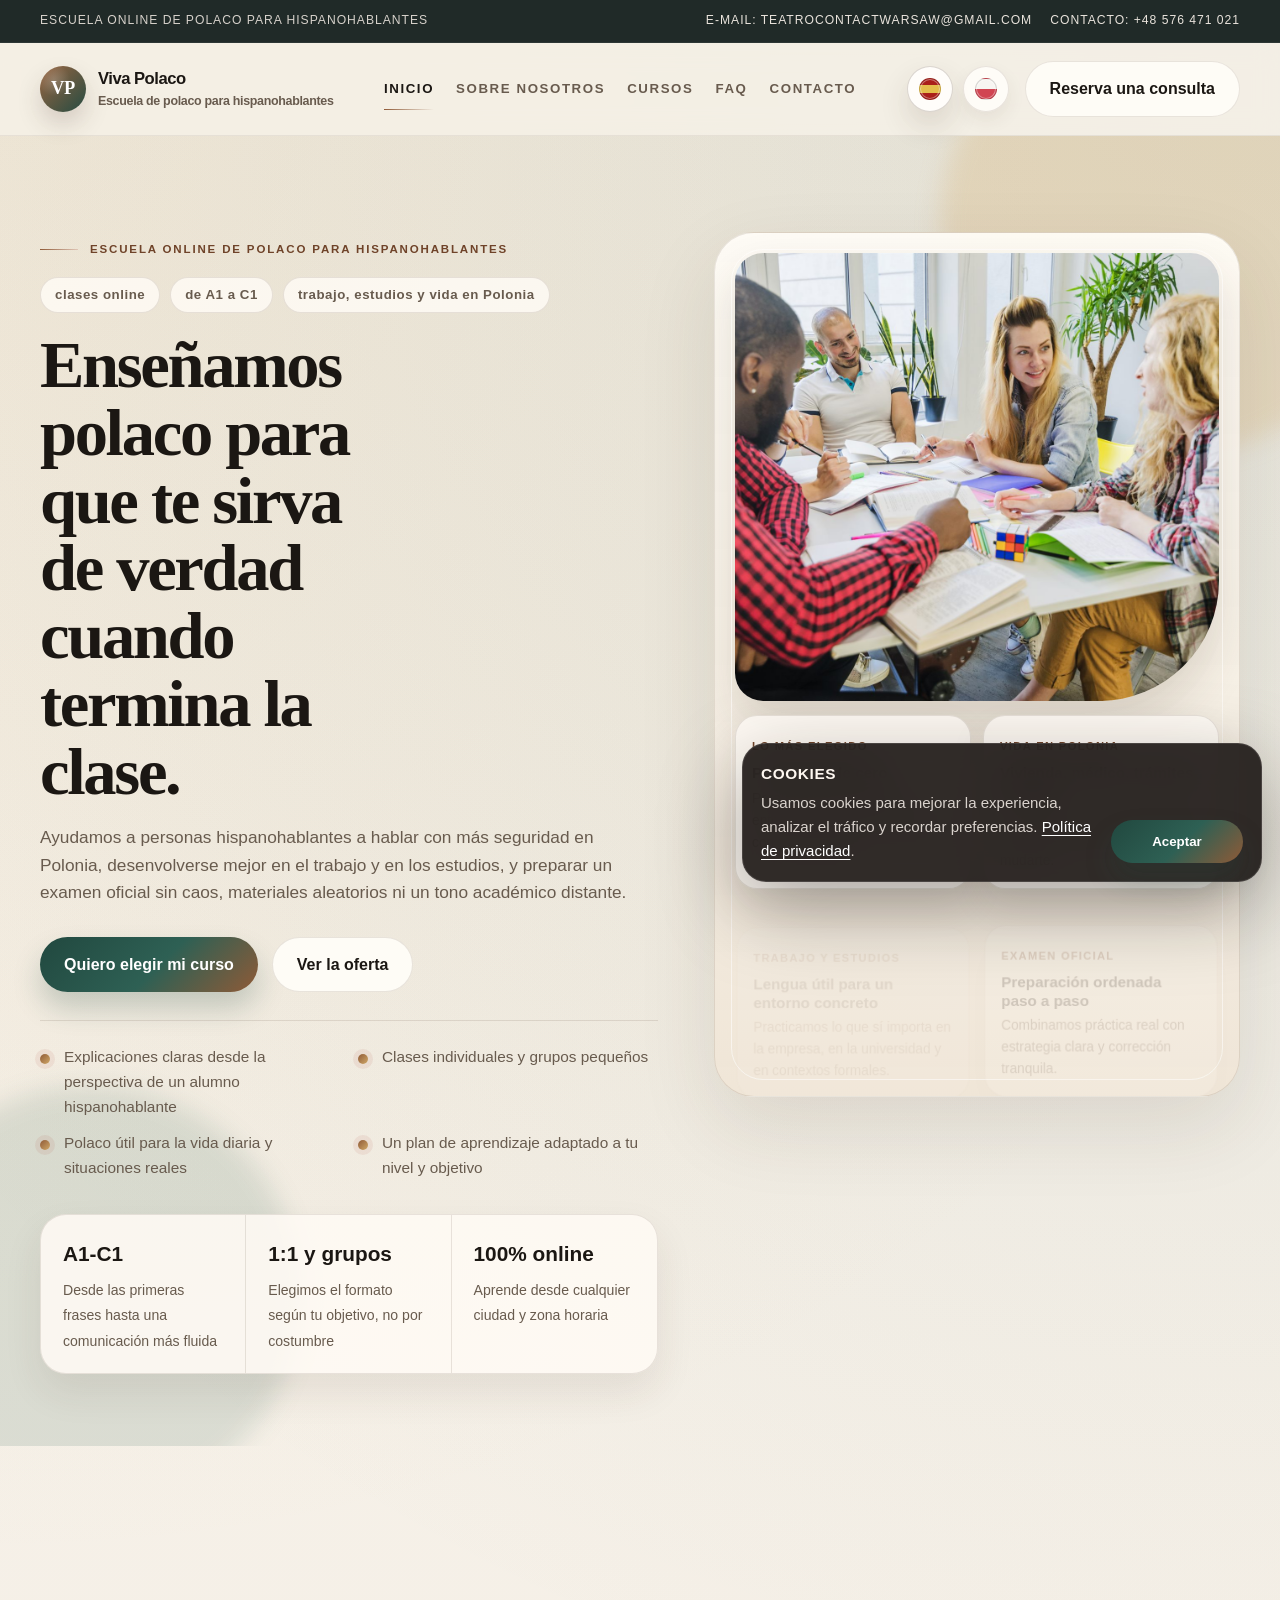
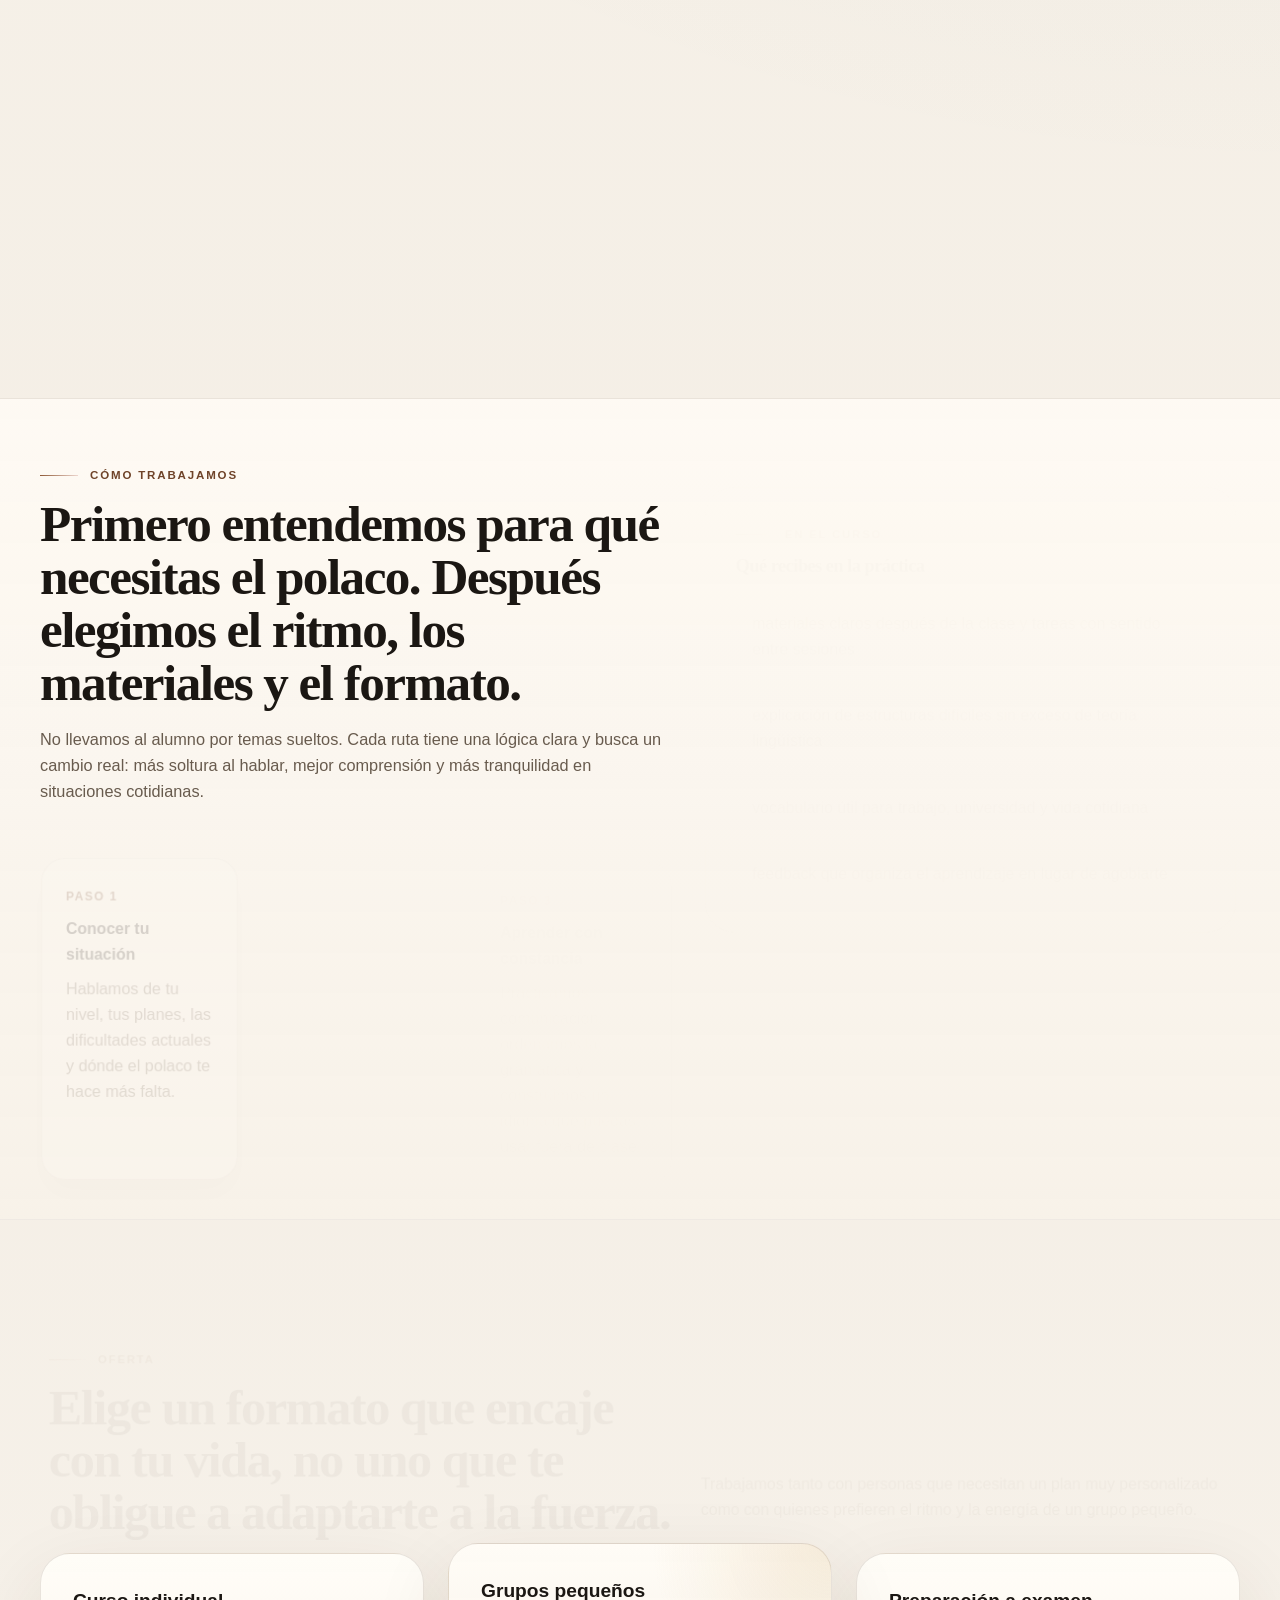
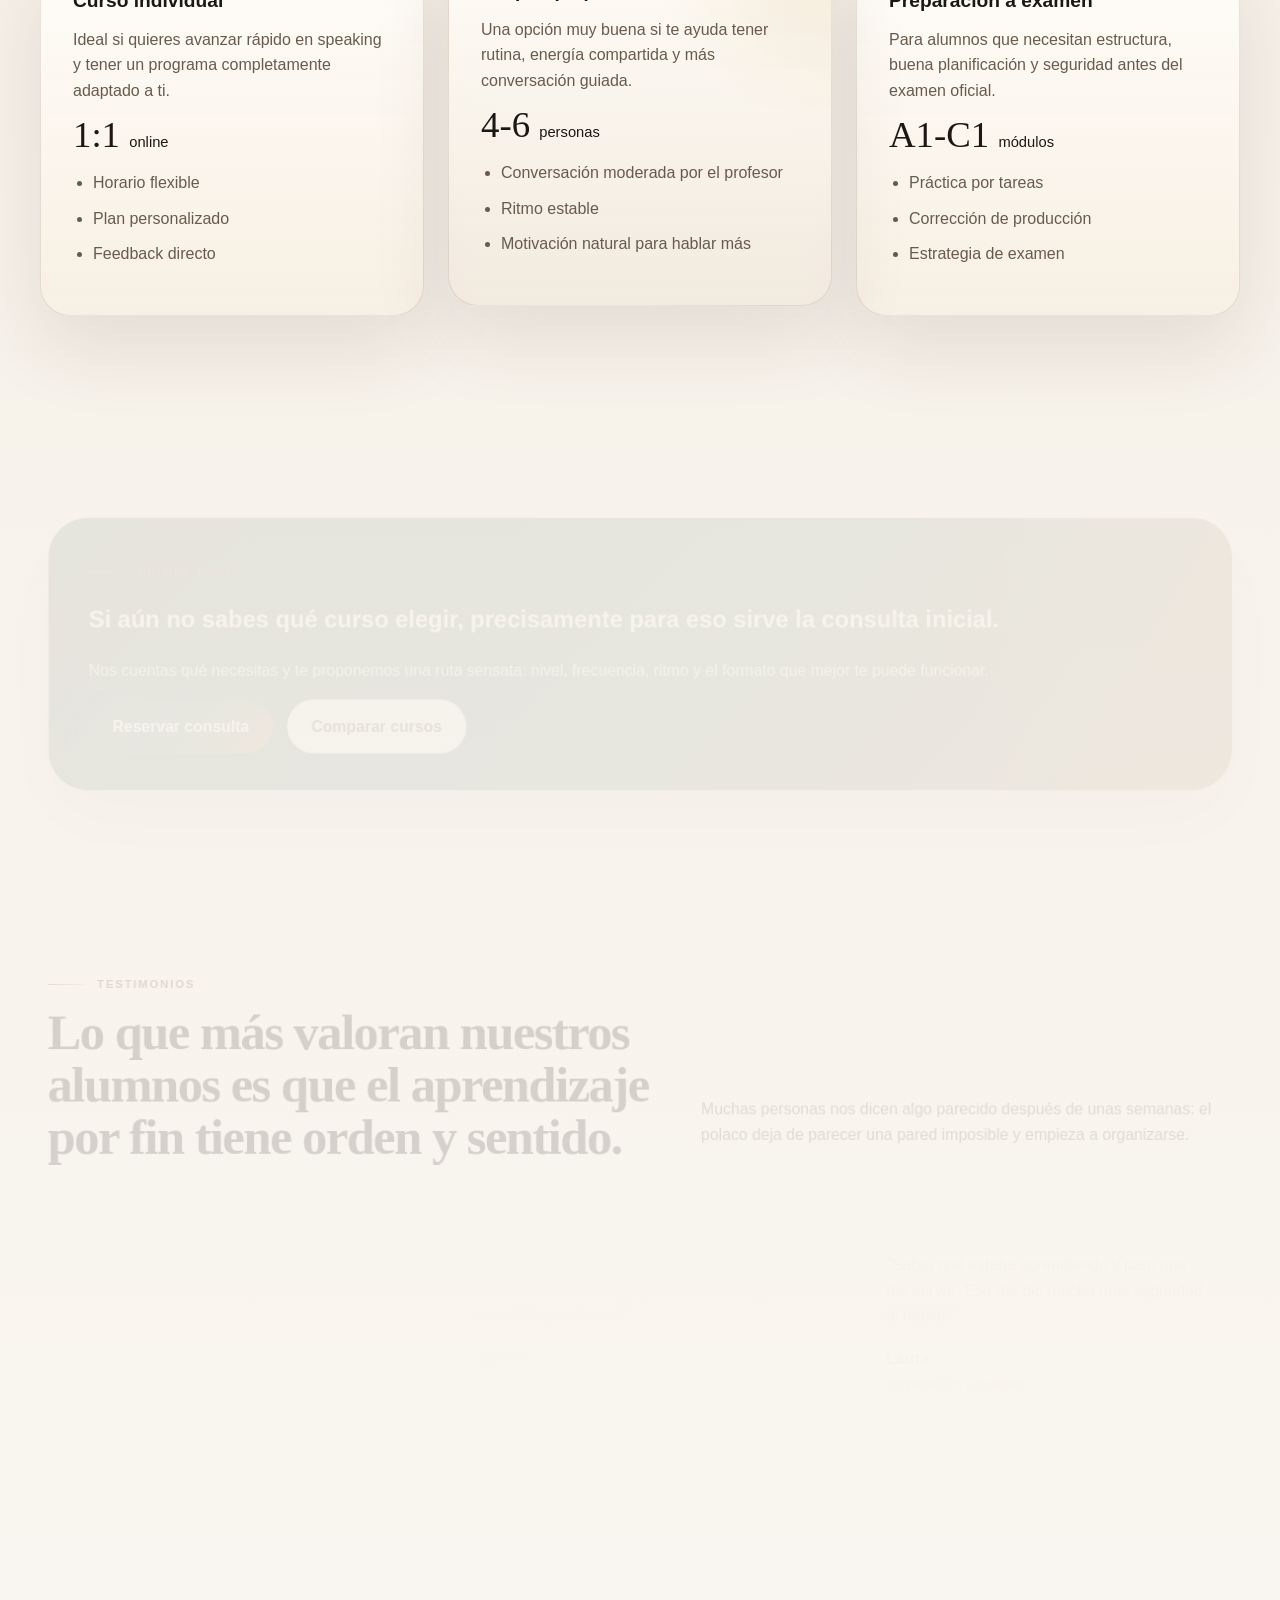
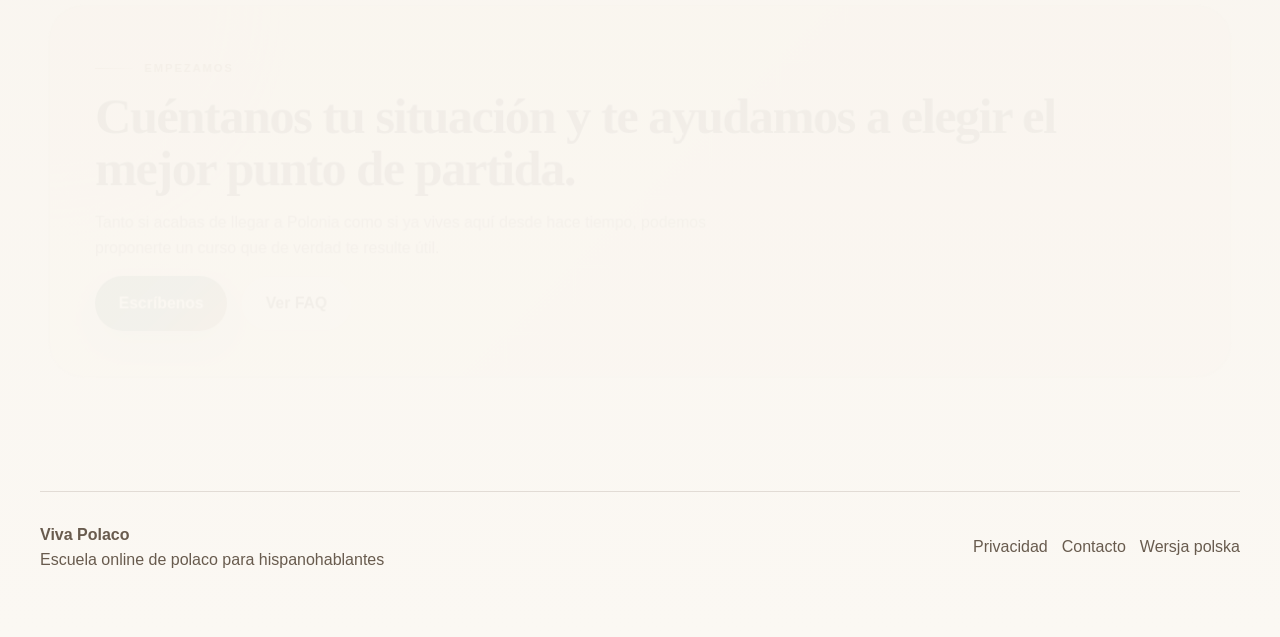
<file: index.html>
<!DOCTYPE html>
<html lang="pl">
  <head>
    <meta charset="UTF-8" />
    <meta http-equiv="refresh" content="0; url=es/" />
    <meta name="viewport" content="width=device-width, initial-scale=1.0" />
    <title>Viva Polaco | Szkoła polskiego dla osób hiszpańskojęzycznych</title>
    <meta
      name="description"
      content="Dwujęzyczna strona szkoły języka polskiego dla osób hiszpańskojęzycznych. Wybierz wersję hiszpańską lub polską."
    />
    <meta name="robots" content="index, follow" />
    <link rel="canonical" href="https://teatrodeidiomas.pl/hispano-polaco/" />
    <link rel="alternate" hreflang="es" href="https://teatrodeidiomas.pl/hispano-polaco/es/" />
    <link rel="alternate" hreflang="pl" href="https://teatrodeidiomas.pl/hispano-polaco/pl/" />
    <link rel="alternate" hreflang="x-default" href="https://teatrodeidiomas.pl/hispano-polaco/es/" />
    <link rel="stylesheet" href="assets/css/style.css" />
    <link rel="icon" type="image/svg+xml" href="assets/img/favicon.svg" />
  </head>
  <body>
    <main class="language-hub">
      <section class="hub-card">
        <span class="eyebrow">Viva Polaco</span>
        <h1>Elige idioma / Wybierz język</h1>
        <p class="content-lead">
          Escuela de polaco para personas hispanohablantes. Szkoła polskiego dla
          osób hiszpańskojęzycznych, które chcą uczyć się skutecznie i spokojnie.
        </p>
        <div class="hub-grid">
          <a class="hub-link" href="es/">
            <h2>Español</h2>
            <p>Entrar a la versión en español.</p>
          </a>
          <a class="hub-link" href="pl/">
            <h2>Polski</h2>
            <p>Przejdź do wersji polskiej.</p>
          </a>
        </div>
      </section>
    </main>
  </body>
</html>
</file>
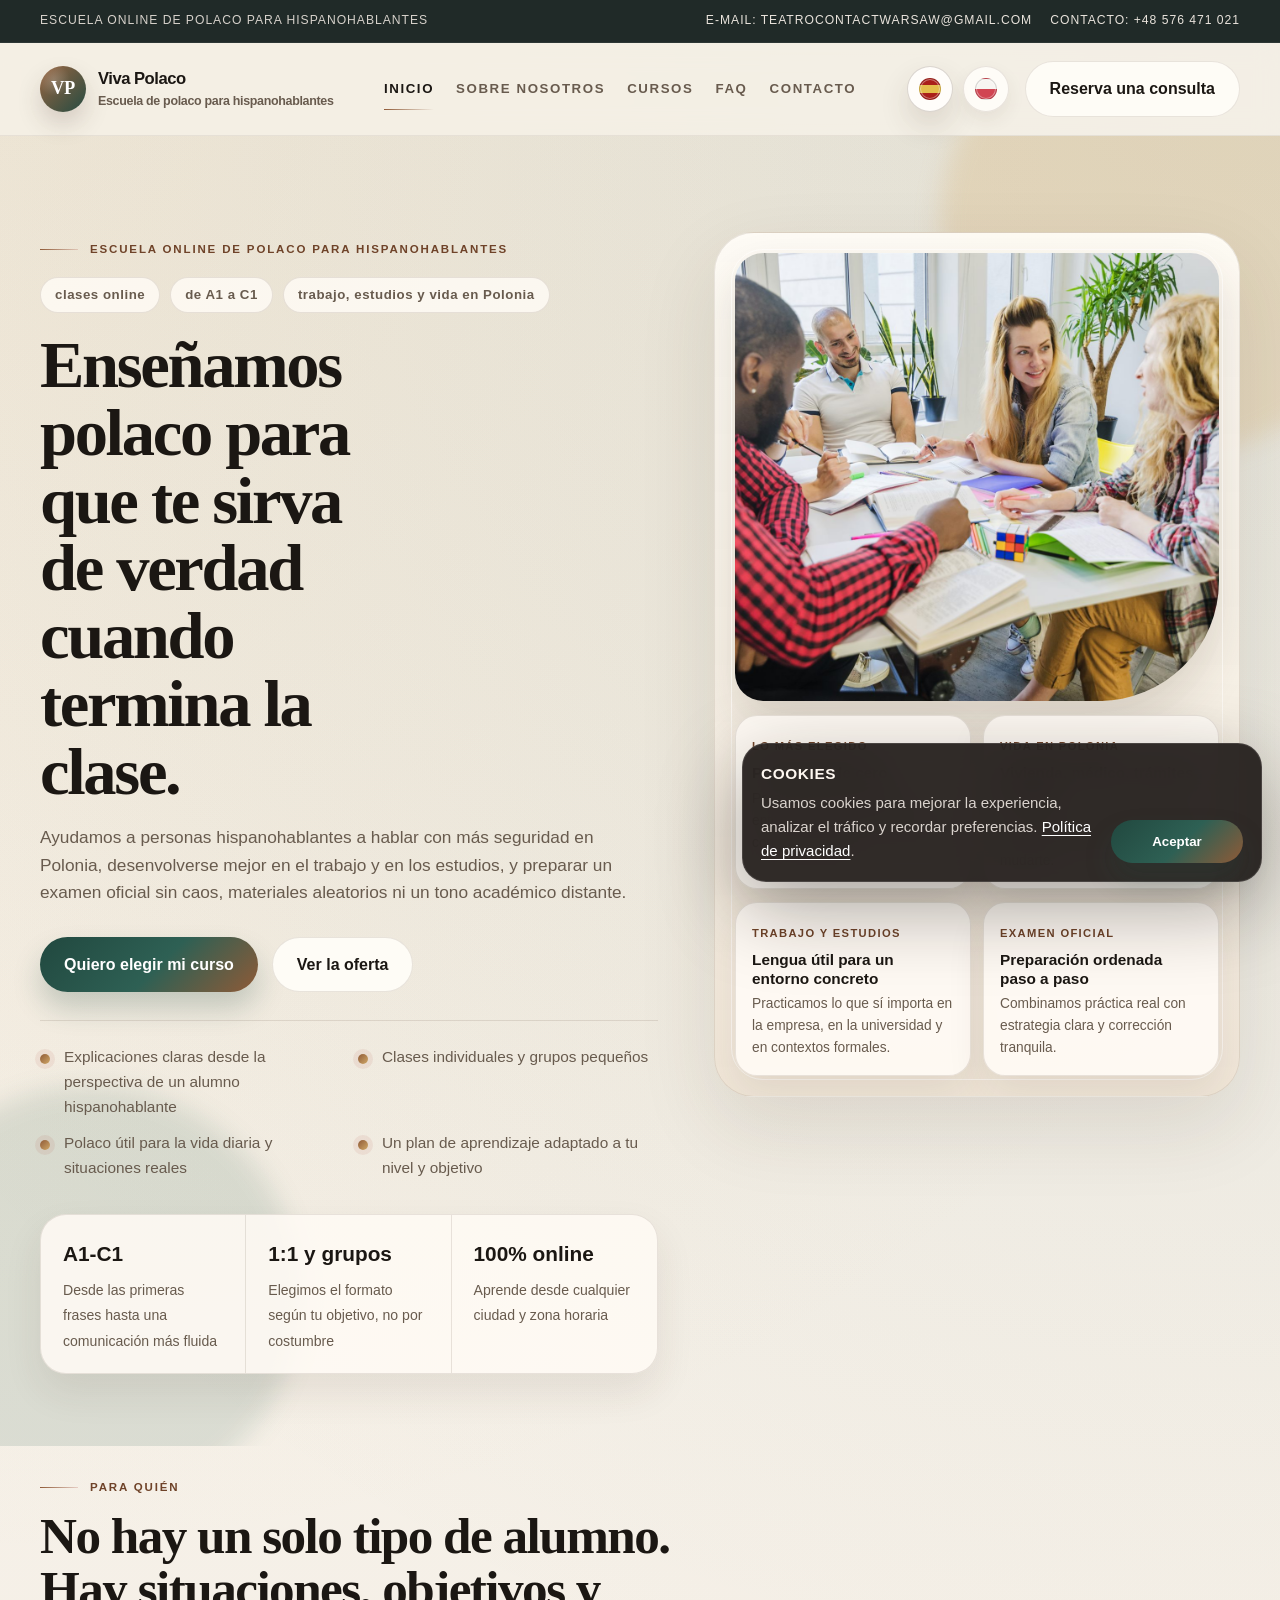
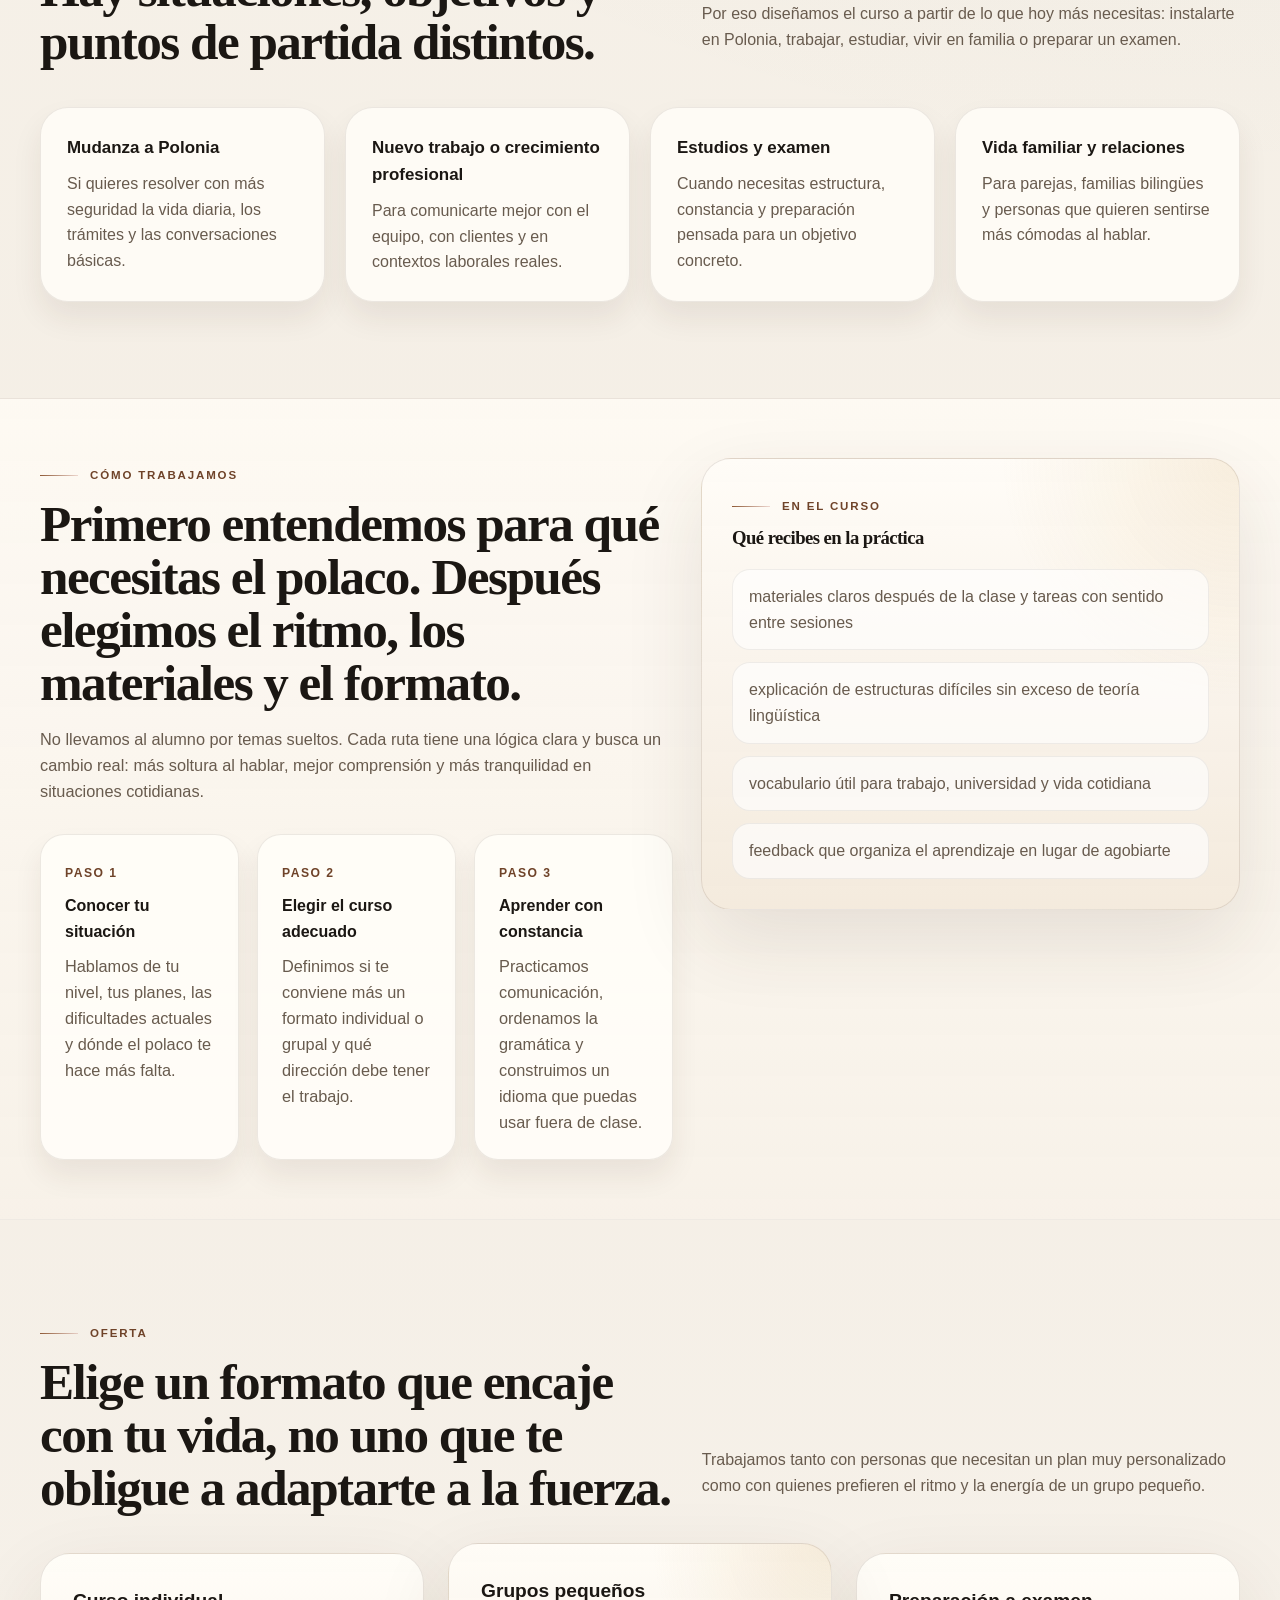
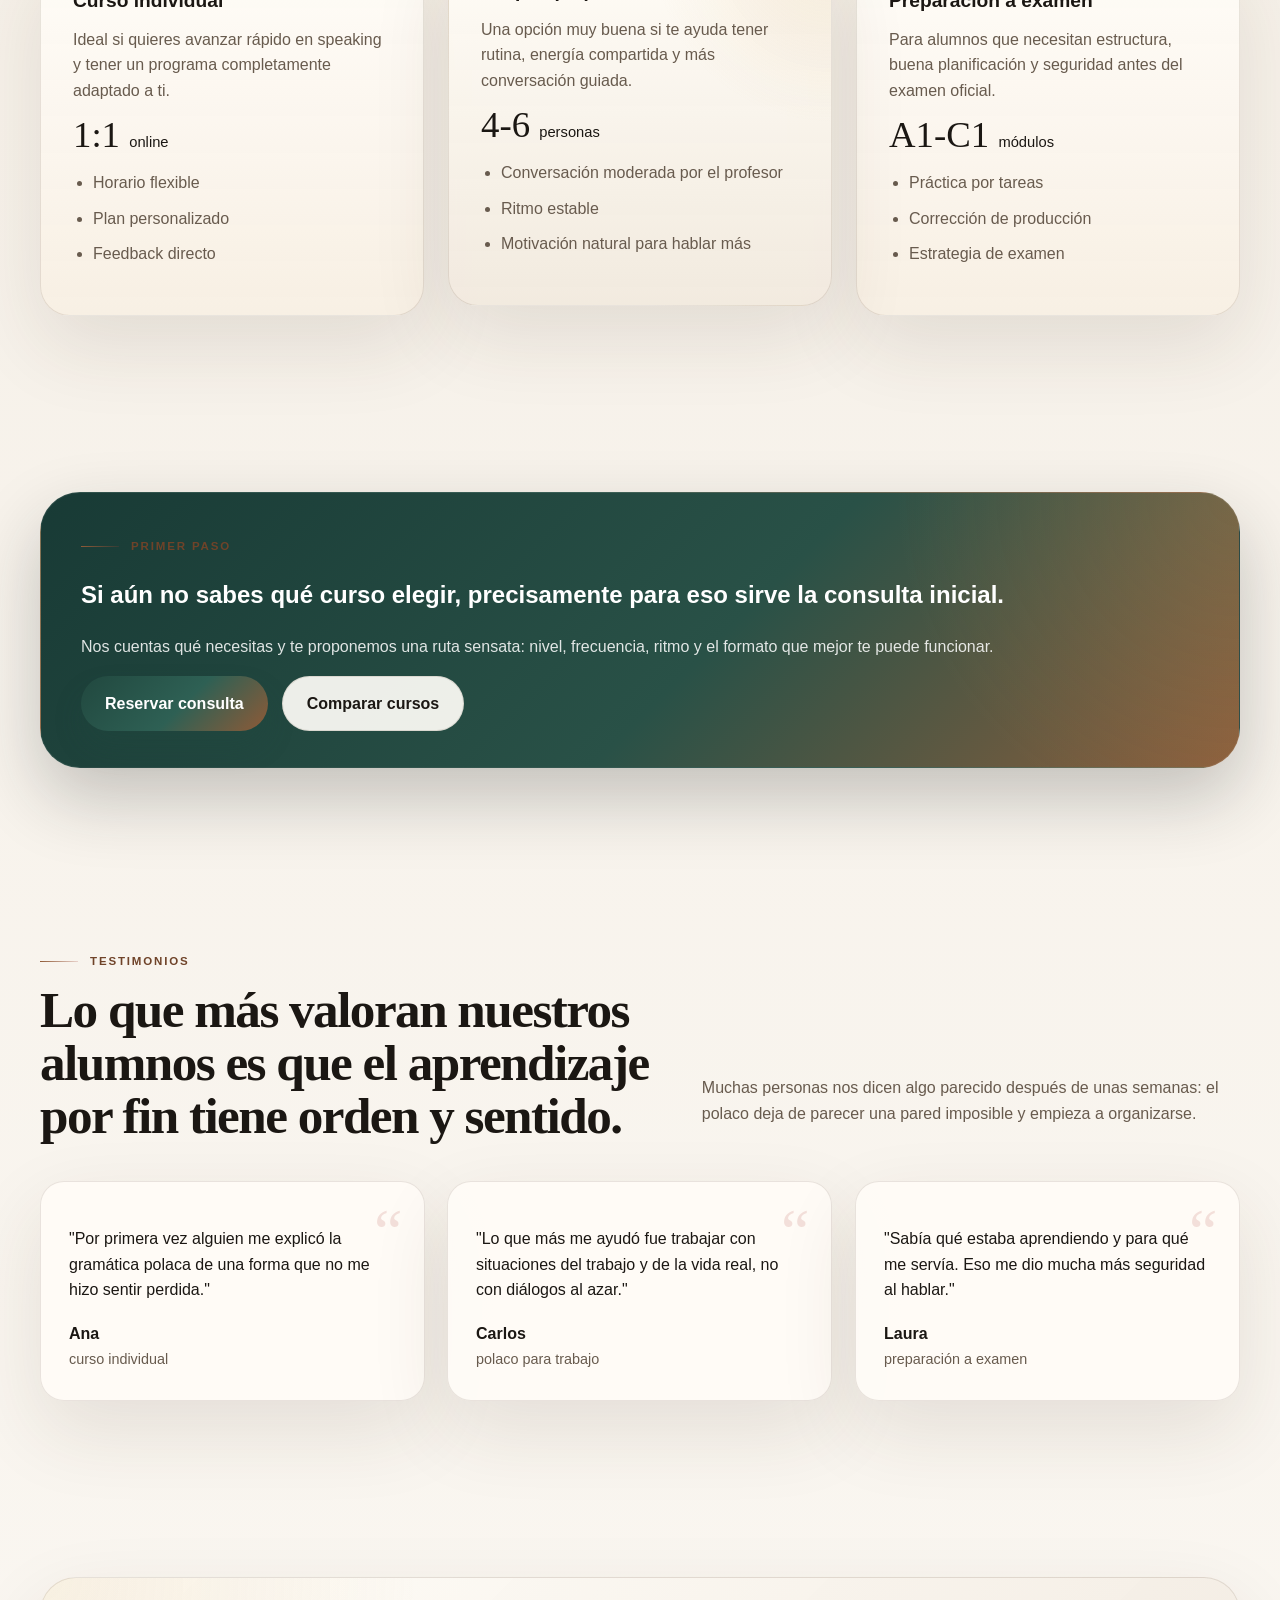
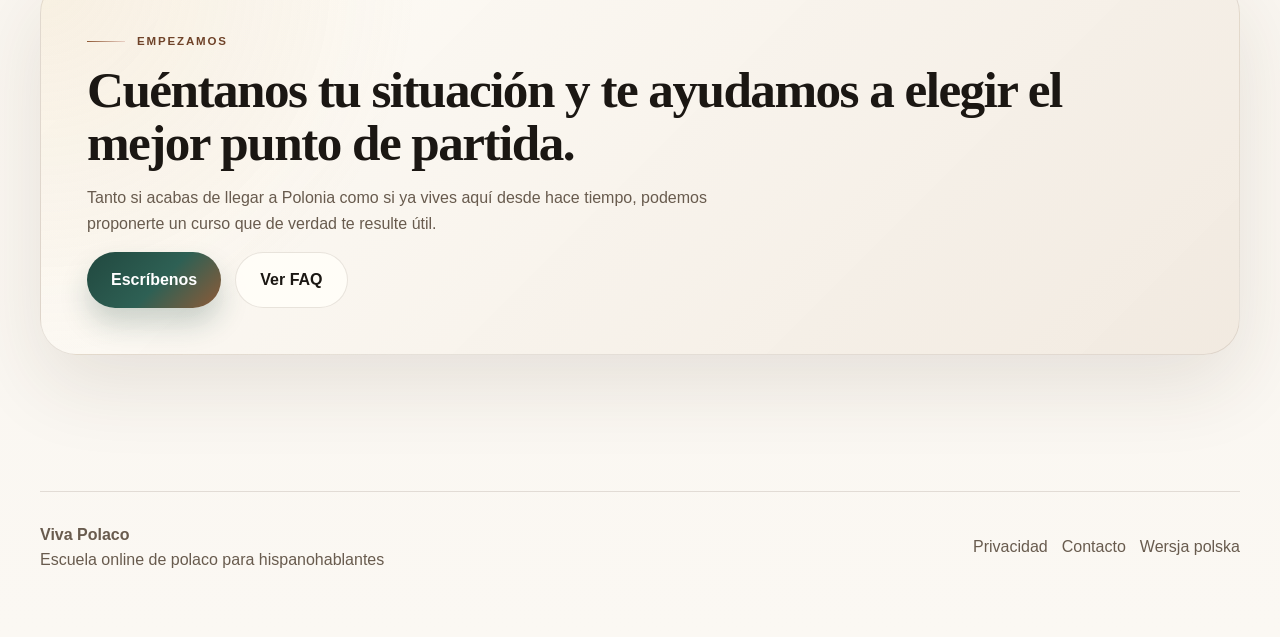
<file: es/index.html>
<!DOCTYPE html>
<html lang="es">
  <head>
    <meta charset="UTF-8" />
    <meta name="viewport" content="width=device-width, initial-scale=1.0" />
    <title>Polaco para hispanohablantes online | Viva Polaco</title>
    <meta
      name="description"
      content="Escuela online de polaco para hispanohablantes. Cursos para vivir en Polonia, trabajar, estudiar y preparar exámenes oficiales."
    />
    <meta name="robots" content="index, follow, max-image-preview:large" />
    <meta name="author" content="Viva Polaco" />
    <link rel="canonical" href="https://teatrodeidiomas.pl/hispano-polaco/es/" />
    <link rel="alternate" hreflang="es" href="https://teatrodeidiomas.pl/hispano-polaco/es/" />
    <link rel="alternate" hreflang="pl" href="https://teatrodeidiomas.pl/hispano-polaco/pl/" />
    <link rel="alternate" hreflang="x-default" href="https://teatrodeidiomas.pl/hispano-polaco/es/" />
    <meta property="og:type" content="website" />
    <meta property="og:locale" content="es_ES" />
    <meta property="og:title" content="Polaco para hispanohablantes online | Viva Polaco" />
    <meta
      property="og:description"
      content="Escuela de polaco online para personas hispanohablantes. Clases prácticas, una ruta clara y preparación real para vivir en Polonia, trabajar, estudiar o presentar un examen."
    />
    <meta property="og:url" content="https://teatrodeidiomas.pl/hispano-polaco/es/" />
    <meta property="og:site_name" content="Viva Polaco" />
    <meta
      property="og:image"
      content="https://teatrodeidiomas.pl/hispano-polaco/assets/img/og-viva-polaco.jpg"
    />
    <meta property="og:image:width" content="1200" />
    <meta property="og:image:height" content="630" />
    <meta name="twitter:card" content="summary_large_image" />
    <meta
      name="twitter:title"
      content="Polaco para hispanohablantes online | Viva Polaco"
    />
    <meta
      name="twitter:description"
      content="Cursos de polaco online para hispanohablantes: vida en Polonia, trabajo, estudios y exámenes."
    />
    <meta
      name="twitter:image"
      content="https://teatrodeidiomas.pl/hispano-polaco/assets/img/og-viva-polaco.jpg"
    />
    <meta name="theme-color" content="#d85f45" />
    <link
      rel="preload"
      as="image"
      href="../assets/img/classroom-hero.jpg"
      fetchpriority="high"
    />
    <link rel="stylesheet" href="../assets/css/style.css" />
    <link rel="icon" type="image/svg+xml" href="../assets/img/favicon.svg" />
    <script type="application/ld+json">
      {
        "@context": "https://schema.org",
        "@graph": [
          {
            "@type": "LanguageSchool",
            "@id": "https://teatrodeidiomas.pl/hispano-polaco/#school",
            "name": "Viva Polaco",
            "url": "https://teatrodeidiomas.pl/hispano-polaco/es/",
            "description": "Escuela online de polaco para hispanohablantes",
            "areaServed": "Worldwide",
            "inLanguage": ["es", "pl"]
          },
          {
            "@type": "WebSite",
            "@id": "https://teatrodeidiomas.pl/hispano-polaco/#website",
            "url": "https://teatrodeidiomas.pl/hispano-polaco/es/",
            "name": "Viva Polaco",
            "publisher": {
              "@id": "https://teatrodeidiomas.pl/hispano-polaco/#school"
            }
          }
        ]
      }
    </script>
  </head>
  <body>
    <header class="site-header">
      <div class="container header-inner">
        <a class="brand" href="./">
          <span class="brand-mark">VP</span>
          <span class="brand-copy">
            <strong>Viva Polaco</strong>
            <span>Escuela de polaco para hispanohablantes</span>
          </span>
        </a>
        <input class="nav-toggle" id="nav-toggle" type="checkbox" />
        <label class="nav-toggle-btn" for="nav-toggle" aria-label="Abrir menú"><span></span></label>
        <nav class="nav" aria-label="Navegación principal">
          <a class="active" href="./">Inicio</a>
          <a href="./about.html">Sobre nosotros</a>
          <a href="./offer.html">Cursos</a>
          <a href="./faq.html">FAQ</a>
          <a href="./contact.html">Contacto</a>
        </nav>
        <div class="header-actions">
          <div class="lang-switch" aria-label="Selector de idioma">
            <a class="active" href="./" aria-label="Versión en español"><span class="flag flag-es" aria-hidden="true"></span><span class="sr-only">ES</span></a>
            <a href="../pl/" aria-label="Wersja polska"><span class="flag flag-pl" aria-hidden="true"></span><span class="sr-only">PL</span></a>
          </div>
          <a class="btn btn-secondary" href="./contact.html">Reserva una consulta</a>
        </div>
      </div>
    </header>

    <main>
      <section class="hero">
        <div class="container hero-grid">
          <div class="hero-copy">
            <span class="eyebrow">Escuela online de polaco para hispanohablantes</span>
            <div class="hero-ribbon">
              <span>clases online</span>
              <span>de A1 a C1</span>
              <span>trabajo, estudios y vida en Polonia</span>
            </div>
            <h1>Enseñamos polaco para que te sirva de verdad cuando termina la clase.</h1>
            <p>
              Ayudamos a personas hispanohablantes a hablar con más seguridad en Polonia,
              desenvolverse mejor en el trabajo y en los estudios, y preparar un examen
              oficial sin caos, materiales aleatorios ni un tono académico distante.
            </p>
            <div class="hero-actions">
              <a class="btn btn-primary" href="./contact.html">Quiero elegir mi curso</a>
              <a class="btn btn-secondary" href="./offer.html">Ver la oferta</a>
            </div>
            <ul class="hero-points">
              <li>Explicaciones claras desde la perspectiva de un alumno hispanohablante</li>
              <li>Clases individuales y grupos pequeños</li>
              <li>Polaco útil para la vida diaria y situaciones reales</li>
              <li>Un plan de aprendizaje adaptado a tu nivel y objetivo</li>
            </ul>
            <div class="hero-stats">
              <div class="hero-stat">
                <strong>A1-C1</strong>
                <span>Desde las primeras frases hasta una comunicación más fluida</span>
              </div>
              <div class="hero-stat">
                <strong>1:1 y grupos</strong>
                <span>Elegimos el formato según tu objetivo, no por costumbre</span>
              </div>
              <div class="hero-stat">
                <strong>100% online</strong>
                <span>Aprende desde cualquier ciudad y zona horaria</span>
              </div>
            </div>
          </div>
          <div class="hero-card">
            <div class="hero-photo">
              <img
                src="../assets/img/classroom-hero.jpg"
                alt="Clases online de polaco para hispanohablantes"
                width="1600"
                height="900"
                fetchpriority="high"
              />
            </div>
            <div class="hero-panel-grid">
              <article class="mini-panel">
                <span class="mini-panel__label">Lo más elegido</span>
                <strong>Polaco desde cero</strong>
                <p>Para empezar a hablar y entender mensajes cotidianos con más rapidez.</p>
              </article>
              <article class="mini-panel">
                <span class="mini-panel__label">Vida en Polonia</span>
                <strong>Vivienda, médico, trámites, escuela</strong>
                <p>Trabajamos con situaciones que realmente aparecen después de mudarte.</p>
              </article>
              <article class="mini-panel">
                <span class="mini-panel__label">Trabajo y estudios</span>
                <strong>Lengua útil para un entorno concreto</strong>
                <p>Practicamos lo que sí importa en la empresa, en la universidad y en contextos formales.</p>
              </article>
              <article class="mini-panel">
                <span class="mini-panel__label">Examen oficial</span>
                <strong>Preparación ordenada paso a paso</strong>
                <p>Combinamos práctica real con estrategia clara y corrección tranquila.</p>
              </article>
            </div>
          </div>
        </div>
      </section>

      <section class="section section-tight">
        <div class="container">
          <div class="section-head">
            <div>
              <span class="eyebrow">Para quién</span>
              <h2>No hay un solo tipo de alumno. Hay situaciones, objetivos y puntos de partida distintos.</h2>
            </div>
            <p>
              Por eso diseñamos el curso a partir de lo que hoy más necesitas:
              instalarte en Polonia, trabajar, estudiar, vivir en familia o preparar un examen.
            </p>
          </div>
          <div class="audience-grid">
            <article class="audience-card">
              <strong>Mudanza a Polonia</strong>
              <p>Si quieres resolver con más seguridad la vida diaria, los trámites y las conversaciones básicas.</p>
            </article>
            <article class="audience-card">
              <strong>Nuevo trabajo o crecimiento profesional</strong>
              <p>Para comunicarte mejor con el equipo, con clientes y en contextos laborales reales.</p>
            </article>
            <article class="audience-card">
              <strong>Estudios y examen</strong>
              <p>Cuando necesitas estructura, constancia y preparación pensada para un objetivo concreto.</p>
            </article>
            <article class="audience-card">
              <strong>Vida familiar y relaciones</strong>
              <p>Para parejas, familias bilingües y personas que quieren sentirse más cómodas al hablar.</p>
            </article>
          </div>
        </div>
      </section>

      <section class="section section-soft">
        <div class="container insight-shell">
          <div class="insight-copy">
            <span class="eyebrow">Cómo trabajamos</span>
            <h2>Primero entendemos para qué necesitas el polaco. Después elegimos el ritmo, los materiales y el formato.</h2>
            <p>
              No llevamos al alumno por temas sueltos. Cada ruta tiene una lógica clara
              y busca un cambio real: más soltura al hablar, mejor comprensión y más
              tranquilidad en situaciones cotidianas.
            </p>
            <div class="process-grid">
              <article class="process-step">
                <span>Paso 1</span>
                <strong>Conocer tu situación</strong>
                <p>Hablamos de tu nivel, tus planes, las dificultades actuales y dónde el polaco te hace más falta.</p>
              </article>
              <article class="process-step">
                <span>Paso 2</span>
                <strong>Elegir el curso adecuado</strong>
                <p>Definimos si te conviene más un formato individual o grupal y qué dirección debe tener el trabajo.</p>
              </article>
              <article class="process-step">
                <span>Paso 3</span>
                <strong>Aprender con constancia</strong>
                <p>Practicamos comunicación, ordenamos la gramática y construimos un idioma que puedas usar fuera de clase.</p>
              </article>
            </div>
          </div>
          <aside class="insight-aside">
            <span class="eyebrow">En el curso</span>
            <h3>Qué recibes en la práctica</h3>
            <ul>
              <li>materiales claros después de la clase y tareas con sentido entre sesiones</li>
              <li>explicación de estructuras difíciles sin exceso de teoría lingüística</li>
              <li>vocabulario útil para trabajo, universidad y vida cotidiana</li>
              <li>feedback que organiza el aprendizaje en lugar de agobiarte</li>
            </ul>
          </aside>
        </div>
      </section>

      <section class="section">
        <div class="container">
          <div class="section-head">
            <div>
              <span class="eyebrow">Oferta</span>
              <h2>Elige un formato que encaje con tu vida, no uno que te obligue a adaptarte a la fuerza.</h2>
            </div>
            <p>
              Trabajamos tanto con personas que necesitan un plan muy personalizado
              como con quienes prefieren el ritmo y la energía de un grupo pequeño.
            </p>
          </div>
          <div class="pricing-grid">
            <article class="pricing-card">
              <h3>Curso individual</h3>
              <p>Ideal si quieres avanzar rápido en speaking y tener un programa completamente adaptado a ti.</p>
              <div class="price">1:1 <small>online</small></div>
              <ul class="check-list">
                <li>Horario flexible</li>
                <li>Plan personalizado</li>
                <li>Feedback directo</li>
              </ul>
            </article>
            <article class="pricing-card featured">
              <h3>Grupos pequeños</h3>
              <p>Una opción muy buena si te ayuda tener rutina, energía compartida y más conversación guiada.</p>
              <div class="price">4-6 <small>personas</small></div>
              <ul class="check-list">
                <li>Conversación moderada por el profesor</li>
                <li>Ritmo estable</li>
                <li>Motivación natural para hablar más</li>
              </ul>
            </article>
            <article class="pricing-card">
              <h3>Preparación a examen</h3>
              <p>Para alumnos que necesitan estructura, buena planificación y seguridad antes del examen oficial.</p>
              <div class="price">A1-C1 <small>módulos</small></div>
              <ul class="check-list">
                <li>Práctica por tareas</li>
                <li>Corrección de producción</li>
                <li>Estrategia de examen</li>
              </ul>
            </article>
          </div>
        </div>
      </section>

      <section class="section">
        <div class="container banner">
          <span class="eyebrow">Primer paso</span>
          <h2>Si aún no sabes qué curso elegir, precisamente para eso sirve la consulta inicial.</h2>
          <p>
            Nos cuentas qué necesitas y te proponemos una ruta sensata:
            nivel, frecuencia, ritmo y el formato que mejor te puede funcionar.
          </p>
          <div class="cta-actions">
            <a class="btn btn-primary" href="./contact.html">Reservar consulta</a>
            <a class="btn btn-secondary" href="./offer.html">Comparar cursos</a>
          </div>
        </div>
      </section>

      <section class="section">
        <div class="container">
          <div class="section-head">
            <div>
              <span class="eyebrow">Testimonios</span>
              <h2>Lo que más valoran nuestros alumnos es que el aprendizaje por fin tiene orden y sentido.</h2>
            </div>
            <p>
              Muchas personas nos dicen algo parecido después de unas semanas:
              el polaco deja de parecer una pared imposible y empieza a organizarse.
            </p>
          </div>
          <div class="testimonials">
            <article class="quote">
              <p>"Por primera vez alguien me explicó la gramática polaca de una forma que no me hizo sentir perdida."</p>
              <strong>Ana</strong>
              <span>curso individual</span>
            </article>
            <article class="quote">
              <p>"Lo que más me ayudó fue trabajar con situaciones del trabajo y de la vida real, no con diálogos al azar."</p>
              <strong>Carlos</strong>
              <span>polaco para trabajo</span>
            </article>
            <article class="quote">
              <p>"Sabía qué estaba aprendiendo y para qué me servía. Eso me dio mucha más seguridad al hablar."</p>
              <strong>Laura</strong>
              <span>preparación a examen</span>
            </article>
          </div>
        </div>
      </section>

      <section class="section">
        <div class="container cta-panel">
          <span class="eyebrow">Empezamos</span>
          <h2>Cuéntanos tu situación y te ayudamos a elegir el mejor punto de partida.</h2>
          <p>
            Tanto si acabas de llegar a Polonia como si ya vives aquí desde hace tiempo,
            podemos proponerte un curso que de verdad te resulte útil.
          </p>
          <div class="cta-actions">
            <a class="btn btn-primary" href="./contact.html">Escríbenos</a>
            <a class="btn btn-secondary" href="./faq.html">Ver FAQ</a>
          </div>
        </div>
      </section>
    </main>

    <footer class="site-footer">
      <div class="container footer-inner">
        <div>
          <strong>Viva Polaco</strong>
          <div>Escuela online de polaco para hispanohablantes</div>
        </div>
        <div class="footer-links">
          <a href="./privacy-policy.html">Privacidad</a>
          <a href="./contact.html">Contacto</a>
          <a href="../pl/">Wersja polska</a>
        </div>
      </div>
    </footer>

    <script src="../assets/js/site.js" defer></script>
  </body>
</html>
</file>
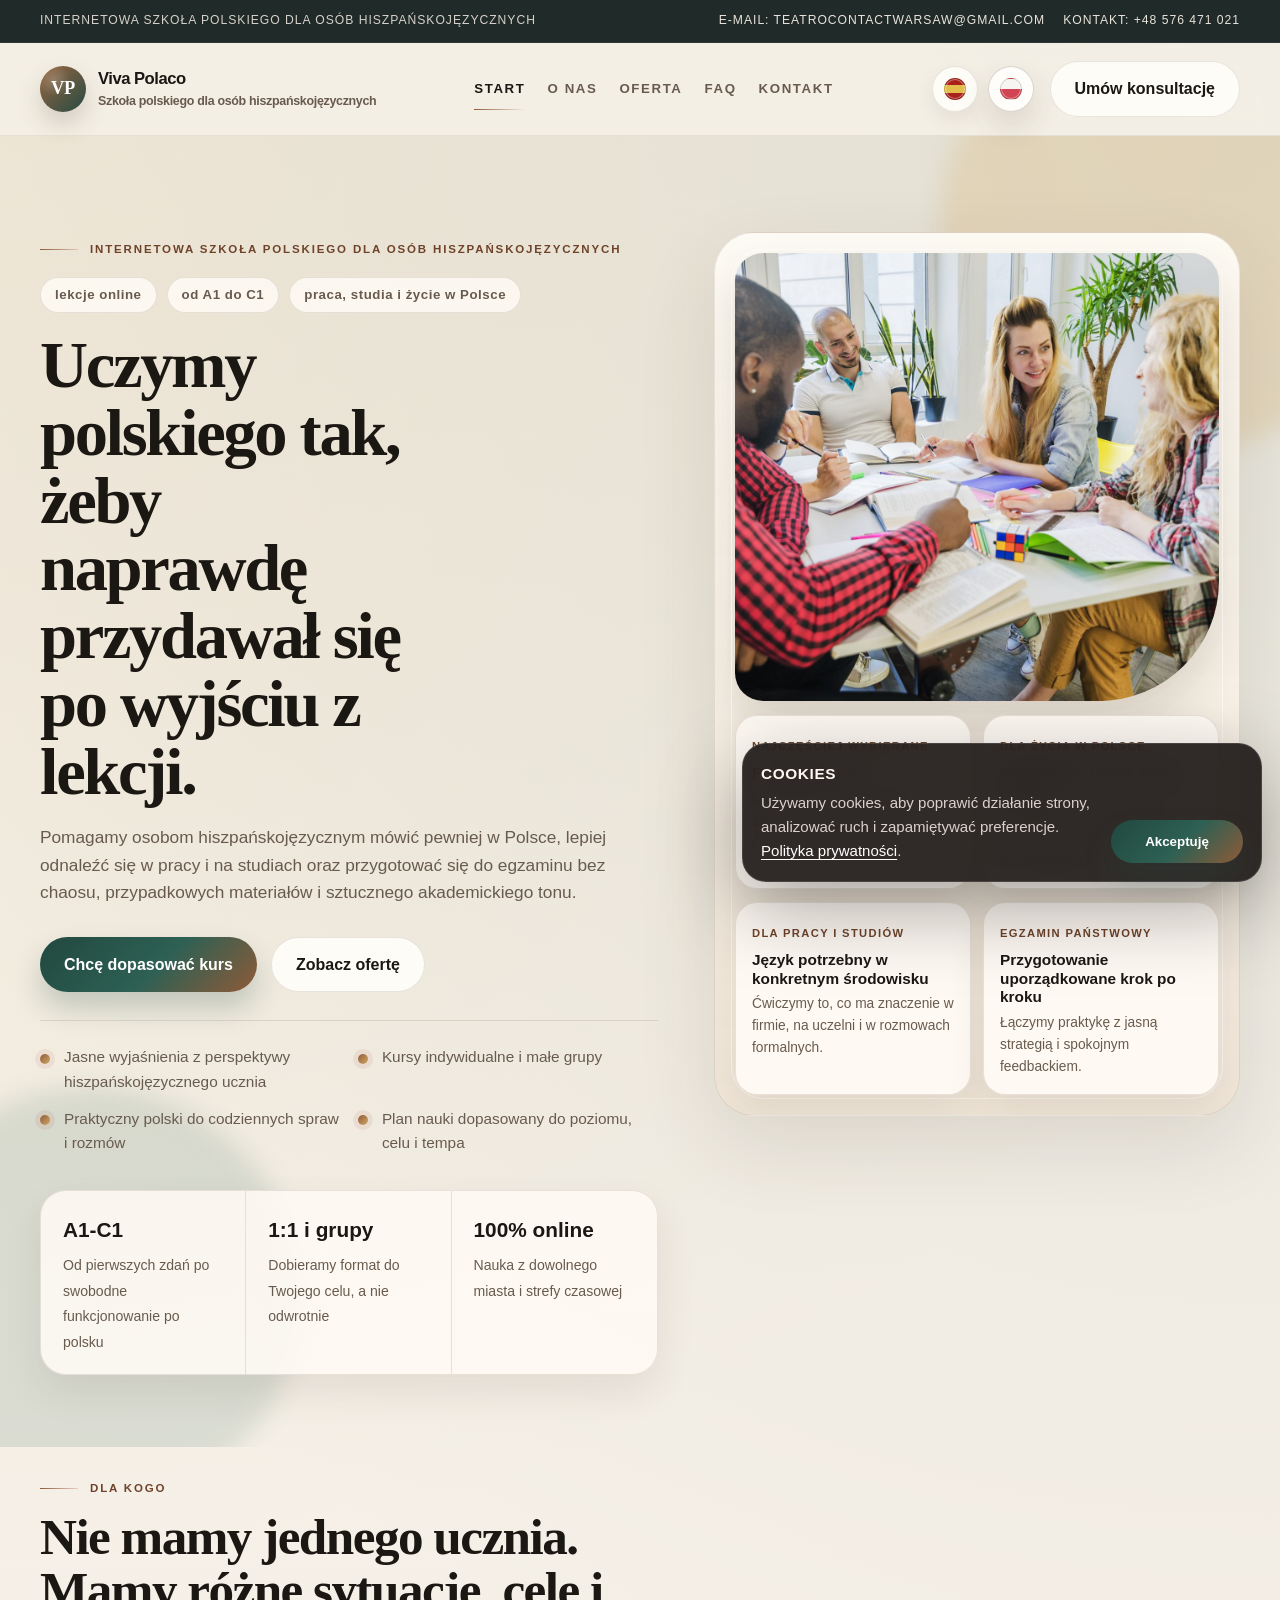
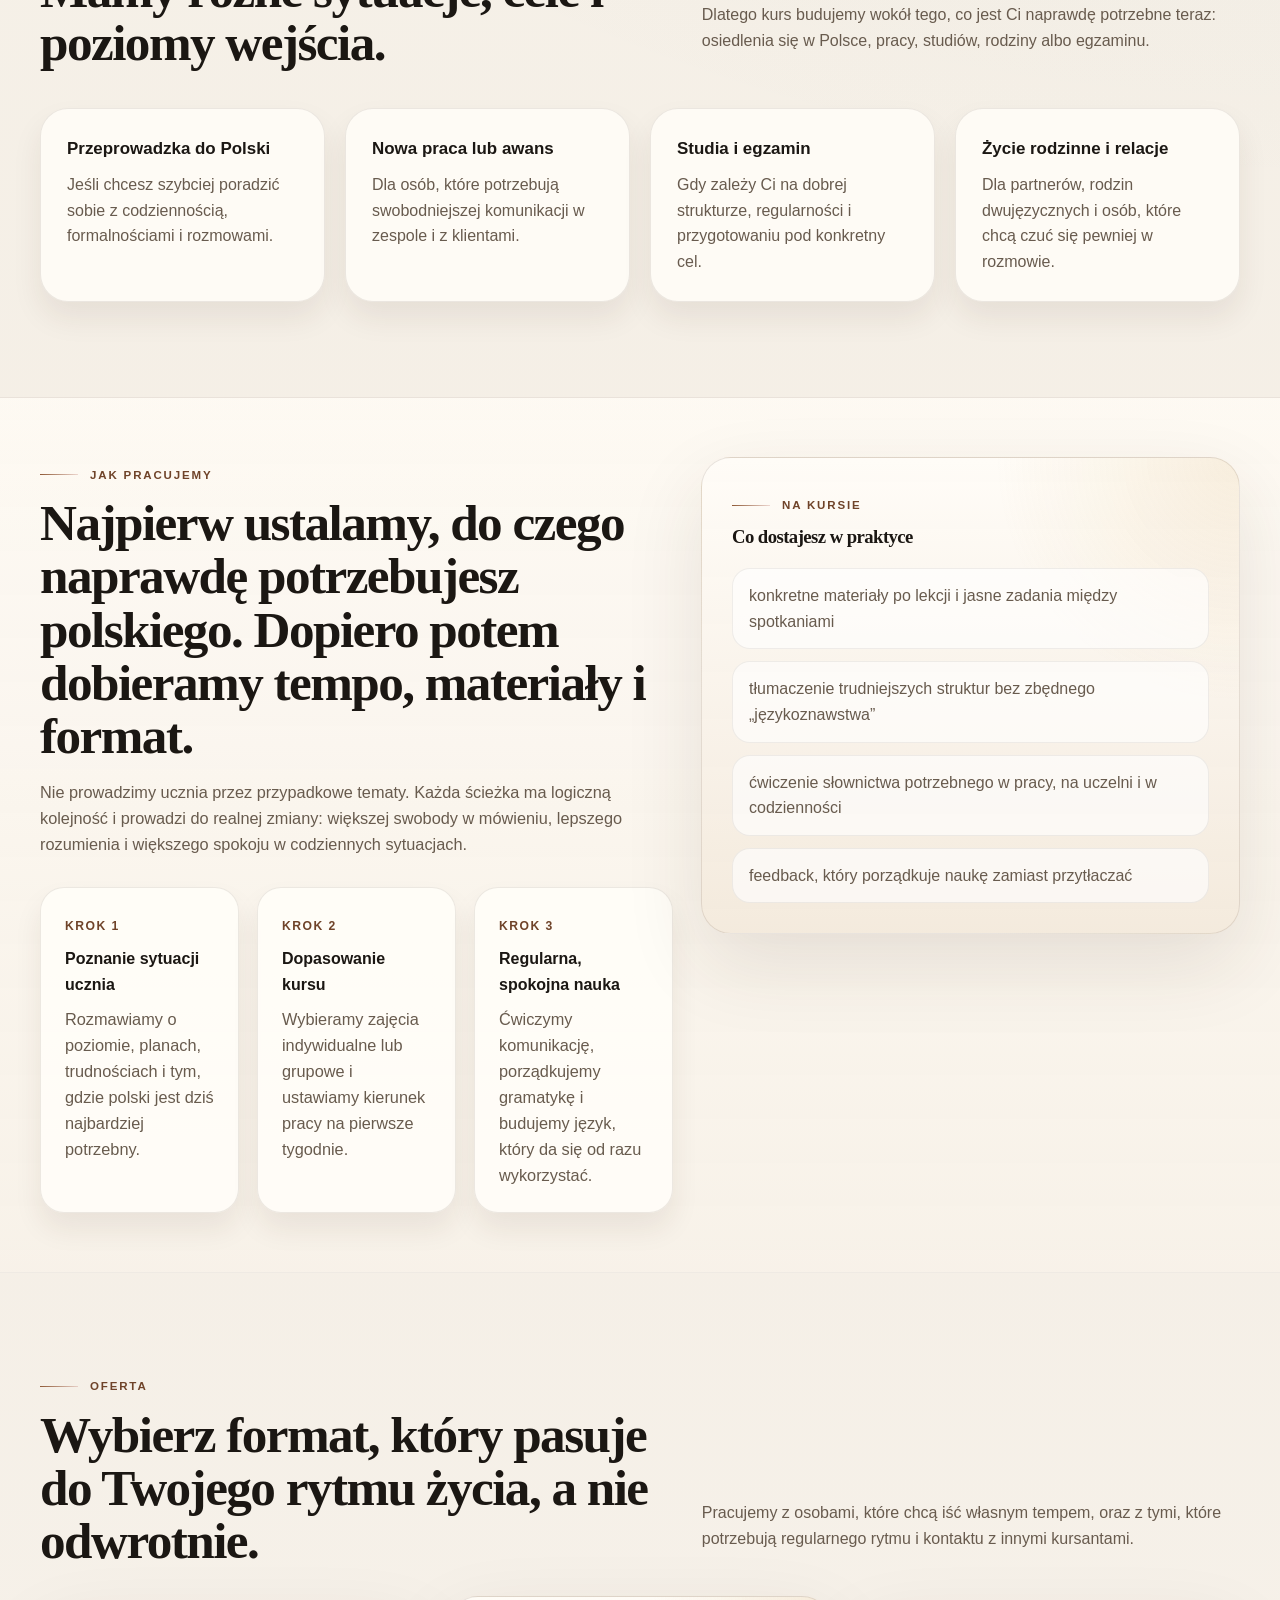
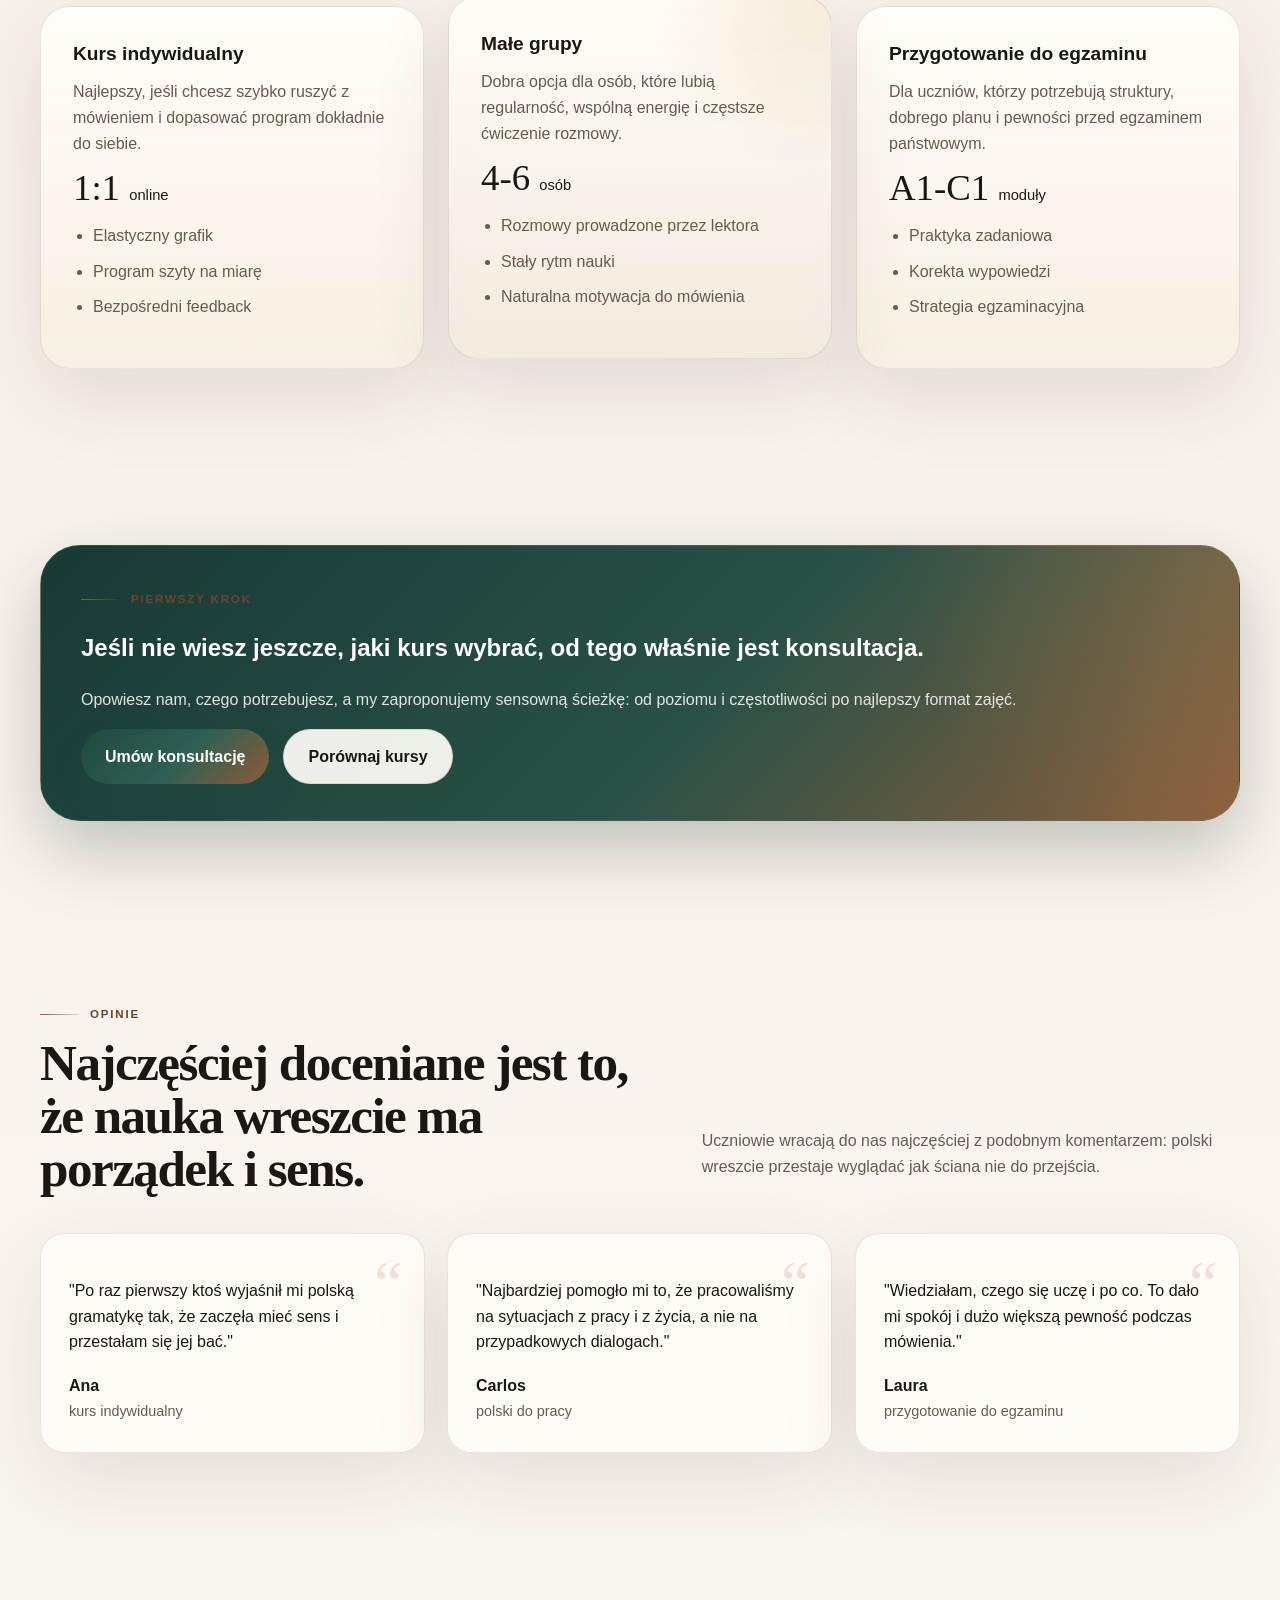
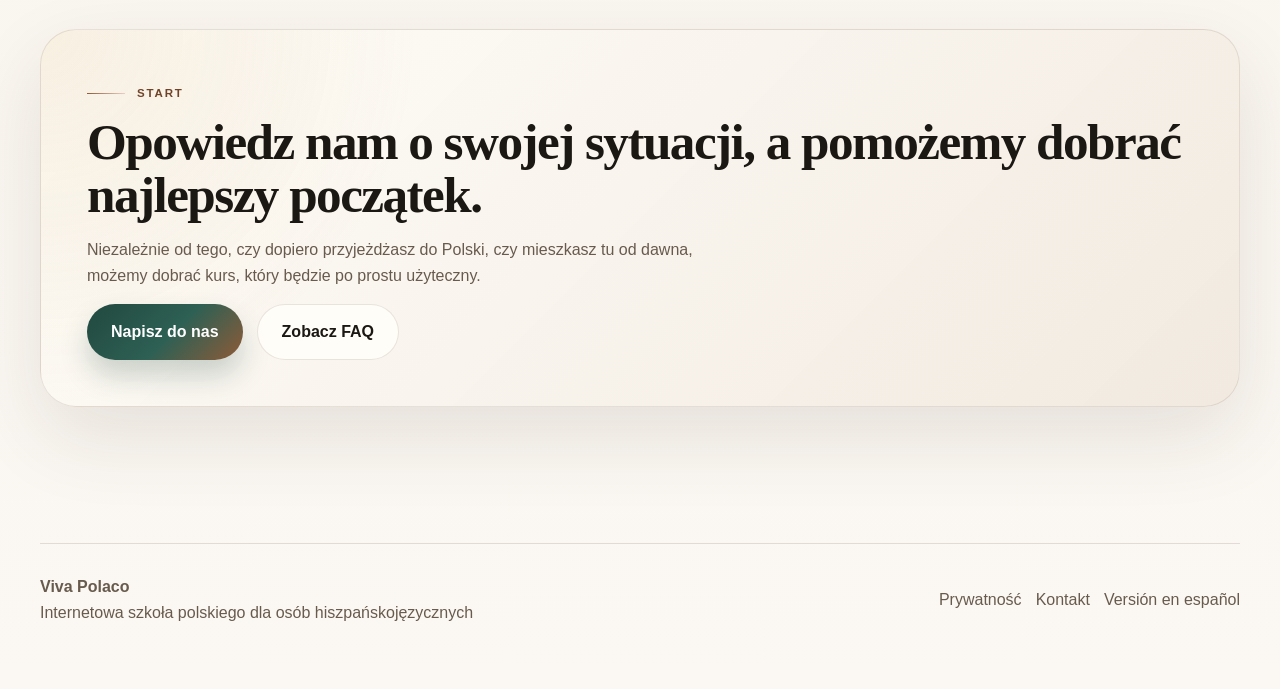
<file: pl/index.html>
<!DOCTYPE html>
<html lang="pl">
  <head>
    <meta charset="UTF-8" />
    <meta name="viewport" content="width=device-width, initial-scale=1.0" />
    <title>Polski dla Hiszpanów i osób hiszpańskojęzycznych online | Viva Polaco</title>
    <meta
      name="description"
      content="Internetowa szkoła języka polskiego dla Hiszpanów i osób hiszpańskojęzycznych. Kursy do życia w Polsce, pracy, studiów i egzaminów państwowych."
    />
    <meta name="robots" content="index, follow, max-image-preview:large" />
    <meta name="author" content="Viva Polaco" />
    <link rel="canonical" href="https://teatrodeidiomas.pl/hispano-polaco/pl/" />
    <link rel="alternate" hreflang="es" href="https://teatrodeidiomas.pl/hispano-polaco/es/" />
    <link rel="alternate" hreflang="pl" href="https://teatrodeidiomas.pl/hispano-polaco/pl/" />
    <link rel="alternate" hreflang="x-default" href="https://teatrodeidiomas.pl/hispano-polaco/es/" />
    <meta property="og:type" content="website" />
    <meta property="og:locale" content="pl_PL" />
    <meta property="og:title" content="Polski dla Hiszpanów i osób hiszpańskojęzycznych | Viva Polaco" />
    <meta
      property="og:description"
      content="Szkoła polskiego online dla odbiorców hiszpańskojęzycznych. Praktyczny kurs, logiczna ścieżka i realne przygotowanie do życia w Polsce, pracy, studiów i egzaminów."
    />
    <meta property="og:url" content="https://teatrodeidiomas.pl/hispano-polaco/pl/" />
    <meta property="og:site_name" content="Viva Polaco" />
    <meta
      property="og:image"
      content="https://teatrodeidiomas.pl/hispano-polaco/assets/img/og-viva-polaco.jpg"
    />
    <meta property="og:image:width" content="1200" />
    <meta property="og:image:height" content="630" />
    <meta name="twitter:card" content="summary_large_image" />
    <meta
      name="twitter:title"
      content="Polski dla Hiszpanów i osób hiszpańskojęzycznych | Viva Polaco"
    />
    <meta
      name="twitter:description"
      content="Kursy polskiego online dla osób hiszpańskojęzycznych: życie w Polsce, praca, studia i egzaminy."
    />
    <meta
      name="twitter:image"
      content="https://teatrodeidiomas.pl/hispano-polaco/assets/img/og-viva-polaco.jpg"
    />
    <meta name="theme-color" content="#d85f45" />
    <link
      rel="preload"
      as="image"
      href="../assets/img/classroom-hero.jpg"
      fetchpriority="high"
    />
    <link rel="stylesheet" href="../assets/css/style.css" />
    <link rel="icon" type="image/svg+xml" href="../assets/img/favicon.svg" />
    <script type="application/ld+json">
      {
        "@context": "https://schema.org",
        "@graph": [
          {
            "@type": "LanguageSchool",
            "@id": "https://teatrodeidiomas.pl/hispano-polaco/#school",
            "name": "Viva Polaco",
            "url": "https://teatrodeidiomas.pl/hispano-polaco/pl/",
            "description": "Szkoła języka polskiego dla Hiszpanów i osób hiszpańskojęzycznych",
            "areaServed": "Worldwide",
            "inLanguage": ["pl", "es"]
          },
          {
            "@type": "WebSite",
            "@id": "https://teatrodeidiomas.pl/hispano-polaco/#website",
            "url": "https://teatrodeidiomas.pl/hispano-polaco/pl/",
            "name": "Viva Polaco",
            "publisher": {
              "@id": "https://teatrodeidiomas.pl/hispano-polaco/#school"
            }
          },
          {
            "@type": "BreadcrumbList",
            "itemListElement": [
              {
                "@type": "ListItem",
                "position": 1,
                "name": "Start",
                "item": "https://teatrodeidiomas.pl/hispano-polaco/pl/"
              }
            ]
          }
        ]
      }
    </script>
  </head>
  <body>
    <header class="site-header">
      <div class="container header-inner">
        <a class="brand" href="./">
          <span class="brand-mark">VP</span>
          <span class="brand-copy">
            <strong>Viva Polaco</strong>
            <span>Szkoła polskiego dla osób hiszpańskojęzycznych</span>
          </span>
        </a>
        <input class="nav-toggle" id="nav-toggle" type="checkbox" />
        <label class="nav-toggle-btn" for="nav-toggle" aria-label="Otwórz menu"><span></span></label>
        <nav class="nav" aria-label="Główna nawigacja">
          <a class="active" href="./">Start</a>
          <a href="./o-nas.html">O nas</a>
          <a href="./oferta.html">Oferta</a>
          <a href="./faq.html">FAQ</a>
          <a href="./kontakt.html">Kontakt</a>
        </nav>
        <div class="header-actions">
          <div class="lang-switch" aria-label="Wybierz język">
            <a href="../es/" aria-label="Versión en español"><span class="flag flag-es" aria-hidden="true"></span><span class="sr-only">ES</span></a>
            <a class="active" href="./" aria-label="Wersja polska"><span class="flag flag-pl" aria-hidden="true"></span><span class="sr-only">PL</span></a>
          </div>
          <a class="btn btn-secondary" href="./kontakt.html">Umów konsultację</a>
        </div>
      </div>
    </header>

    <main>
      <section class="hero">
        <div class="container hero-grid">
          <div class="hero-copy">
            <span class="eyebrow">Internetowa szkoła polskiego dla osób hiszpańskojęzycznych</span>
            <div class="hero-ribbon">
              <span>lekcje online</span>
              <span>od A1 do C1</span>
              <span>praca, studia i życie w Polsce</span>
            </div>
            <h1>Uczymy polskiego tak, żeby naprawdę przydawał się po wyjściu z lekcji.</h1>
            <p>
              Pomagamy osobom hiszpańskojęzycznym mówić pewniej w Polsce, lepiej odnaleźć
              się w pracy i na studiach oraz przygotować się do egzaminu bez chaosu,
              przypadkowych materiałów i sztucznego akademickiego tonu.
            </p>
            <div class="hero-actions">
              <a class="btn btn-primary" href="./kontakt.html">Chcę dopasować kurs</a>
              <a class="btn btn-secondary" href="./oferta.html">Zobacz ofertę</a>
            </div>
            <ul class="hero-points">
              <li>Jasne wyjaśnienia z perspektywy hiszpańskojęzycznego ucznia</li>
              <li>Kursy indywidualne i małe grupy</li>
              <li>Praktyczny polski do codziennych spraw i rozmów</li>
              <li>Plan nauki dopasowany do poziomu, celu i tempa</li>
            </ul>
            <div class="hero-stats">
              <div class="hero-stat">
                <strong>A1-C1</strong>
                <span>Od pierwszych zdań po swobodne funkcjonowanie po polsku</span>
              </div>
              <div class="hero-stat">
                <strong>1:1 i grupy</strong>
                <span>Dobieramy format do Twojego celu, a nie odwrotnie</span>
              </div>
              <div class="hero-stat">
                <strong>100% online</strong>
                <span>Nauka z dowolnego miasta i strefy czasowej</span>
              </div>
            </div>
          </div>
          <div class="hero-card">
            <div class="hero-photo">
              <img
                src="../assets/img/classroom-hero.jpg"
                alt="Kursy języka polskiego dla osób hiszpańskojęzycznych"
                width="1600"
                height="900"
                fetchpriority="high"
              />
            </div>
            <div class="hero-panel-grid">
              <article class="mini-panel">
                <span class="mini-panel__label">Najczęściej wybierane</span>
                <strong>Polski od zera</strong>
                <p>Dla osób, które chcą szybko zacząć mówić i rozumieć codzienne komunikaty.</p>
              </article>
              <article class="mini-panel">
                <span class="mini-panel__label">Dla życia w Polsce</span>
                <strong>Mieszkanie, urząd, lekarz, szkoła</strong>
                <p>Skupiamy się na sytuacjach, które naprawdę czekają po przeprowadzce.</p>
              </article>
              <article class="mini-panel">
                <span class="mini-panel__label">Dla pracy i studiów</span>
                <strong>Język potrzebny w konkretnym środowisku</strong>
                <p>Ćwiczymy to, co ma znaczenie w firmie, na uczelni i w rozmowach formalnych.</p>
              </article>
              <article class="mini-panel">
                <span class="mini-panel__label">Egzamin państwowy</span>
                <strong>Przygotowanie uporządkowane krok po kroku</strong>
                <p>Łączymy praktykę z jasną strategią i spokojnym feedbackiem.</p>
              </article>
            </div>
          </div>
        </div>
      </section>

      <section class="section section-tight">
        <div class="container">
          <div class="section-head">
            <div>
              <span class="eyebrow">Dla kogo</span>
              <h2>Nie mamy jednego ucznia. Mamy różne sytuacje, cele i poziomy wejścia.</h2>
            </div>
            <p>
              Dlatego kurs budujemy wokół tego, co jest Ci naprawdę potrzebne teraz:
              osiedlenia się w Polsce, pracy, studiów, rodziny albo egzaminu.
            </p>
          </div>
          <div class="audience-grid">
            <article class="audience-card">
              <strong>Przeprowadzka do Polski</strong>
              <p>Jeśli chcesz szybciej poradzić sobie z codziennością, formalnościami i rozmowami.</p>
            </article>
            <article class="audience-card">
              <strong>Nowa praca lub awans</strong>
              <p>Dla osób, które potrzebują swobodniejszej komunikacji w zespole i z klientami.</p>
            </article>
            <article class="audience-card">
              <strong>Studia i egzamin</strong>
              <p>Gdy zależy Ci na dobrej strukturze, regularności i przygotowaniu pod konkretny cel.</p>
            </article>
            <article class="audience-card">
              <strong>Życie rodzinne i relacje</strong>
              <p>Dla partnerów, rodzin dwujęzycznych i osób, które chcą czuć się pewniej w rozmowie.</p>
            </article>
          </div>
        </div>
      </section>

      <section class="section section-soft">
        <div class="container insight-shell">
          <div class="insight-copy">
            <span class="eyebrow">Jak pracujemy</span>
            <h2>Najpierw ustalamy, do czego naprawdę potrzebujesz polskiego. Dopiero potem dobieramy tempo, materiały i format.</h2>
            <p>
              Nie prowadzimy ucznia przez przypadkowe tematy. Każda ścieżka ma logiczną
              kolejność i prowadzi do realnej zmiany: większej swobody w mówieniu,
              lepszego rozumienia i większego spokoju w codziennych sytuacjach.
            </p>
            <div class="process-grid">
              <article class="process-step">
                <span>Krok 1</span>
                <strong>Poznanie sytuacji ucznia</strong>
                <p>Rozmawiamy o poziomie, planach, trudnościach i tym, gdzie polski jest dziś najbardziej potrzebny.</p>
              </article>
              <article class="process-step">
                <span>Krok 2</span>
                <strong>Dopasowanie kursu</strong>
                <p>Wybieramy zajęcia indywidualne lub grupowe i ustawiamy kierunek pracy na pierwsze tygodnie.</p>
              </article>
              <article class="process-step">
                <span>Krok 3</span>
                <strong>Regularna, spokojna nauka</strong>
                <p>Ćwiczymy komunikację, porządkujemy gramatykę i budujemy język, który da się od razu wykorzystać.</p>
              </article>
            </div>
          </div>
          <aside class="insight-aside">
            <span class="eyebrow">Na kursie</span>
            <h3>Co dostajesz w praktyce</h3>
            <ul>
              <li>konkretne materiały po lekcji i jasne zadania między spotkaniami</li>
              <li>tłumaczenie trudniejszych struktur bez zbędnego „językoznawstwa”</li>
              <li>ćwiczenie słownictwa potrzebnego w pracy, na uczelni i w codzienności</li>
              <li>feedback, który porządkuje naukę zamiast przytłaczać</li>
            </ul>
          </aside>
        </div>
      </section>

      <section class="section">
        <div class="container">
          <div class="section-head">
            <div>
              <span class="eyebrow">Oferta</span>
              <h2>Wybierz format, który pasuje do Twojego rytmu życia, a nie odwrotnie.</h2>
            </div>
            <p>
              Pracujemy z osobami, które chcą iść własnym tempem, oraz z tymi, które
              potrzebują regularnego rytmu i kontaktu z innymi kursantami.
            </p>
          </div>
          <div class="pricing-grid">
            <article class="pricing-card">
              <h3>Kurs indywidualny</h3>
              <p>Najlepszy, jeśli chcesz szybko ruszyć z mówieniem i dopasować program dokładnie do siebie.</p>
              <div class="price">1:1 <small>online</small></div>
              <ul class="check-list">
                <li>Elastyczny grafik</li>
                <li>Program szyty na miarę</li>
                <li>Bezpośredni feedback</li>
              </ul>
            </article>
            <article class="pricing-card featured">
              <h3>Małe grupy</h3>
              <p>Dobra opcja dla osób, które lubią regularność, wspólną energię i częstsze ćwiczenie rozmowy.</p>
              <div class="price">4-6 <small>osób</small></div>
              <ul class="check-list">
                <li>Rozmowy prowadzone przez lektora</li>
                <li>Stały rytm nauki</li>
                <li>Naturalna motywacja do mówienia</li>
              </ul>
            </article>
            <article class="pricing-card">
              <h3>Przygotowanie do egzaminu</h3>
              <p>Dla uczniów, którzy potrzebują struktury, dobrego planu i pewności przed egzaminem państwowym.</p>
              <div class="price">A1-C1 <small>moduły</small></div>
              <ul class="check-list">
                <li>Praktyka zadaniowa</li>
                <li>Korekta wypowiedzi</li>
                <li>Strategia egzaminacyjna</li>
              </ul>
            </article>
          </div>
        </div>
      </section>

      <section class="section">
        <div class="container banner">
          <span class="eyebrow">Pierwszy krok</span>
          <h2>Jeśli nie wiesz jeszcze, jaki kurs wybrać, od tego właśnie jest konsultacja.</h2>
          <p>
            Opowiesz nam, czego potrzebujesz, a my zaproponujemy sensowną ścieżkę:
            od poziomu i częstotliwości po najlepszy format zajęć.
          </p>
          <div class="cta-actions">
            <a class="btn btn-primary" href="./kontakt.html">Umów konsultację</a>
            <a class="btn btn-secondary" href="./oferta.html">Porównaj kursy</a>
          </div>
        </div>
      </section>

      <section class="section">
        <div class="container">
          <div class="section-head">
            <div>
              <span class="eyebrow">Opinie</span>
              <h2>Najczęściej doceniane jest to, że nauka wreszcie ma porządek i sens.</h2>
            </div>
            <p>
              Uczniowie wracają do nas najczęściej z podobnym komentarzem:
              polski wreszcie przestaje wyglądać jak ściana nie do przejścia.
            </p>
          </div>
          <div class="testimonials">
            <article class="quote">
              <p>"Po raz pierwszy ktoś wyjaśnił mi polską gramatykę tak, że zaczęła mieć sens i przestałam się jej bać."</p>
              <strong>Ana</strong>
              <span>kurs indywidualny</span>
            </article>
            <article class="quote">
              <p>"Najbardziej pomogło mi to, że pracowaliśmy na sytuacjach z pracy i z życia, a nie na przypadkowych dialogach."</p>
              <strong>Carlos</strong>
              <span>polski do pracy</span>
            </article>
            <article class="quote">
              <p>"Wiedziałam, czego się uczę i po co. To dało mi spokój i dużo większą pewność podczas mówienia."</p>
              <strong>Laura</strong>
              <span>przygotowanie do egzaminu</span>
            </article>
          </div>
        </div>
      </section>

      <section class="section">
        <div class="container cta-panel">
          <span class="eyebrow">Start</span>
          <h2>Opowiedz nam o swojej sytuacji, a pomożemy dobrać najlepszy początek.</h2>
          <p>
            Niezależnie od tego, czy dopiero przyjeżdżasz do Polski, czy mieszkasz tu od dawna,
            możemy dobrać kurs, który będzie po prostu użyteczny.
          </p>
          <div class="cta-actions">
            <a class="btn btn-primary" href="./kontakt.html">Napisz do nas</a>
            <a class="btn btn-secondary" href="./faq.html">Zobacz FAQ</a>
          </div>
        </div>
      </section>
    </main>

    <footer class="site-footer">
      <div class="container footer-inner">
        <div>
          <strong>Viva Polaco</strong>
          <div>Internetowa szkoła polskiego dla osób hiszpańskojęzycznych</div>
        </div>
        <div class="footer-links">
          <a href="./polityka-prywatnosci.html">Prywatność</a>
          <a href="./kontakt.html">Kontakt</a>
          <a href="../es/">Versión en español</a>
        </div>
      </div>
    </footer>

    <script src="../assets/js/site.js" defer></script>
  </body>
</html>
</file>
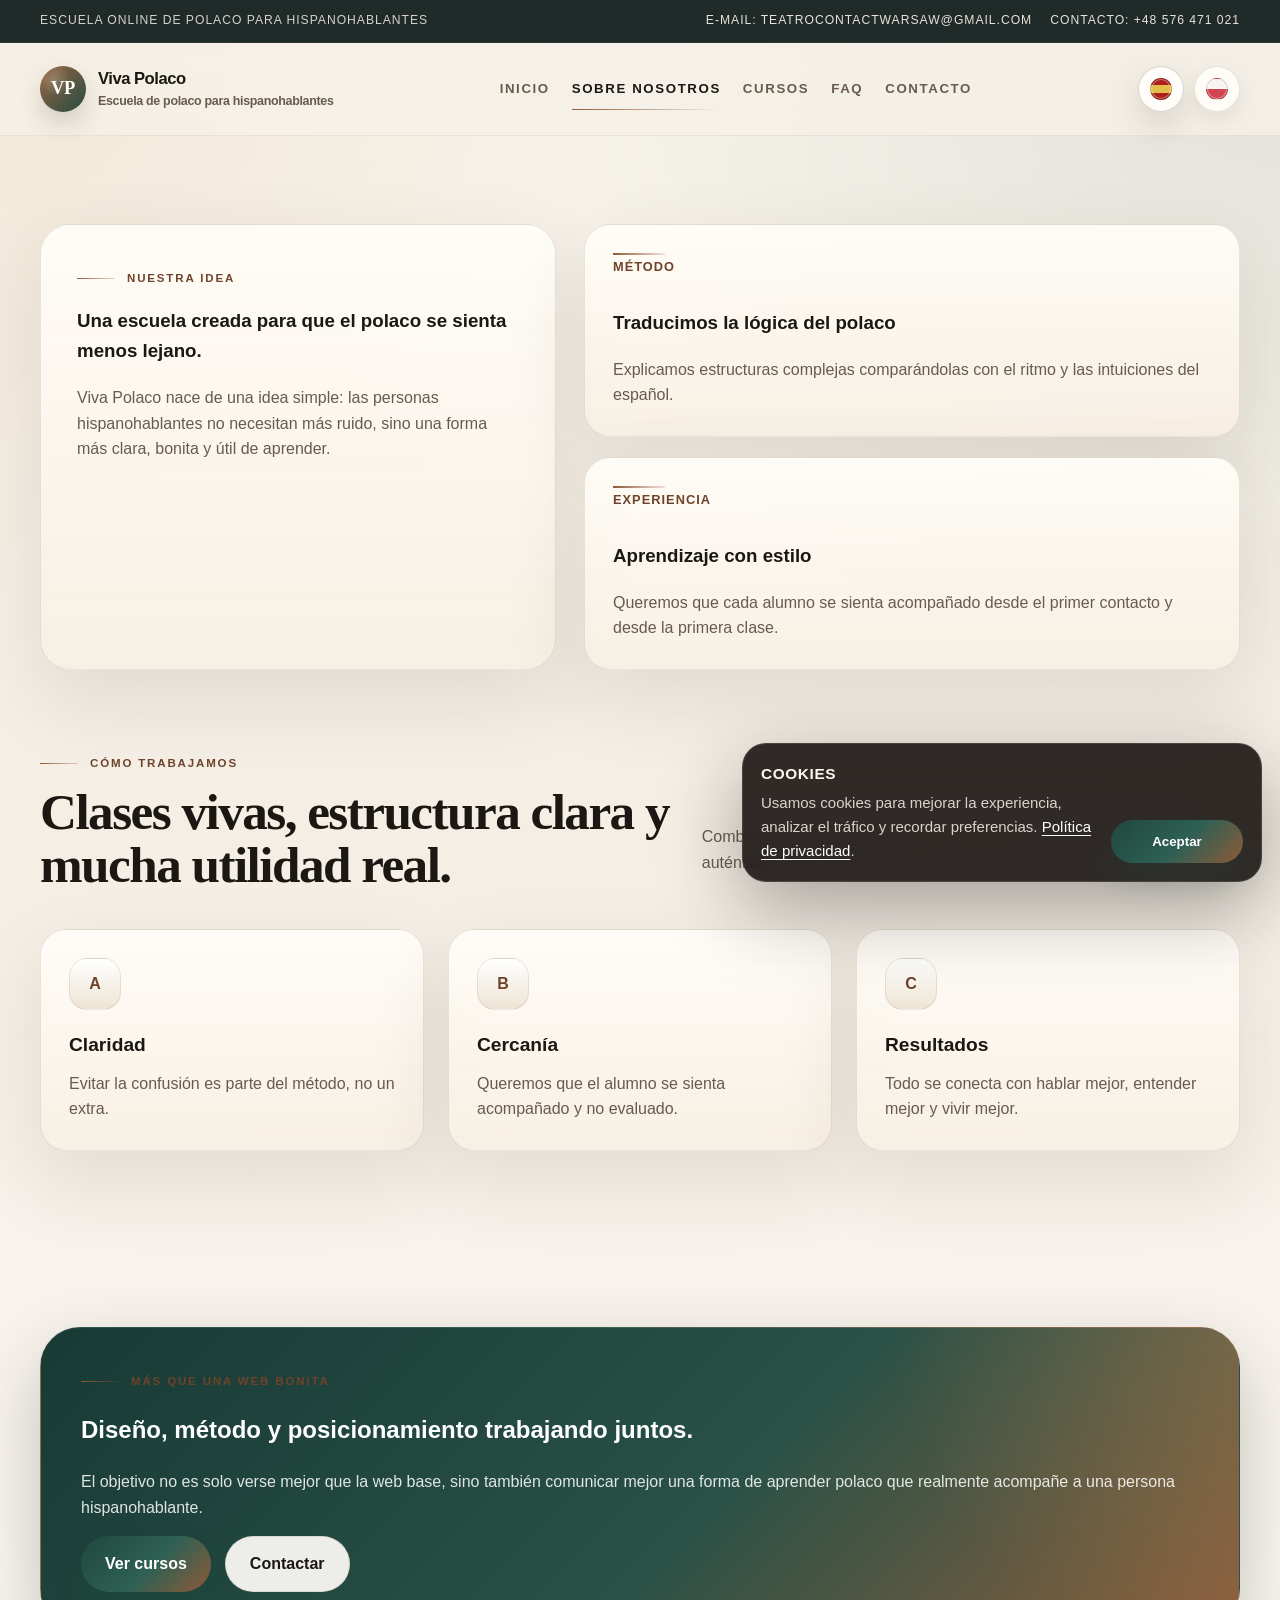
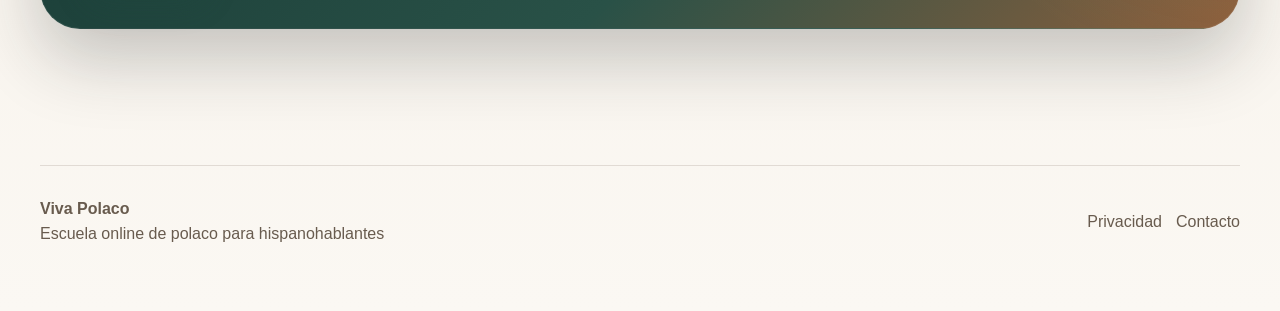
<file: es/about.html>
<!DOCTYPE html>
<html lang="es">
  <head>
    <meta charset="UTF-8" />
    <meta name="viewport" content="width=device-width, initial-scale=1.0" />
    <title>Sobre nosotros | Escuela de polaco para hispanohablantes | Viva Polaco</title>
    <meta
      name="description"
      content="Conoce Viva Polaco, una escuela de polaco para hispanohablantes con enfoque claro, práctico y humano."
    />
    <meta name="robots" content="index, follow, max-image-preview:large" />
    <meta name="author" content="Viva Polaco" />
    <link rel="canonical" href="https://teatrodeidiomas.pl/hispano-polaco/es/about.html" />
    <link rel="alternate" hreflang="es" href="https://teatrodeidiomas.pl/hispano-polaco/es/about.html" />
    <link rel="alternate" hreflang="pl" href="https://teatrodeidiomas.pl/hispano-polaco/pl/o-nas.html" />
    <meta property="og:type" content="website" />
    <meta property="og:locale" content="es_ES" />
    <meta property="og:title" content="Sobre nosotros | Escuela de polaco para hispanohablantes" />
    <meta
      property="og:description"
      content="Método claro, comunicación cercana y una forma útil de aprender polaco."
    />
    <meta property="og:url" content="https://teatrodeidiomas.pl/hispano-polaco/es/about.html" />
    <meta property="og:site_name" content="Viva Polaco" />
    <meta
      property="og:image"
      content="https://teatrodeidiomas.pl/hispano-polaco/assets/img/og-viva-polaco.jpg"
    />
    <meta property="og:image:width" content="1200" />
    <meta property="og:image:height" content="630" />
    <meta name="twitter:card" content="summary_large_image" />
    <meta
      name="twitter:title"
      content="Sobre nosotros | Escuela de polaco para hispanohablantes"
    />
    <meta
      name="twitter:description"
      content="Descubre cómo enseña Viva Polaco a estudiantes hispanohablantes."
    />
    <meta
      name="twitter:image"
      content="https://teatrodeidiomas.pl/hispano-polaco/assets/img/og-viva-polaco.jpg"
    />
    <meta name="theme-color" content="#d85f45" />
    <link rel="stylesheet" href="../assets/css/style.css" />
    <link rel="icon" type="image/svg+xml" href="../assets/img/favicon.svg" />
    <script type="application/ld+json">
      {
        "@context": "https://schema.org",
        "@type": "EducationalOrganization",
        "name": "Viva Polaco",
        "url": "https://teatrodeidiomas.pl/hispano-polaco/es/about.html",
        "description": "Escuela de polaco para hispanohablantes",
        "areaServed": "Worldwide",
        "inLanguage": ["es", "pl"]
      }
    </script>
  </head>
  <body>
    <header class="site-header">
      <div class="container header-inner">
        <a class="brand" href="./">
          <span class="brand-mark">VP</span>
          <span class="brand-copy">
            <strong>Viva Polaco</strong>
            <span>Escuela de polaco para hispanohablantes</span>
          </span>
        </a>
        <input class="nav-toggle" id="nav-toggle" type="checkbox" />
        <label class="nav-toggle-btn" for="nav-toggle" aria-label="Abrir menú"><span></span></label>
        <nav class="nav" aria-label="Navegación principal">
          <a href="./">Inicio</a>
          <a class="active" href="./about.html">Sobre nosotros</a>
          <a href="./offer.html">Cursos</a>
          <a href="./faq.html">FAQ</a>
          <a href="./contact.html">Contacto</a>
        </nav>
        <div class="header-actions">
          <div class="lang-switch"><a class="active" href="./about.html" aria-label="Versión en español"><span class="flag" aria-hidden="true">🇪🇸</span><span>ES</span></a><a href="../pl/o-nas.html" aria-label="Wersja polska"><span class="flag" aria-hidden="true">🇵🇱</span><span>PL</span></a></div>
        </div>
      </div>
    </header>
    <main>
      <section class="section section-compact-bottom">
        <div class="container split-grid">
          <article class="story-card">
            <span class="eyebrow">Nuestra idea</span>
            <h1>Una escuela creada para que el polaco se sienta menos lejano.</h1>
            <p class="content-lead">
              Viva Polaco nace de una idea simple: las personas hispanohablantes no necesitan
              más ruido, sino una forma más clara, bonita y útil de aprender.
            </p>
          </article>
          <div class="feature-stack">
            <article class="feature-panel">
              <span class="feature-kicker">Método</span>
              <h3>Traducimos la lógica del polaco</h3>
              <p>Explicamos estructuras complejas comparándolas con el ritmo y las intuiciones del español.</p>
            </article>
            <article class="feature-panel">
              <span class="feature-kicker">Experiencia</span>
              <h3>Aprendizaje con estilo</h3>
              <p>Queremos que cada alumno se sienta acompañado desde el primer contacto y desde la primera clase.</p>
            </article>
          </div>
        </div>
      </section>

      <section class="section section-compact-top">
        <div class="container">
          <div class="section-head">
            <div>
              <span class="eyebrow">Cómo trabajamos</span>
              <h2>Clases vivas, estructura clara y mucha utilidad real.</h2>
            </div>
            <p>Combinamos speaking, gramática explicada con tacto y situaciones auténticas de vida en Polonia.</p>
          </div>
          <div class="cards">
            <article class="card"><div class="card-icon">A</div><h3>Claridad</h3><p>Evitar la confusión es parte del método, no un extra.</p></article>
            <article class="card"><div class="card-icon">B</div><h3>Cercanía</h3><p>Queremos que el alumno se sienta acompañado y no evaluado.</p></article>
            <article class="card"><div class="card-icon">C</div><h3>Resultados</h3><p>Todo se conecta con hablar mejor, entender mejor y vivir mejor.</p></article>
          </div>
        </div>
      </section>

      <section class="section">
        <div class="container banner">
          <span class="eyebrow">Más que una web bonita</span>
          <h2>Diseño, método y posicionamiento trabajando juntos.</h2>
          <p>
            El objetivo no es solo verse mejor que la web base, sino también comunicar mejor
            una forma de aprender polaco que realmente acompañe a una persona hispanohablante.
          </p>
          <div class="cta-actions">
            <a class="btn btn-primary" href="./offer.html">Ver cursos</a>
            <a class="btn btn-secondary" href="./contact.html">Contactar</a>
          </div>
        </div>
      </section>
    </main>
    <footer class="site-footer">
      <div class="container footer-inner">
        <div><strong>Viva Polaco</strong><div>Escuela online de polaco para hispanohablantes</div></div>
        <div class="footer-links">
          <a href="./privacy-policy.html">Privacidad</a>
          <a href="./contact.html">Contacto</a>
        </div>
      </div>
    </footer>
    <script src="../assets/js/site.js" defer></script>
  </body>
</html>
</file>
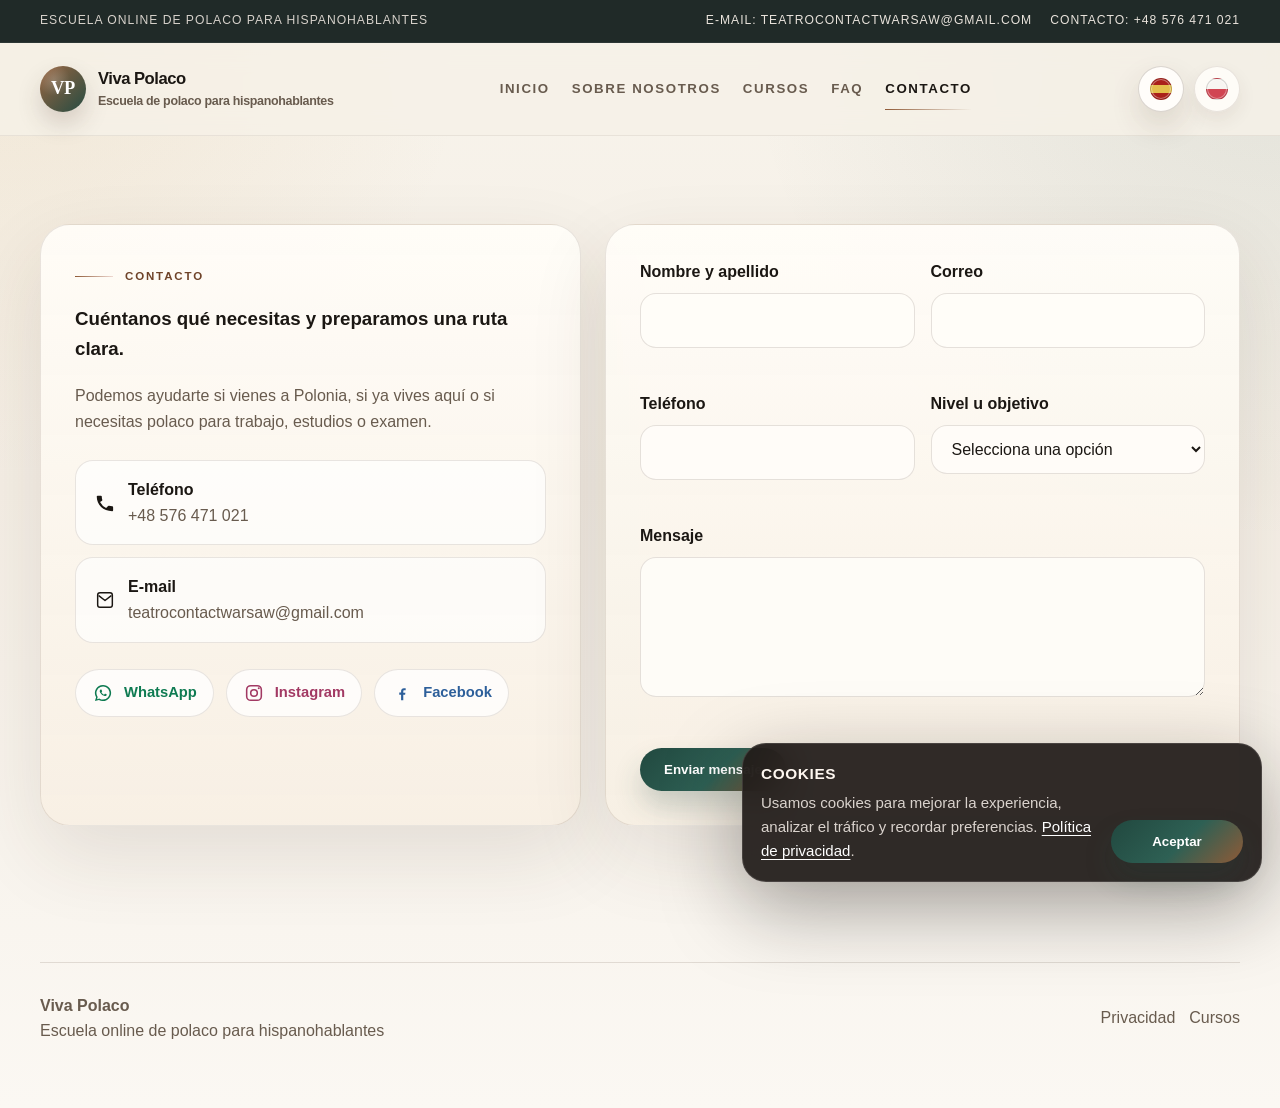
<file: es/contact.html>
<!DOCTYPE html>
<html lang="es">
  <head>
    <meta charset="UTF-8" />
    <meta name="viewport" content="width=device-width, initial-scale=1.0" />
    <title>Contacto | Cursos de polaco para hispanohablantes | Viva Polaco</title>
    <meta
      name="description"
      content="Contacta con Viva Polaco y recibe una propuesta de curso de polaco adaptada a tu objetivo: vida en Polonia, trabajo, estudios o examen."
    />
    <meta name="robots" content="index, follow, max-image-preview:large" />
    <meta name="author" content="Viva Polaco" />
    <link rel="canonical" href="https://teatrodeidiomas.pl/hispano-polaco/es/contact.html" />
    <link rel="alternate" hreflang="es" href="https://teatrodeidiomas.pl/hispano-polaco/es/contact.html" />
    <link rel="alternate" hreflang="pl" href="https://teatrodeidiomas.pl/hispano-polaco/pl/kontakt.html" />
    <meta property="og:type" content="website" />
    <meta property="og:locale" content="es_ES" />
    <meta property="og:title" content="Contacto | Cursos de polaco para hispanohablantes" />
    <meta
      property="og:description"
      content="Escríbenos y te ayudaremos a elegir el mejor curso de polaco según tu situación."
    />
    <meta property="og:url" content="https://teatrodeidiomas.pl/hispano-polaco/es/contact.html" />
    <meta property="og:site_name" content="Viva Polaco" />
    <meta
      property="og:image"
      content="https://teatrodeidiomas.pl/hispano-polaco/assets/img/og-viva-polaco.jpg"
    />
    <meta property="og:image:width" content="1200" />
    <meta property="og:image:height" content="630" />
    <meta name="twitter:card" content="summary_large_image" />
    <meta
      name="twitter:title"
      content="Contacto | Cursos de polaco para hispanohablantes"
    />
    <meta
      name="twitter:description"
      content="Consulta gratuita y propuesta de curso adaptada a tus objetivos."
    />
    <meta
      name="twitter:image"
      content="https://teatrodeidiomas.pl/hispano-polaco/assets/img/og-viva-polaco.jpg"
    />
    <meta name="theme-color" content="#d85f45" />
    <link rel="stylesheet" href="../assets/css/style.css" />
    <link rel="icon" type="image/svg+xml" href="../assets/img/favicon.svg" />
    <script type="application/ld+json">
      {
        "@context": "https://schema.org",
        "@type": "ContactPage",
        "name": "Contacto Viva Polaco",
        "url": "https://teatrodeidiomas.pl/hispano-polaco/es/contact.html",
        "mainEntity": {
          "@type": "Organization",
          "name": "Viva Polaco",
          "telephone": "+48 576 471 021",
          "email": "teatrocontactwarsaw@gmail.com"
        }
      }
    </script>
  </head>
  <body>
    <header class="site-header">
      <div class="container header-inner">
        <a class="brand" href="./">
          <span class="brand-mark">VP</span>
          <span class="brand-copy">
            <strong>Viva Polaco</strong>
            <span>Escuela de polaco para hispanohablantes</span>
          </span>
        </a>
        <input class="nav-toggle" id="nav-toggle" type="checkbox" />
        <label class="nav-toggle-btn" for="nav-toggle" aria-label="Abrir menú"><span></span></label>
        <nav class="nav" aria-label="Navegación principal">
          <a href="./">Inicio</a>
          <a href="./about.html">Sobre nosotros</a>
          <a href="./offer.html">Cursos</a>
          <a href="./faq.html">FAQ</a>
          <a class="active" href="./contact.html">Contacto</a>
        </nav>
        <div class="header-actions"><div class="lang-switch"><a class="active" href="./contact.html" aria-label="Versión en español"><span class="flag flag-es" aria-hidden="true"></span><span class="sr-only">ES</span></a><a href="../pl/kontakt.html" aria-label="Wersja polska"><span class="flag flag-pl" aria-hidden="true"></span><span class="sr-only">PL</span></a></div></div>
      </div>
    </header>
    <main>
      <section class="section">
        <div class="container contact-grid">
          <article class="contact-card">
            <span class="eyebrow">Contacto</span>
            <h1>Cuéntanos qué necesitas y preparamos una ruta clara.</h1>
            <p>Podemos ayudarte si vienes a Polonia, si ya vives aquí o si necesitas polaco para trabajo, estudios o examen.</p>
            <div class="contact-links">
              <a class="contact-link" href="tel:+48576471021">
                <span class="contact-link__icon" aria-hidden="true">
                  <svg viewBox="0 0 24 24" fill="none">
                    <path d="M6.6 10.8a15.2 15.2 0 0 0 6.6 6.6l2.2-2.2a1 1 0 0 1 1-.24c1.08.36 2.25.54 3.46.54a1 1 0 0 1 1 1V20a1 1 0 0 1-1 1C10.07 21 3 13.93 3 5a1 1 0 0 1 1-1h3.5a1 1 0 0 1 1 1c0 1.21.18 2.38.54 3.46a1 1 0 0 1-.24 1L6.6 10.8Z" fill="currentColor"></path>
                  </svg>
                </span>
                <span><strong>Teléfono</strong><span>+48 576 471 021</span></span>
              </a>
              <a class="contact-link" href="mailto:teatrocontactwarsaw@gmail.com">
                <span class="contact-link__icon" aria-hidden="true">
                  <svg viewBox="0 0 24 24" fill="none">
                    <path d="M4 6.5A2.5 2.5 0 0 1 6.5 4h11A2.5 2.5 0 0 1 20 6.5v11a2.5 2.5 0 0 1-2.5 2.5h-11A2.5 2.5 0 0 1 4 17.5v-11Z" stroke="currentColor" stroke-width="1.6"></path>
                    <path d="m5.5 7.5 6.5 5 6.5-5" stroke="currentColor" stroke-width="1.6" stroke-linecap="round" stroke-linejoin="round"></path>
                  </svg>
                </span>
                <span><strong>E-mail</strong><span>teatrocontactwarsaw@gmail.com</span></span>
              </a>
            </div>
            <div class="social-row">
              <a class="social-pill social-pill--whatsapp" href="https://wa.me/48576471021" target="_blank" rel="noopener noreferrer" aria-label="WhatsApp">
                <span class="social-icon" aria-hidden="true">
                  <svg viewBox="0 0 24 24" fill="none">
                    <path d="M12 3.2a8.8 8.8 0 0 0-7.54 13.34L3.2 20.8l4.38-1.22A8.8 8.8 0 1 0 12 3.2Zm0 15.98a7.13 7.13 0 0 1-3.63-.99l-.26-.15-2.6.73.7-2.53-.17-.26A7.14 7.14 0 1 1 12 19.18Z" fill="currentColor"></path>
                    <path d="M15.9 13.4c-.2-.1-1.18-.58-1.36-.64-.18-.07-.3-.1-.43.1-.13.2-.49.63-.6.76-.11.13-.23.15-.43.05-.2-.1-.82-.3-1.57-.96-.58-.52-.98-1.17-1.09-1.37-.11-.2-.01-.3.08-.4.08-.08.2-.22.3-.33.1-.11.13-.2.2-.33.07-.13.03-.25-.02-.36-.05-.1-.43-1.03-.59-1.4-.16-.39-.32-.33-.43-.33h-.37c-.13 0-.33.05-.5.23-.17.18-.66.64-.66 1.57 0 .93.68 1.82.78 1.95.1.13 1.33 2.03 3.22 2.84 1.9.82 1.9.55 2.24.52.34-.03 1.1-.45 1.26-.9.16-.44.16-.82.11-.9-.05-.08-.18-.13-.38-.23Z" fill="currentColor"></path>
                  </svg>
                </span>
                <span class="social-pill__label">WhatsApp</span>
              </a>
              <a class="social-pill social-pill--instagram" href="https://www.instagram.com/teatrodeidiomas/" target="_blank" rel="noopener noreferrer" aria-label="Instagram">
                <span class="social-icon" aria-hidden="true">
                  <svg viewBox="0 0 24 24" fill="none">
                    <rect x="4" y="4" width="16" height="16" rx="4.5" stroke="currentColor" stroke-width="1.7"></rect>
                    <circle cx="12" cy="12" r="3.6" stroke="currentColor" stroke-width="1.7"></circle>
                    <circle cx="17.2" cy="6.8" r="1.1" fill="currentColor"></circle>
                  </svg>
                </span>
                <span class="social-pill__label">Instagram</span>
              </a>
              <a class="social-pill social-pill--facebook" href="https://www.facebook.com/p/Teatro-de-idiomas-61573960503867/" target="_blank" rel="noopener noreferrer" aria-label="Facebook">
                <span class="social-icon" aria-hidden="true">
                  <svg viewBox="0 0 24 24" fill="none">
                    <path d="M13.4 20v-6h2l.3-2.4h-2.3V10.1c0-.7.2-1.2 1.2-1.2H16V6.8c-.22-.03-.98-.08-1.87-.08-1.86 0-3.13 1.14-3.13 3.23v1.63H9v2.4h2v6h2.4Z" fill="currentColor"></path>
                  </svg>
                </span>
                <span class="social-pill__label">Facebook</span>
              </a>
            </div>
          </article>
          <div class="contact-form card">
            <div class="form-success" data-form-success hidden>Gracias. Hemos recibido tu mensaje y responderemos pronto.</div>
            <div class="form-error" data-form-error hidden>No se pudo enviar el formulario. Inténtalo de nuevo en unos minutos.</div>
            <form id="contactForm" action="/api/contact?lang=es" method="POST" novalidate>
              <input type="text" name="website" style="display:none" tabindex="-1" autocomplete="off" />
              <input type="hidden" name="form_time" value="" />
              <div class="form-row">
                <div class="form-group">
                  <label for="name">Nombre y apellido</label>
                  <input id="name" name="name" type="text" autocomplete="name" />
                  <small class="error"></small>
                </div>
                <div class="form-group">
                  <label for="email">Correo</label>
                  <input id="email" name="email" type="email" autocomplete="email" />
                  <small class="error"></small>
                </div>
              </div>
              <div class="form-row">
                <div class="form-group">
                  <label for="phone">Teléfono</label>
                  <input id="phone" name="phone" type="tel" autocomplete="tel" />
                  <small class="error"></small>
                </div>
                <div class="form-group">
                  <label for="level">Nivel u objetivo</label>
                  <select id="level" name="level">
                    <option value="">Selecciona una opción</option>
                    <option>A1 - empezar desde cero</option>
                    <option>A2-B1 - comunicarme mejor</option>
                    <option>B2-C1 - trabajo o estudios</option>
                    <option>Preparación a examen</option>
                    <option>No lo sé todavía</option>
                  </select>
                  <small class="error"></small>
                </div>
              </div>
              <div class="form-group">
                <label for="message">Mensaje</label>
                <textarea id="message" name="message"></textarea>
                <small class="error"></small>
              </div>
              <button class="btn btn-primary" type="submit">Enviar mensaje</button>
            </form>
          </div>
        </div>
      </section>
    </main>
    <footer class="site-footer"><div class="container footer-inner"><div><strong>Viva Polaco</strong><div>Escuela online de polaco para hispanohablantes</div></div><div class="footer-links"><a href="./privacy-policy.html">Privacidad</a><a href="./offer.html">Cursos</a></div></div></footer>
    <script src="../assets/js/site.js" defer></script>
  </body>
</html>
</file>
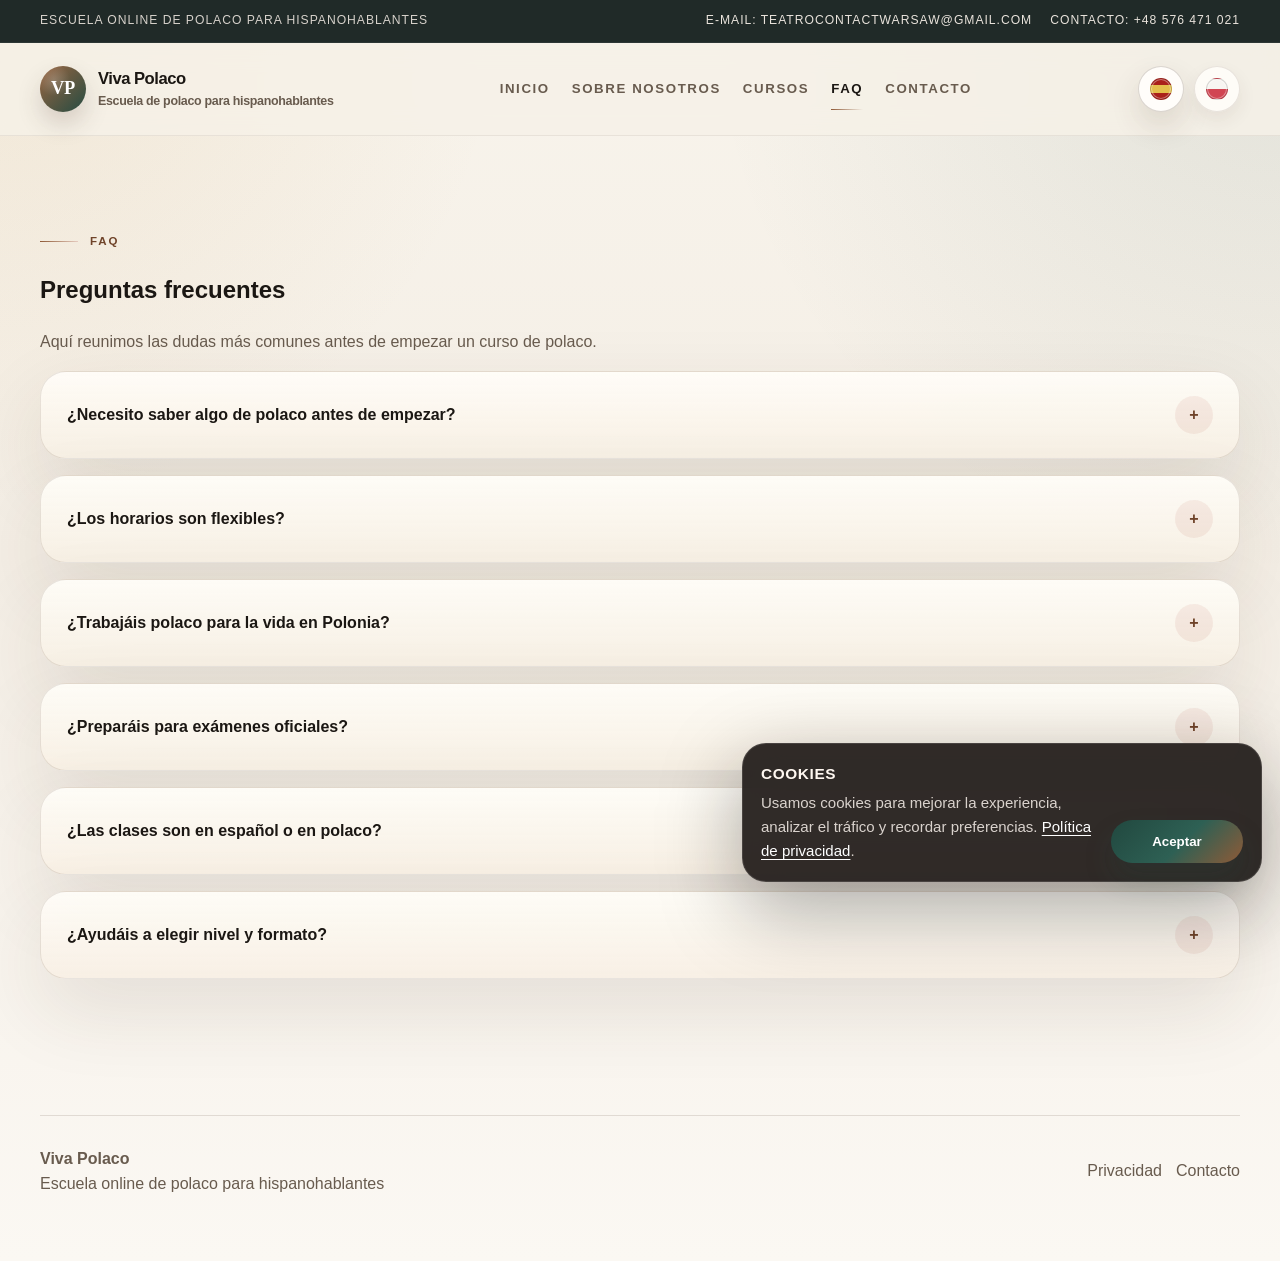
<file: es/faq.html>
<!DOCTYPE html>
<html lang="es">
  <head>
    <meta charset="UTF-8" />
    <meta name="viewport" content="width=device-width, initial-scale=1.0" />
    <title>FAQ | Polaco para hispanohablantes | Viva Polaco</title>
    <meta
      name="description"
      content="Preguntas frecuentes sobre los cursos de polaco para hispanohablantes: niveles, horarios, exámenes y clases online."
    />
    <meta name="robots" content="index, follow, max-image-preview:large" />
    <meta name="author" content="Viva Polaco" />
    <link rel="canonical" href="https://teatrodeidiomas.pl/hispano-polaco/es/faq.html" />
    <link rel="alternate" hreflang="es" href="https://teatrodeidiomas.pl/hispano-polaco/es/faq.html" />
    <link rel="alternate" hreflang="pl" href="https://teatrodeidiomas.pl/hispano-polaco/pl/faq.html" />
    <meta property="og:type" content="website" />
    <meta property="og:locale" content="es_ES" />
    <meta property="og:title" content="FAQ | Polaco para hispanohablantes" />
    <meta
      property="og:description"
      content="Respuestas a las dudas más frecuentes sobre cursos de polaco online para hispanohablantes."
    />
    <meta property="og:url" content="https://teatrodeidiomas.pl/hispano-polaco/es/faq.html" />
    <meta property="og:site_name" content="Viva Polaco" />
    <meta
      property="og:image"
      content="https://teatrodeidiomas.pl/hispano-polaco/assets/img/og-viva-polaco.jpg"
    />
    <meta property="og:image:width" content="1200" />
    <meta property="og:image:height" content="630" />
    <meta name="twitter:card" content="summary_large_image" />
    <meta
      name="twitter:title"
      content="FAQ | Polaco para hispanohablantes"
    />
    <meta
      name="twitter:description"
      content="Niveles, organización de clases, exámenes y formato online en un solo lugar."
    />
    <meta
      name="twitter:image"
      content="https://teatrodeidiomas.pl/hispano-polaco/assets/img/og-viva-polaco.jpg"
    />
    <meta name="theme-color" content="#d85f45" />
    <link rel="stylesheet" href="../assets/css/style.css" />
    <link rel="icon" type="image/svg+xml" href="../assets/img/favicon.svg" />
    <script type="application/ld+json">
      {
        "@context": "https://schema.org",
        "@type": "FAQPage",
        "mainEntity": [
          {
            "@type": "Question",
            "name": "¿Necesito saber algo de polaco antes de empezar?",
            "acceptedAnswer": {
              "@type": "Answer",
              "text": "No. Puedes empezar desde cero o incorporarte con un nivel ya iniciado."
            }
          },
          {
            "@type": "Question",
            "name": "¿Las clases son online?",
            "acceptedAnswer": {
              "@type": "Answer",
              "text": "Sí. Todas las clases se imparten online en formato individual o en grupos pequeños."
            }
          }
        ]
      }
    </script>
  </head>
  <body>
    <header class="site-header">
      <div class="container header-inner">
        <a class="brand" href="./"><span class="brand-mark">VP</span><span class="brand-copy"><strong>Viva Polaco</strong><span>Escuela de polaco para hispanohablantes</span></span></a>
        <input class="nav-toggle" id="nav-toggle" type="checkbox" />
        <label class="nav-toggle-btn" for="nav-toggle" aria-label="Abrir menú"><span></span></label>
        <nav class="nav" aria-label="Navegación principal">
          <a href="./">Inicio</a>
          <a href="./about.html">Sobre nosotros</a>
          <a href="./offer.html">Cursos</a>
          <a class="active" href="./faq.html">FAQ</a>
          <a href="./contact.html">Contacto</a>
        </nav>
        <div class="header-actions"><div class="lang-switch"><a class="active" href="./faq.html" aria-label="Versión en español"><span class="flag" aria-hidden="true">🇪🇸</span><span>ES</span></a><a href="../pl/faq.html" aria-label="Wersja polska"><span class="flag" aria-hidden="true">🇵🇱</span><span>PL</span></a></div></div>
      </div>
    </header>
    <main>
      <section class="section">
        <div class="container">
          <span class="eyebrow">FAQ</span>
          <h1>Preguntas frecuentes</h1>
          <p class="faq-intro">Aquí reunimos las dudas más comunes antes de empezar un curso de polaco.</p>
          <div class="faq-shell">
            <article class="faq-item"><button class="faq-question">¿Necesito saber algo de polaco antes de empezar?<span class="faq-icon">+</span></button><div class="faq-answer"><p>No. Puedes empezar desde cero o incorporarte con un nivel ya iniciado.</p></div></article>
            <article class="faq-item"><button class="faq-question">¿Los horarios son flexibles?<span class="faq-icon">+</span></button><div class="faq-answer"><p>Sí, sobre todo en clases individuales. En grupos proponemos franjas estables y cómodas.</p></div></article>
            <article class="faq-item"><button class="faq-question">¿Trabajáis polaco para la vida en Polonia?<span class="faq-icon">+</span></button><div class="faq-answer"><p>Sí. Es una de nuestras bases: trabajo, trámites, alquiler, médico y comunicación diaria.</p></div></article>
            <article class="faq-item"><button class="faq-question">¿Preparáis para exámenes oficiales?<span class="faq-icon">+</span></button><div class="faq-answer"><p>Sí, ofrecemos módulos de preparación con práctica específica y corrección detallada.</p></div></article>
            <article class="faq-item"><button class="faq-question">¿Las clases son en español o en polaco?<span class="faq-icon">+</span></button><div class="faq-answer"><p>Depende del nivel y del objetivo, pero explicamos desde una perspectiva muy amigable para hispanohablantes.</p></div></article>
            <article class="faq-item"><button class="faq-question">¿Ayudáis a elegir nivel y formato?<span class="faq-icon">+</span></button><div class="faq-answer"><p>Sí. Podemos orientarte antes de empezar para que elijas el curso más adecuado a tu situación.</p></div></article>
          </div>
        </div>
      </section>
    </main>
    <footer class="site-footer"><div class="container footer-inner"><div><strong>Viva Polaco</strong><div>Escuela online de polaco para hispanohablantes</div></div><div class="footer-links"><a href="./privacy-policy.html">Privacidad</a><a href="./contact.html">Contacto</a></div></div></footer>
    <script src="../assets/js/site.js" defer></script>
  </body>
</html>
</file>
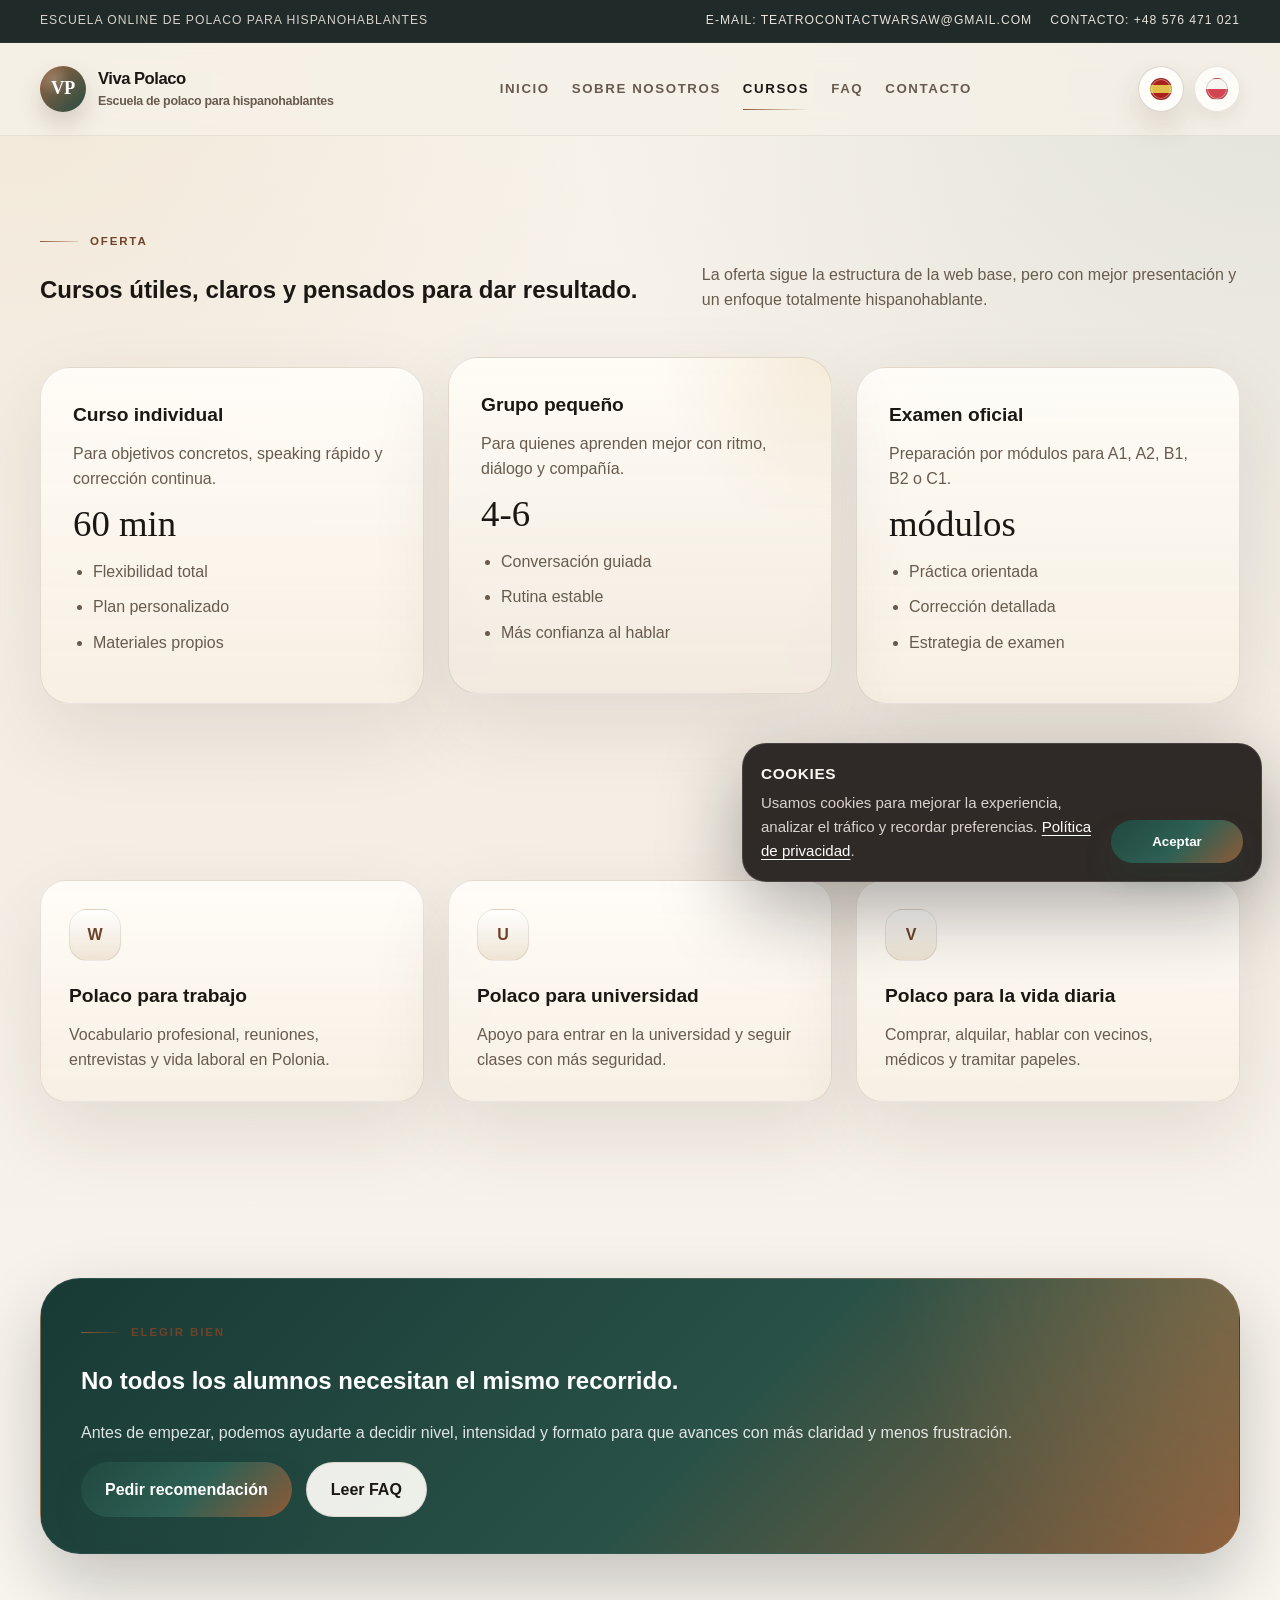
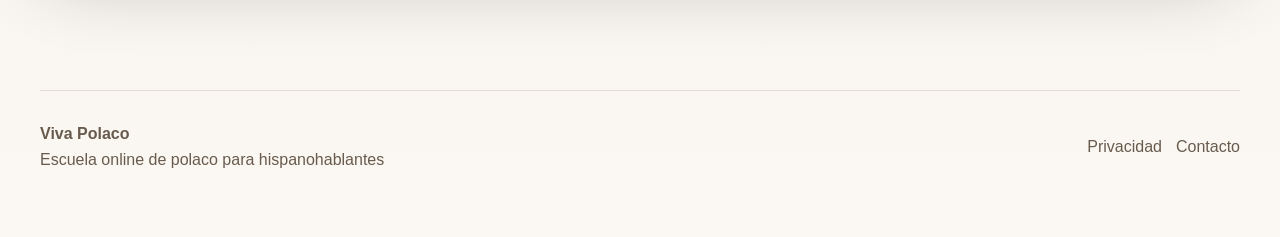
<file: es/offer.html>
<!DOCTYPE html>
<html lang="es">
  <head>
    <meta charset="UTF-8" />
    <meta name="viewport" content="width=device-width, initial-scale=1.0" />
    <title>Cursos de polaco online | Viva Polaco</title>
    <meta
      name="description"
      content="Cursos de polaco para hispanohablantes: clases individuales, grupos pequeños, polaco para trabajo y preparación de exámenes."
    />
    <meta name="robots" content="index, follow, max-image-preview:large" />
    <meta name="author" content="Viva Polaco" />
    <link rel="canonical" href="https://teatrodeidiomas.pl/hispano-polaco/es/offer.html" />
    <link rel="alternate" hreflang="es" href="https://teatrodeidiomas.pl/hispano-polaco/es/offer.html" />
    <link rel="alternate" hreflang="pl" href="https://teatrodeidiomas.pl/hispano-polaco/pl/oferta.html" />
    <meta property="og:type" content="website" />
    <meta property="og:locale" content="es_ES" />
    <meta property="og:title" content="Cursos de polaco online | Viva Polaco" />
    <meta
      property="og:description"
      content="Clases individuales, grupos pequeños y preparación a examen para estudiantes hispanohablantes."
    />
    <meta property="og:url" content="https://teatrodeidiomas.pl/hispano-polaco/es/offer.html" />
    <meta property="og:site_name" content="Viva Polaco" />
    <meta
      property="og:image"
      content="https://teatrodeidiomas.pl/hispano-polaco/assets/img/og-viva-polaco.jpg"
    />
    <meta property="og:image:width" content="1200" />
    <meta property="og:image:height" content="630" />
    <meta name="twitter:card" content="summary_large_image" />
    <meta
      name="twitter:title"
      content="Cursos de polaco online | Viva Polaco"
    />
    <meta
      name="twitter:description"
      content="Cursos pensados para la vida en Polonia, el trabajo, la universidad y los exámenes oficiales."
    />
    <meta
      name="twitter:image"
      content="https://teatrodeidiomas.pl/hispano-polaco/assets/img/og-viva-polaco.jpg"
    />
    <meta name="theme-color" content="#d85f45" />
    <link rel="stylesheet" href="../assets/css/style.css" />
    <link rel="icon" type="image/svg+xml" href="../assets/img/favicon.svg" />
    <script type="application/ld+json">
      {
        "@context": "https://schema.org",
        "@type": "OfferCatalog",
        "name": "Oferta Viva Polaco",
        "url": "https://teatrodeidiomas.pl/hispano-polaco/es/offer.html",
        "itemListElement": [
          {
            "@type": "Offer",
            "itemOffered": {
              "@type": "Course",
              "name": "Curso individual de polaco online"
            }
          },
          {
            "@type": "Offer",
            "itemOffered": {
              "@type": "Course",
              "name": "Curso grupal de polaco para hispanohablantes"
            }
          }
        ]
      }
    </script>
  </head>
  <body>
    <header class="site-header">
      <div class="container header-inner">
        <a class="brand" href="./">
          <span class="brand-mark">VP</span>
          <span class="brand-copy">
            <strong>Viva Polaco</strong>
            <span>Escuela de polaco para hispanohablantes</span>
          </span>
        </a>
        <input class="nav-toggle" id="nav-toggle" type="checkbox" />
        <label class="nav-toggle-btn" for="nav-toggle" aria-label="Abrir menú"><span></span></label>
        <nav class="nav" aria-label="Navegación principal">
          <a href="./">Inicio</a>
          <a href="./about.html">Sobre nosotros</a>
          <a class="active" href="./offer.html">Cursos</a>
          <a href="./faq.html">FAQ</a>
          <a href="./contact.html">Contacto</a>
        </nav>
        <div class="header-actions"><div class="lang-switch"><a class="active" href="./offer.html" aria-label="Versión en español"><span class="flag" aria-hidden="true">🇪🇸</span><span>ES</span></a><a href="../pl/oferta.html" aria-label="Wersja polska"><span class="flag" aria-hidden="true">🇵🇱</span><span>PL</span></a></div></div>
      </div>
    </header>
    <main>
      <section class="section">
        <div class="container section-head">
          <div>
            <span class="eyebrow">Oferta</span>
            <h1>Cursos útiles, claros y pensados para dar resultado.</h1>
          </div>
          <p>La oferta sigue la estructura de la web base, pero con mejor presentación y un enfoque totalmente hispanohablante.</p>
        </div>
        <div class="container pricing-grid">
          <article class="pricing-card"><h3>Curso individual</h3><p>Para objetivos concretos, speaking rápido y corrección continua.</p><div class="price">60 min</div><ul class="check-list"><li>Flexibilidad total</li><li>Plan personalizado</li><li>Materiales propios</li></ul></article>
          <article class="pricing-card featured"><h3>Grupo pequeño</h3><p>Para quienes aprenden mejor con ritmo, diálogo y compañía.</p><div class="price">4-6</div><ul class="check-list"><li>Conversación guiada</li><li>Rutina estable</li><li>Más confianza al hablar</li></ul></article>
          <article class="pricing-card"><h3>Examen oficial</h3><p>Preparación por módulos para A1, A2, B1, B2 o C1.</p><div class="price">módulos</div><ul class="check-list"><li>Práctica orientada</li><li>Corrección detallada</li><li>Estrategia de examen</li></ul></article>
        </div>
      </section>
      <section class="section">
        <div class="container cards">
          <article class="card"><div class="card-icon">W</div><h3>Polaco para trabajo</h3><p>Vocabulario profesional, reuniones, entrevistas y vida laboral en Polonia.</p></article>
          <article class="card"><div class="card-icon">U</div><h3>Polaco para universidad</h3><p>Apoyo para entrar en la universidad y seguir clases con más seguridad.</p></article>
          <article class="card"><div class="card-icon">V</div><h3>Polaco para la vida diaria</h3><p>Comprar, alquilar, hablar con vecinos, médicos y tramitar papeles.</p></article>
        </div>
      </section>
      <section class="section">
        <div class="container banner">
          <span class="eyebrow">Elegir bien</span>
          <h2>No todos los alumnos necesitan el mismo recorrido.</h2>
          <p>
            Antes de empezar, podemos ayudarte a decidir nivel, intensidad y formato
            para que avances con más claridad y menos frustración.
          </p>
          <div class="cta-actions">
            <a class="btn btn-primary" href="./contact.html">Pedir recomendación</a>
            <a class="btn btn-secondary" href="./faq.html">Leer FAQ</a>
          </div>
        </div>
      </section>
    </main>
    <footer class="site-footer"><div class="container footer-inner"><div><strong>Viva Polaco</strong><div>Escuela online de polaco para hispanohablantes</div></div><div class="footer-links"><a href="./privacy-policy.html">Privacidad</a><a href="./contact.html">Contacto</a></div></div></footer>
    <script src="../assets/js/site.js" defer></script>
  </body>
</html>
</file>
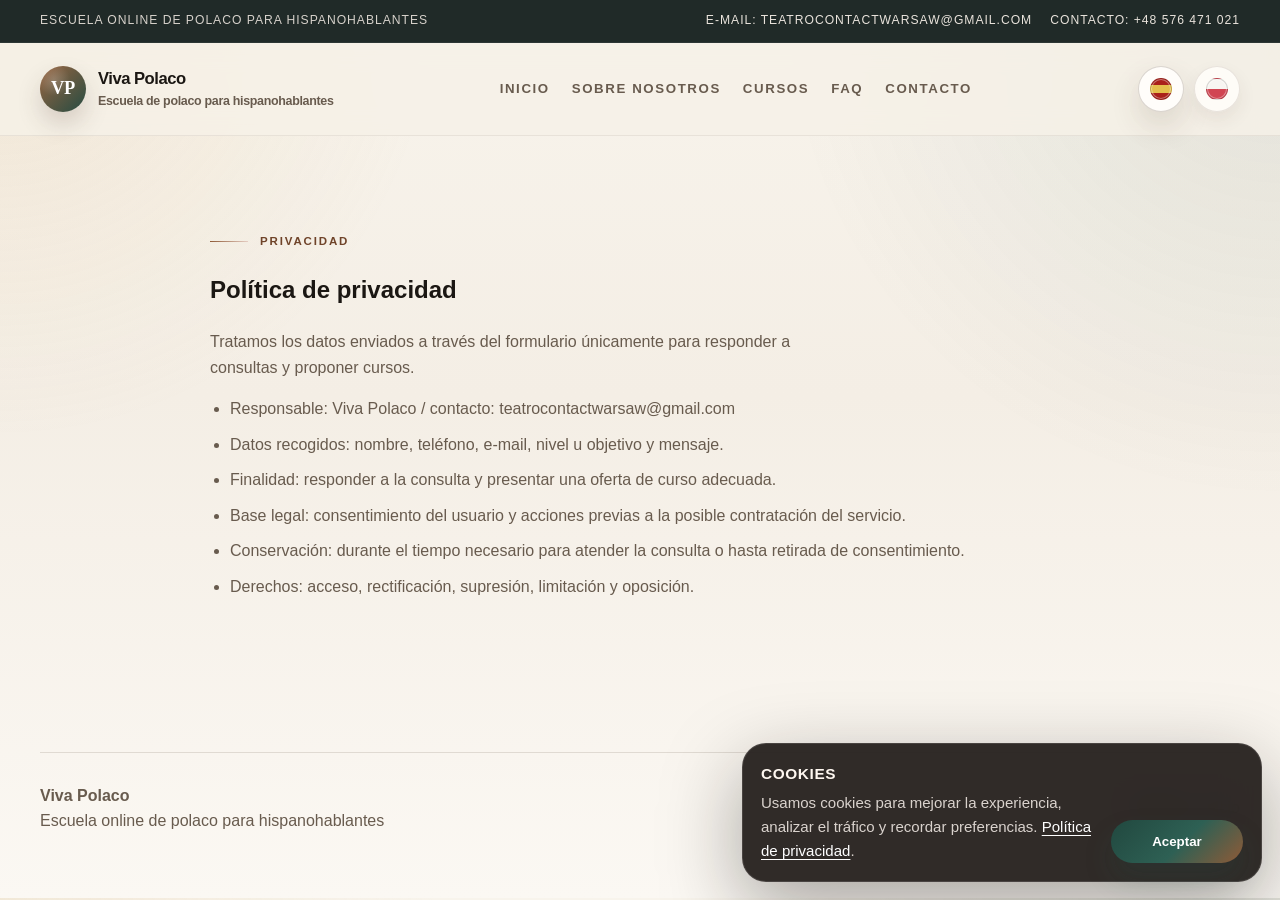
<file: es/privacy-policy.html>
<!DOCTYPE html>
<html lang="es">
  <head>
    <meta charset="UTF-8" />
    <meta name="viewport" content="width=device-width, initial-scale=1.0" />
    <title>Privacidad | Viva Polaco</title>
    <meta name="description" content="Política de privacidad de Viva Polaco." />
    <meta name="robots" content="index, follow" />
    <link rel="canonical" href="https://teatrodeidiomas.pl/hispano-polaco/es/privacy-policy.html" />
    <link rel="alternate" hreflang="es" href="https://teatrodeidiomas.pl/hispano-polaco/es/privacy-policy.html" />
    <link rel="alternate" hreflang="pl" href="https://teatrodeidiomas.pl/hispano-polaco/pl/polityka-prywatnosci.html" />
    <link rel="stylesheet" href="../assets/css/style.css" />
    <link rel="icon" type="image/svg+xml" href="../assets/img/favicon.svg" />
  </head>
  <body>
    <header class="site-header">
      <div class="container header-inner">
        <a class="brand" href="./"><span class="brand-mark">VP</span><span class="brand-copy"><strong>Viva Polaco</strong><span>Escuela de polaco para hispanohablantes</span></span></a>
        <input class="nav-toggle" id="nav-toggle" type="checkbox" />
        <label class="nav-toggle-btn" for="nav-toggle" aria-label="Abrir menú"><span></span></label>
        <nav class="nav" aria-label="Navegación principal">
          <a href="./">Inicio</a>
          <a href="./about.html">Sobre nosotros</a>
          <a href="./offer.html">Cursos</a>
          <a href="./faq.html">FAQ</a>
          <a href="./contact.html">Contacto</a>
        </nav>
        <div class="header-actions"><div class="lang-switch"><a class="active" href="./privacy-policy.html" aria-label="Versión en español"><span class="flag" aria-hidden="true">🇪🇸</span><span>ES</span></a><a href="../pl/polityka-prywatnosci.html" aria-label="Wersja polska"><span class="flag" aria-hidden="true">🇵🇱</span><span>PL</span></a></div></div>
      </div>
    </header>
    <main>
      <section class="section">
        <div class="container policy-shell">
          <span class="eyebrow">Privacidad</span>
          <h1>Política de privacidad</h1>
          <p class="content-lead">Tratamos los datos enviados a través del formulario únicamente para responder a consultas y proponer cursos.</p>
          <ul class="policy-list">
            <li>Responsable: Viva Polaco / contacto: teatrocontactwarsaw@gmail.com</li>
            <li>Datos recogidos: nombre, teléfono, e-mail, nivel u objetivo y mensaje.</li>
            <li>Finalidad: responder a la consulta y presentar una oferta de curso adecuada.</li>
            <li>Base legal: consentimiento del usuario y acciones previas a la posible contratación del servicio.</li>
            <li>Conservación: durante el tiempo necesario para atender la consulta o hasta retirada de consentimiento.</li>
            <li>Derechos: acceso, rectificación, supresión, limitación y oposición.</li>
          </ul>
        </div>
      </section>
    </main>
    <footer class="site-footer"><div class="container footer-inner"><div><strong>Viva Polaco</strong><div>Escuela online de polaco para hispanohablantes</div></div><div class="footer-links"><a href="./contact.html">Contacto</a><a href="./">Inicio</a></div></div></footer>
    <script src="../assets/js/site.js" defer></script>
  </body>
</html>
</file>
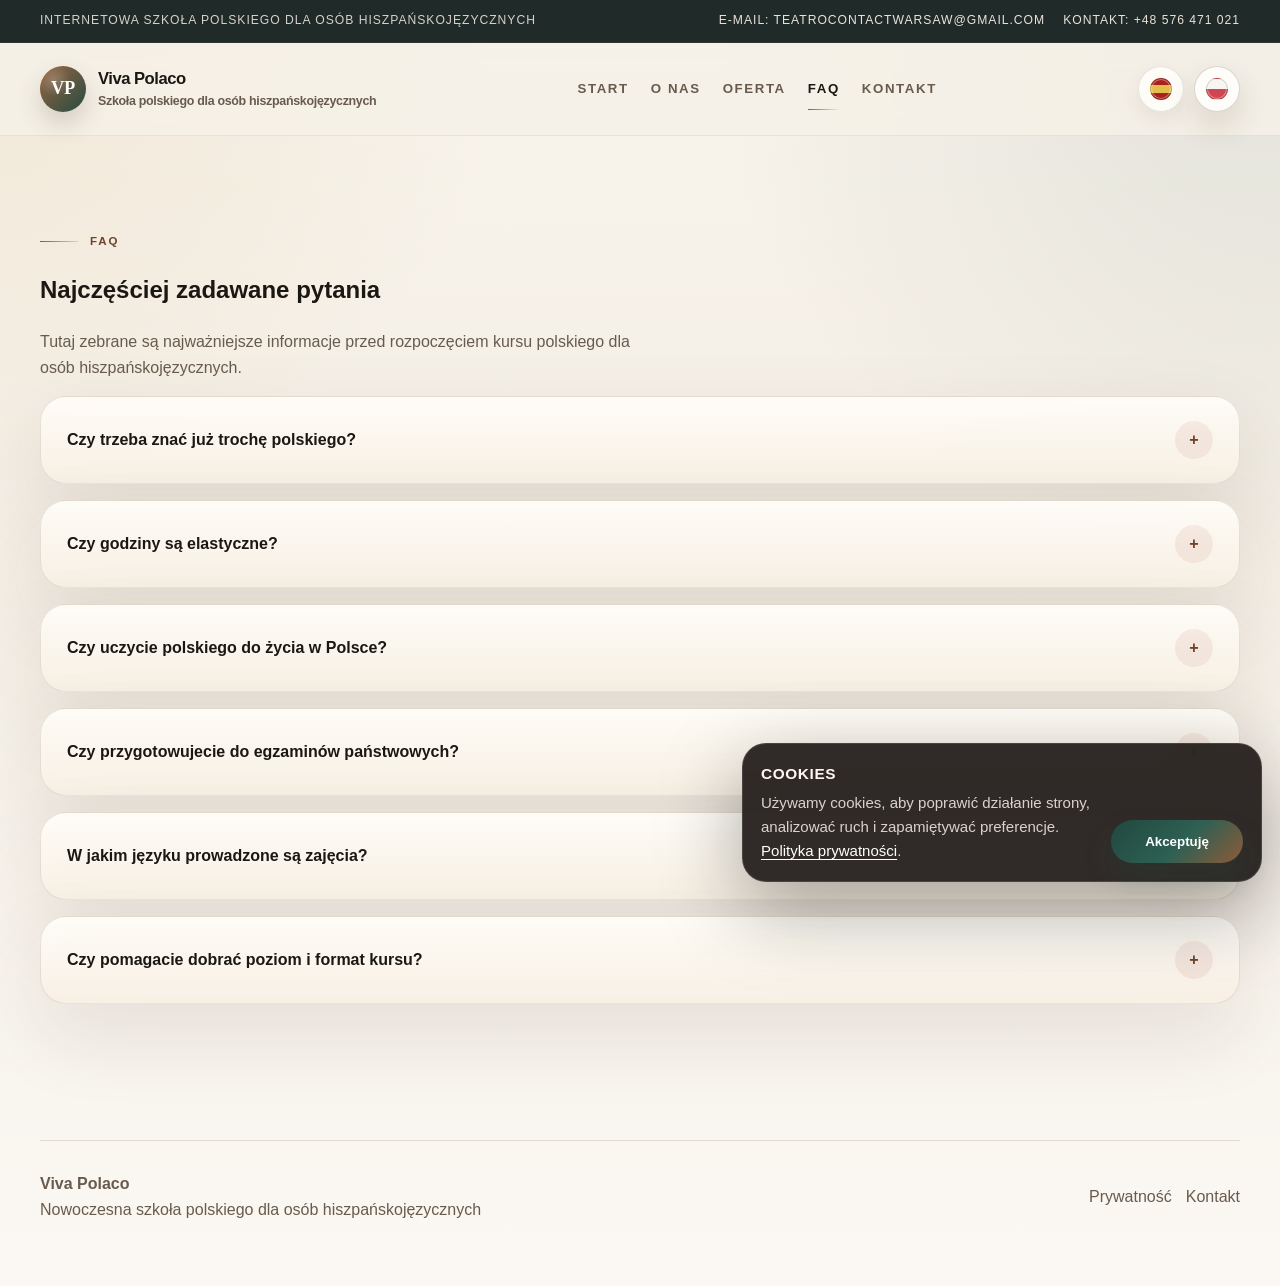
<file: pl/faq.html>
<!DOCTYPE html>
<html lang="pl">
  <head>
    <meta charset="UTF-8" />
    <meta name="viewport" content="width=device-width, initial-scale=1.0" />
    <title>FAQ | Polski dla osób hiszpańskojęzycznych | Viva Polaco</title>
    <meta
      name="description"
      content="Najczęściej zadawane pytania o kursy polskiego dla Hiszpanów i osób hiszpańskojęzycznych: poziomy, godziny, egzaminy, przebieg lekcji online i konsultacje."
    />
    <meta name="robots" content="index, follow, max-image-preview:large" />
    <meta name="author" content="Viva Polaco" />
    <link rel="canonical" href="https://teatrodeidiomas.pl/hispano-polaco/pl/faq.html" />
    <link rel="alternate" hreflang="es" href="https://teatrodeidiomas.pl/hispano-polaco/es/faq.html" />
    <link rel="alternate" hreflang="pl" href="https://teatrodeidiomas.pl/hispano-polaco/pl/faq.html" />
    <meta property="og:type" content="website" />
    <meta property="og:locale" content="pl_PL" />
    <meta property="og:title" content="FAQ | Polski dla osób hiszpańskojęzycznych" />
    <meta
      property="og:description"
      content="Odpowiedzi na najważniejsze pytania o kursy polskiego online dla odbiorców hiszpańskojęzycznych."
    />
    <meta property="og:url" content="https://teatrodeidiomas.pl/hispano-polaco/pl/faq.html" />
    <meta property="og:site_name" content="Viva Polaco" />
    <meta
      property="og:image"
      content="https://teatrodeidiomas.pl/hispano-polaco/assets/img/og-viva-polaco.jpg"
    />
    <meta property="og:image:width" content="1200" />
    <meta property="og:image:height" content="630" />
    <meta name="twitter:card" content="summary_large_image" />
    <meta
      name="twitter:title"
      content="FAQ | Polski dla osób hiszpańskojęzycznych"
    />
    <meta
      name="twitter:description"
      content="Poziomy, organizacja zajęć, egzaminy i lekcje online - wszystko w jednym miejscu."
    />
    <meta
      name="twitter:image"
      content="https://teatrodeidiomas.pl/hispano-polaco/assets/img/og-viva-polaco.jpg"
    />
    <meta name="theme-color" content="#d85f45" />
    <link rel="stylesheet" href="../assets/css/style.css" />
    <link rel="icon" type="image/svg+xml" href="../assets/img/favicon.svg" />
    <script type="application/ld+json">
      {
        "@context": "https://schema.org",
        "@type": "FAQPage",
        "mainEntity": [
          {
            "@type": "Question",
            "name": "Czy trzeba znać już trochę polskiego?",
            "acceptedAnswer": {
              "@type": "Answer",
              "text": "Nie. Możesz zacząć od zera albo dołączyć na poziomie, który już masz."
            }
          },
          {
            "@type": "Question",
            "name": "Czy godziny są elastyczne?",
            "acceptedAnswer": {
              "@type": "Answer",
              "text": "Tak, szczególnie przy zajęciach indywidualnych. W grupach proponujemy stałe, wygodne terminy."
            }
          }
        ]
      }
    </script>
  </head>
  <body>
    <header class="site-header">
      <div class="container header-inner">
        <a class="brand" href="./">
          <span class="brand-mark">VP</span>
          <span class="brand-copy">
            <strong>Viva Polaco</strong>
            <span>Szkoła polskiego dla osób hiszpańskojęzycznych</span>
          </span>
        </a>
        <input class="nav-toggle" id="nav-toggle" type="checkbox" />
        <label class="nav-toggle-btn" for="nav-toggle" aria-label="Otwórz menu"><span></span></label>
        <nav class="nav" aria-label="Główna nawigacja">
          <a href="./">Start</a>
          <a href="./o-nas.html">O nas</a>
          <a href="./oferta.html">Oferta</a>
          <a class="active" href="./faq.html">FAQ</a>
          <a href="./kontakt.html">Kontakt</a>
        </nav>
        <div class="header-actions">
          <div class="lang-switch">
            <a href="../es/faq.html" aria-label="Versión en español"><span class="flag" aria-hidden="true">🇪🇸</span><span>ES</span></a>
            <a class="active" href="./faq.html" aria-label="Wersja polska"><span class="flag" aria-hidden="true">🇵🇱</span><span>PL</span></a>
          </div>
        </div>
      </div>
    </header>
    <main>
      <section class="section">
        <div class="container">
          <span class="eyebrow">FAQ</span>
          <h1>Najczęściej zadawane pytania</h1>
          <p class="faq-intro">
            Tutaj zebrane są najważniejsze informacje przed rozpoczęciem kursu polskiego
            dla osób hiszpańskojęzycznych.
          </p>
          <div class="faq-shell">
            <article class="faq-item">
              <button class="faq-question">Czy trzeba znać już trochę polskiego?<span class="faq-icon">+</span></button>
              <div class="faq-answer"><p>Nie. Możesz zacząć od zera albo dołączyć na poziomie, który już masz.</p></div>
            </article>
            <article class="faq-item">
              <button class="faq-question">Czy godziny są elastyczne?<span class="faq-icon">+</span></button>
              <div class="faq-answer"><p>Tak, szczególnie przy zajęciach indywidualnych. W grupach proponujemy stałe, wygodne terminy.</p></div>
            </article>
            <article class="faq-item">
              <button class="faq-question">Czy uczycie polskiego do życia w Polsce?<span class="faq-icon">+</span></button>
              <div class="faq-answer"><p>Tak. To jeden z głównych filarów programu: praca, urzędy, mieszkanie, lekarz i codzienne rozmowy.</p></div>
            </article>
            <article class="faq-item">
              <button class="faq-question">Czy przygotowujecie do egzaminów państwowych?<span class="faq-icon">+</span></button>
              <div class="faq-answer"><p>Tak, prowadzimy moduły egzaminacyjne z praktyką zadaniową i szczegółową korektą.</p></div>
            </article>
            <article class="faq-item">
              <button class="faq-question">W jakim języku prowadzone są zajęcia?<span class="faq-icon">+</span></button>
              <div class="faq-answer"><p>To zależy od poziomu i celu, ale wiele rzeczy objaśniamy w sposób przyjazny dla osób hiszpańskojęzycznych.</p></div>
            </article>
            <article class="faq-item">
              <button class="faq-question">Czy pomagacie dobrać poziom i format kursu?<span class="faq-icon">+</span></button>
              <div class="faq-answer"><p>Tak. Przed startem możemy zaproponować konsultację, po której łatwiej wybrać najlepszą ścieżkę nauki.</p></div>
            </article>
          </div>
        </div>
      </section>
    </main>
    <footer class="site-footer">
      <div class="container footer-inner">
        <div>
          <strong>Viva Polaco</strong>
          <div>Nowoczesna szkoła polskiego dla osób hiszpańskojęzycznych</div>
        </div>
        <div class="footer-links">
          <a href="./polityka-prywatnosci.html">Prywatność</a>
          <a href="./kontakt.html">Kontakt</a>
        </div>
      </div>
    </footer>
    <script src="../assets/js/site.js" defer></script>
  </body>
</html>
</file>
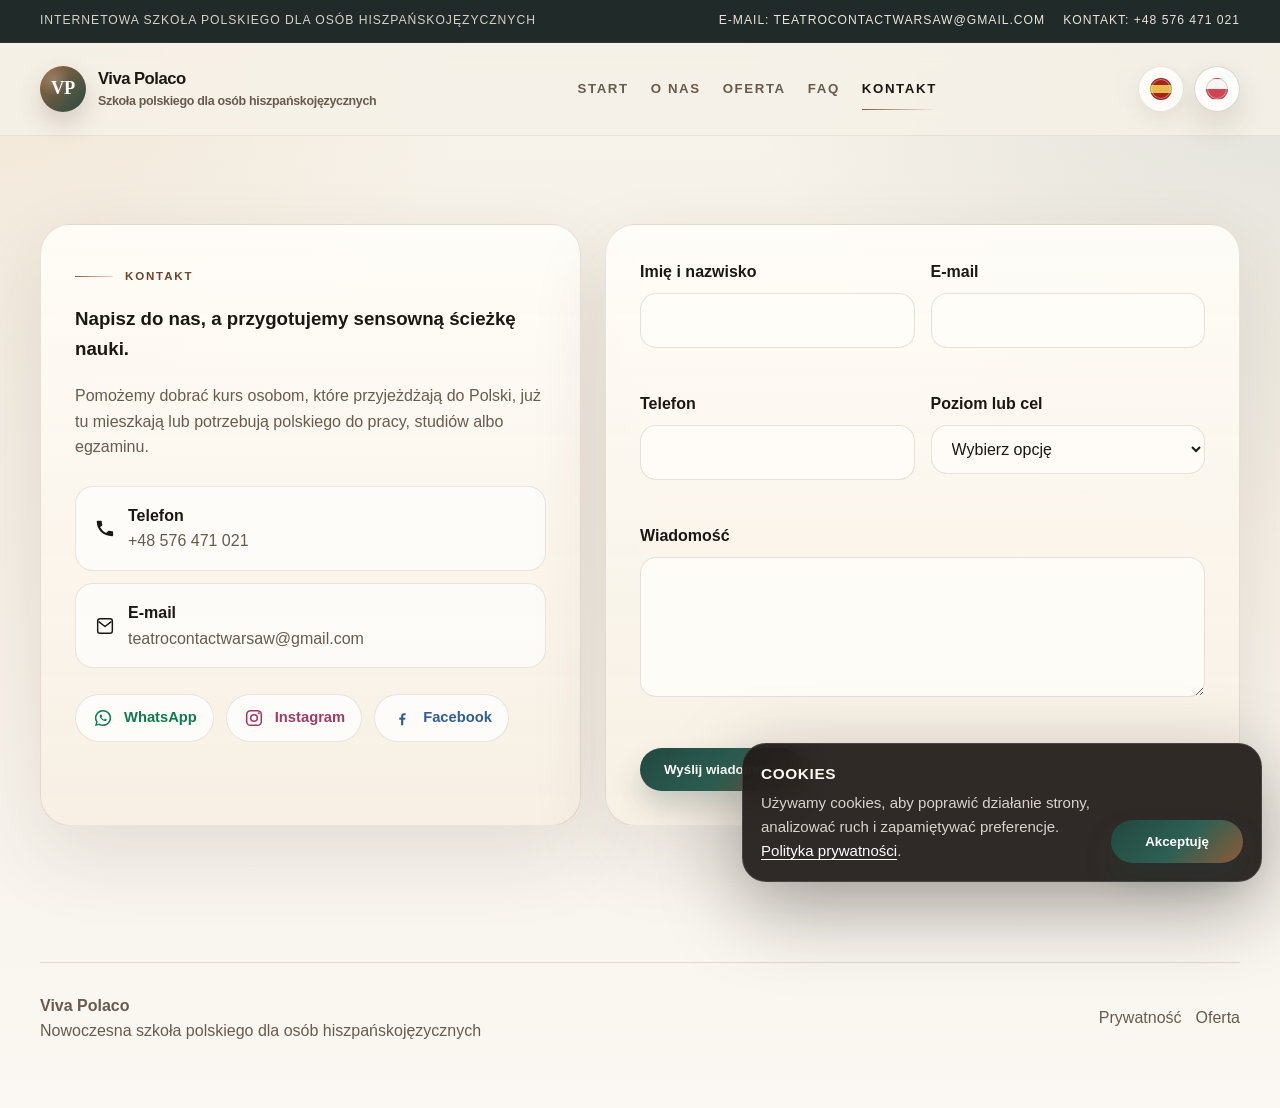
<file: pl/kontakt.html>
<!DOCTYPE html>
<html lang="pl">
  <head>
    <meta charset="UTF-8" />
    <meta name="viewport" content="width=device-width, initial-scale=1.0" />
    <title>Kontakt | Kursy polskiego dla osób hiszpańskojęzycznych | Viva Polaco</title>
    <meta
      name="description"
      content="Skontaktuj się z Viva Polaco i otrzymaj propozycję kursu polskiego dopasowaną do Twojego celu: życie w Polsce, praca, studia lub egzamin."
    />
    <meta name="robots" content="index, follow, max-image-preview:large" />
    <meta name="author" content="Viva Polaco" />
    <link rel="canonical" href="https://teatrodeidiomas.pl/hispano-polaco/pl/kontakt.html" />
    <link rel="alternate" hreflang="es" href="https://teatrodeidiomas.pl/hispano-polaco/es/contact.html" />
    <link rel="alternate" hreflang="pl" href="https://teatrodeidiomas.pl/hispano-polaco/pl/kontakt.html" />
    <meta property="og:type" content="website" />
    <meta property="og:locale" content="pl_PL" />
    <meta property="og:title" content="Kontakt | Kursy polskiego dla osób hiszpańskojęzycznych" />
    <meta
      property="og:description"
      content="Napisz do Viva Polaco i dobierz najlepszy kurs polskiego dla osoby hiszpańskojęzycznej."
    />
    <meta property="og:url" content="https://teatrodeidiomas.pl/hispano-polaco/pl/kontakt.html" />
    <meta property="og:site_name" content="Viva Polaco" />
    <meta
      property="og:image"
      content="https://teatrodeidiomas.pl/hispano-polaco/assets/img/og-viva-polaco.jpg"
    />
    <meta property="og:image:width" content="1200" />
    <meta property="og:image:height" content="630" />
    <meta name="twitter:card" content="summary_large_image" />
    <meta
      name="twitter:title"
      content="Kontakt | Kursy polskiego dla osób hiszpańskojęzycznych"
    />
    <meta
      name="twitter:description"
      content="Bezpłatna konsultacja i propozycja kursu polskiego dopasowana do Twojej sytuacji."
    />
    <meta
      name="twitter:image"
      content="https://teatrodeidiomas.pl/hispano-polaco/assets/img/og-viva-polaco.jpg"
    />
    <meta name="theme-color" content="#d85f45" />
    <link rel="stylesheet" href="../assets/css/style.css" />
    <link rel="icon" type="image/svg+xml" href="../assets/img/favicon.svg" />
    <script type="application/ld+json">
      {
        "@context": "https://schema.org",
        "@type": "ContactPage",
        "name": "Kontakt Viva Polaco",
        "url": "https://teatrodeidiomas.pl/hispano-polaco/pl/kontakt.html",
        "mainEntity": {
          "@type": "Organization",
          "name": "Viva Polaco",
          "telephone": "+48 576 471 021",
          "email": "teatrocontactwarsaw@gmail.com"
        }
      }
    </script>
  </head>
  <body>
    <header class="site-header">
      <div class="container header-inner">
        <a class="brand" href="./">
          <span class="brand-mark">VP</span>
          <span class="brand-copy">
            <strong>Viva Polaco</strong>
            <span>Szkoła polskiego dla osób hiszpańskojęzycznych</span>
          </span>
        </a>
        <input class="nav-toggle" id="nav-toggle" type="checkbox" />
        <label class="nav-toggle-btn" for="nav-toggle" aria-label="Otwórz menu"><span></span></label>
        <nav class="nav" aria-label="Główna nawigacja">
          <a href="./">Start</a>
          <a href="./o-nas.html">O nas</a>
          <a href="./oferta.html">Oferta</a>
          <a href="./faq.html">FAQ</a>
          <a class="active" href="./kontakt.html">Kontakt</a>
        </nav>
        <div class="header-actions">
          <div class="lang-switch">
            <a href="../es/contact.html" aria-label="Versión en español"><span class="flag flag-es" aria-hidden="true"></span><span class="sr-only">ES</span></a>
            <a class="active" href="./kontakt.html" aria-label="Wersja polska"><span class="flag flag-pl" aria-hidden="true"></span><span class="sr-only">PL</span></a>
          </div>
        </div>
      </div>
    </header>
    <main>
      <section class="section">
        <div class="container contact-grid">
          <article class="contact-card">
            <span class="eyebrow">Kontakt</span>
            <h1>Napisz do nas, a przygotujemy sensowną ścieżkę nauki.</h1>
            <p>
              Pomożemy dobrać kurs osobom, które przyjeżdżają do Polski, już tu mieszkają
              lub potrzebują polskiego do pracy, studiów albo egzaminu.
            </p>
            <div class="contact-links">
              <a class="contact-link" href="tel:+48576471021">
                <span class="contact-link__icon" aria-hidden="true">
                  <svg viewBox="0 0 24 24" fill="none">
                    <path d="M6.6 10.8a15.2 15.2 0 0 0 6.6 6.6l2.2-2.2a1 1 0 0 1 1-.24c1.08.36 2.25.54 3.46.54a1 1 0 0 1 1 1V20a1 1 0 0 1-1 1C10.07 21 3 13.93 3 5a1 1 0 0 1 1-1h3.5a1 1 0 0 1 1 1c0 1.21.18 2.38.54 3.46a1 1 0 0 1-.24 1L6.6 10.8Z" fill="currentColor"></path>
                  </svg>
                </span>
                <span><strong>Telefon</strong><span>+48 576 471 021</span></span>
              </a>
              <a class="contact-link" href="mailto:teatrocontactwarsaw@gmail.com">
                <span class="contact-link__icon" aria-hidden="true">
                  <svg viewBox="0 0 24 24" fill="none">
                    <path d="M4 6.5A2.5 2.5 0 0 1 6.5 4h11A2.5 2.5 0 0 1 20 6.5v11a2.5 2.5 0 0 1-2.5 2.5h-11A2.5 2.5 0 0 1 4 17.5v-11Z" stroke="currentColor" stroke-width="1.6"></path>
                    <path d="m5.5 7.5 6.5 5 6.5-5" stroke="currentColor" stroke-width="1.6" stroke-linecap="round" stroke-linejoin="round"></path>
                  </svg>
                </span>
                <span><strong>E-mail</strong><span>teatrocontactwarsaw@gmail.com</span></span>
              </a>
            </div>
            <div class="social-row">
              <a class="social-pill social-pill--whatsapp" href="https://wa.me/48576471021" target="_blank" rel="noopener noreferrer" aria-label="WhatsApp">
                <span class="social-icon" aria-hidden="true">
                  <svg viewBox="0 0 24 24" fill="none">
                    <path d="M12 3.2a8.8 8.8 0 0 0-7.54 13.34L3.2 20.8l4.38-1.22A8.8 8.8 0 1 0 12 3.2Zm0 15.98a7.13 7.13 0 0 1-3.63-.99l-.26-.15-2.6.73.7-2.53-.17-.26A7.14 7.14 0 1 1 12 19.18Z" fill="currentColor"></path>
                    <path d="M15.9 13.4c-.2-.1-1.18-.58-1.36-.64-.18-.07-.3-.1-.43.1-.13.2-.49.63-.6.76-.11.13-.23.15-.43.05-.2-.1-.82-.3-1.57-.96-.58-.52-.98-1.17-1.09-1.37-.11-.2-.01-.3.08-.4.08-.08.2-.22.3-.33.1-.11.13-.2.2-.33.07-.13.03-.25-.02-.36-.05-.1-.43-1.03-.59-1.4-.16-.39-.32-.33-.43-.33h-.37c-.13 0-.33.05-.5.23-.17.18-.66.64-.66 1.57 0 .93.68 1.82.78 1.95.1.13 1.33 2.03 3.22 2.84 1.9.82 1.9.55 2.24.52.34-.03 1.1-.45 1.26-.9.16-.44.16-.82.11-.9-.05-.08-.18-.13-.38-.23Z" fill="currentColor"></path>
                  </svg>
                </span>
                <span class="social-pill__label">WhatsApp</span>
              </a>
              <a class="social-pill social-pill--instagram" href="https://www.instagram.com/teatrodeidiomas/" target="_blank" rel="noopener noreferrer" aria-label="Instagram">
                <span class="social-icon" aria-hidden="true">
                  <svg viewBox="0 0 24 24" fill="none">
                    <rect x="4" y="4" width="16" height="16" rx="4.5" stroke="currentColor" stroke-width="1.7"></rect>
                    <circle cx="12" cy="12" r="3.6" stroke="currentColor" stroke-width="1.7"></circle>
                    <circle cx="17.2" cy="6.8" r="1.1" fill="currentColor"></circle>
                  </svg>
                </span>
                <span class="social-pill__label">Instagram</span>
              </a>
              <a class="social-pill social-pill--facebook" href="https://www.facebook.com/p/Teatro-de-idiomas-61573960503867/" target="_blank" rel="noopener noreferrer" aria-label="Facebook">
                <span class="social-icon" aria-hidden="true">
                  <svg viewBox="0 0 24 24" fill="none">
                    <path d="M13.4 20v-6h2l.3-2.4h-2.3V10.1c0-.7.2-1.2 1.2-1.2H16V6.8c-.22-.03-.98-.08-1.87-.08-1.86 0-3.13 1.14-3.13 3.23v1.63H9v2.4h2v6h2.4Z" fill="currentColor"></path>
                  </svg>
                </span>
                <span class="social-pill__label">Facebook</span>
              </a>
            </div>
          </article>
          <div class="contact-form card">
            <div class="form-success" data-form-success hidden>Dziękujemy. Otrzymaliśmy wiadomość i wrócimy z odpowiedzią wkrótce.</div>
            <div class="form-error" data-form-error hidden>Nie udało się wysłać formularza. Spróbuj ponownie za kilka minut.</div>
            <form id="contactForm" action="/api/contact?lang=pl" method="POST" novalidate>
              <input type="text" name="website" style="display:none" tabindex="-1" autocomplete="off" />
              <input type="hidden" name="form_time" value="" />
              <div class="form-row">
                <div class="form-group">
                  <label for="name">Imię i nazwisko</label>
                  <input id="name" name="name" type="text" autocomplete="name" />
                  <small class="error"></small>
                </div>
                <div class="form-group">
                  <label for="email">E-mail</label>
                  <input id="email" name="email" type="email" autocomplete="email" />
                  <small class="error"></small>
                </div>
              </div>
              <div class="form-row">
                <div class="form-group">
                  <label for="phone">Telefon</label>
                  <input id="phone" name="phone" type="tel" autocomplete="tel" />
                  <small class="error"></small>
                </div>
                <div class="form-group">
                  <label for="level">Poziom lub cel</label>
                  <select id="level" name="level">
                    <option value="">Wybierz opcję</option>
                    <option>A1 - start od zera</option>
                    <option>A2-B1 - lepsza komunikacja</option>
                    <option>B2-C1 - praca lub studia</option>
                    <option>Przygotowanie do egzaminu</option>
                    <option>Jeszcze nie wiem</option>
                  </select>
                  <small class="error"></small>
                </div>
              </div>
              <div class="form-group">
                <label for="message">Wiadomość</label>
                <textarea id="message" name="message"></textarea>
                <small class="error"></small>
              </div>
              <button class="btn btn-primary" type="submit">Wyślij wiadomość</button>
            </form>
          </div>
        </div>
      </section>
    </main>
    <footer class="site-footer">
      <div class="container footer-inner">
        <div>
          <strong>Viva Polaco</strong>
          <div>Nowoczesna szkoła polskiego dla osób hiszpańskojęzycznych</div>
        </div>
        <div class="footer-links">
          <a href="./polityka-prywatnosci.html">Prywatność</a>
          <a href="./oferta.html">Oferta</a>
        </div>
      </div>
    </footer>
    <script src="../assets/js/site.js" defer></script>
  </body>
</html>
</file>
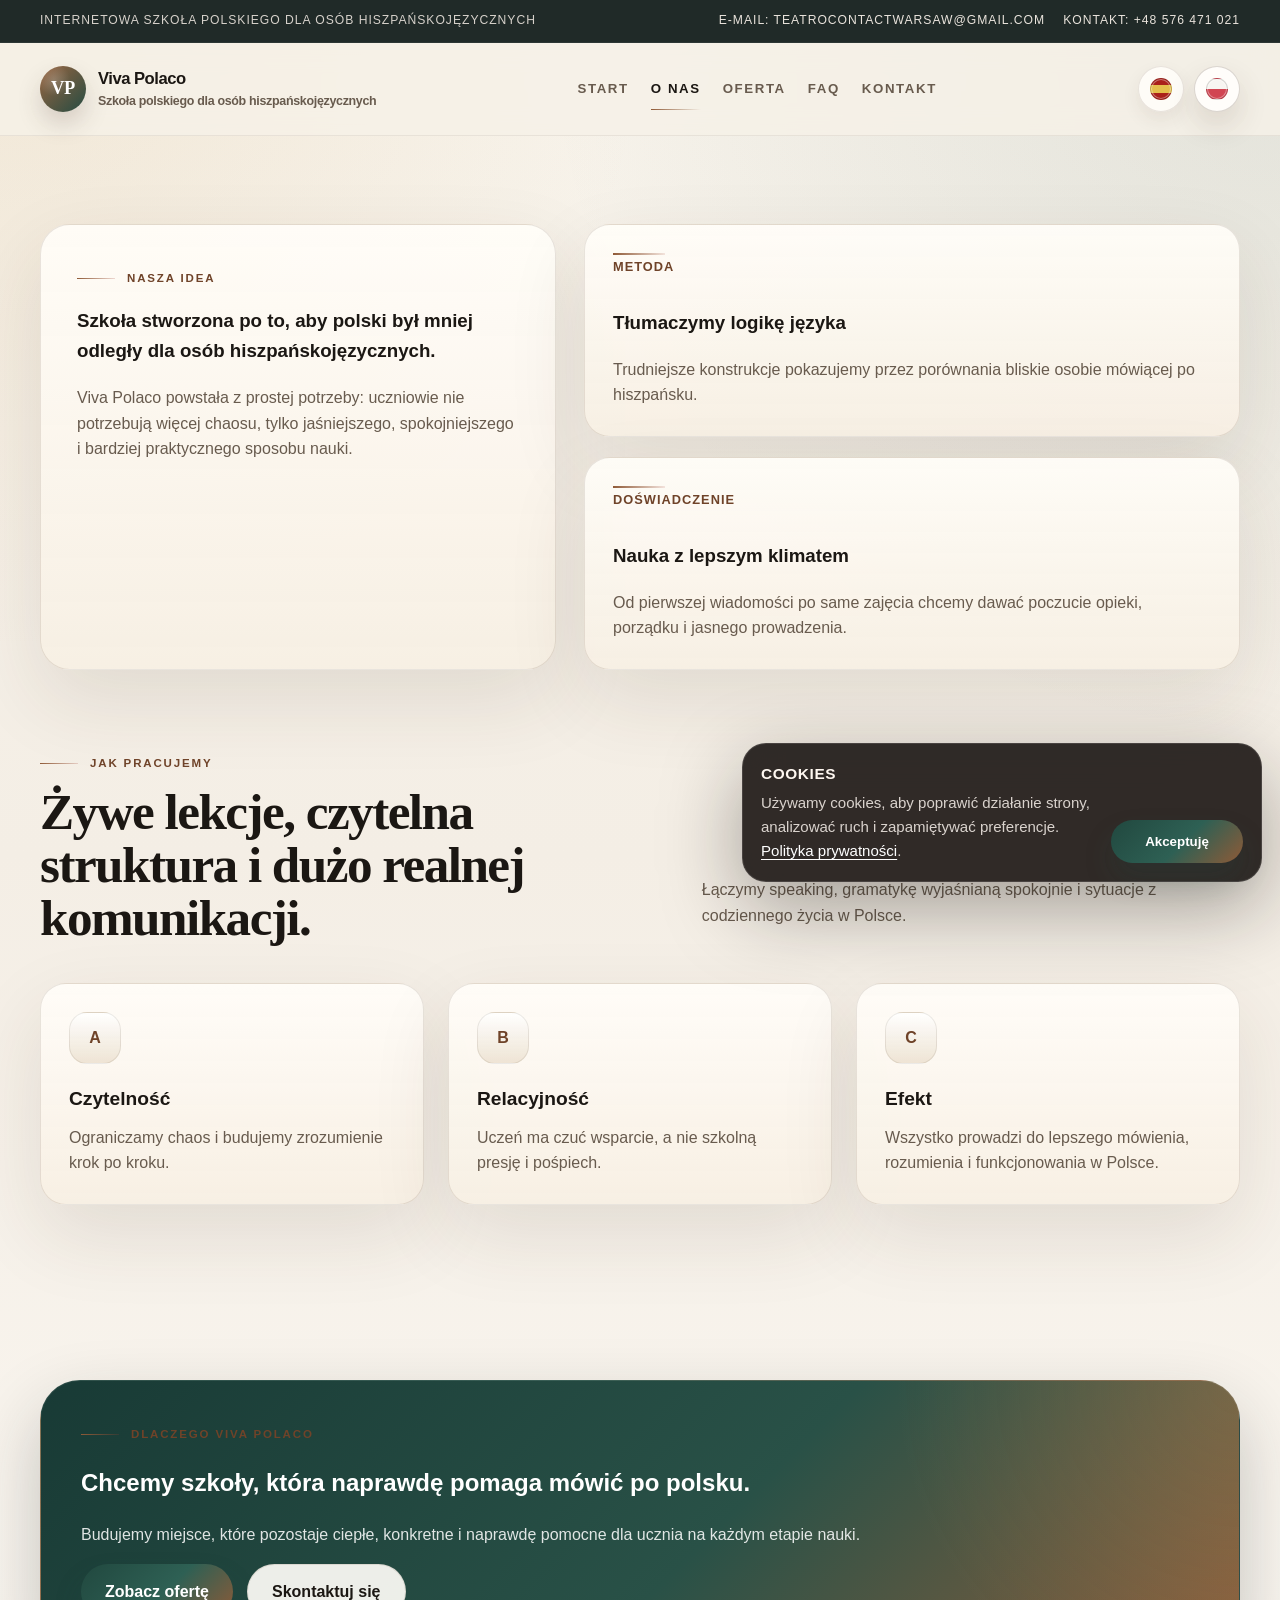
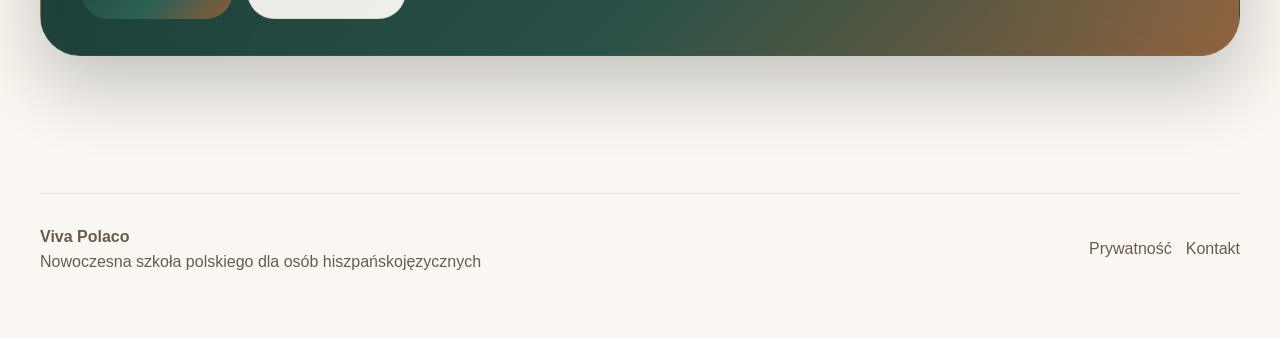
<file: pl/o-nas.html>
<!DOCTYPE html>
<html lang="pl">
  <head>
    <meta charset="UTF-8" />
    <meta name="viewport" content="width=device-width, initial-scale=1.0" />
    <title>O nas | Szkoła polskiego dla osób hiszpańskojęzycznych | Viva Polaco</title>
    <meta
      name="description"
      content="Poznaj Viva Polaco - szkołę języka polskiego dla osób hiszpańskojęzycznych. Uczymy praktycznego polskiego do życia, pracy, studiów i egzaminów."
    />
    <meta name="robots" content="index, follow, max-image-preview:large" />
    <meta name="author" content="Viva Polaco" />
    <link rel="canonical" href="https://teatrodeidiomas.pl/hispano-polaco/pl/o-nas.html" />
    <link rel="alternate" hreflang="es" href="https://teatrodeidiomas.pl/hispano-polaco/es/about.html" />
    <link rel="alternate" hreflang="pl" href="https://teatrodeidiomas.pl/hispano-polaco/pl/o-nas.html" />
    <meta property="og:type" content="website" />
    <meta property="og:locale" content="pl_PL" />
    <meta property="og:title" content="O nas | Szkoła polskiego dla osób hiszpańskojęzycznych" />
    <meta
      property="og:description"
      content="Jasna metoda, przyjazna komunikacja i nowoczesny styl nauki polskiego dla odbiorców hiszpańskojęzycznych."
    />
    <meta property="og:url" content="https://teatrodeidiomas.pl/hispano-polaco/pl/o-nas.html" />
    <meta property="og:site_name" content="Viva Polaco" />
    <meta
      property="og:image"
      content="https://teatrodeidiomas.pl/hispano-polaco/assets/img/og-viva-polaco.jpg"
    />
    <meta property="og:image:width" content="1200" />
    <meta property="og:image:height" content="630" />
    <meta name="twitter:card" content="summary_large_image" />
    <meta
      name="twitter:title"
      content="O nas | Szkoła polskiego dla osób hiszpańskojęzycznych"
    />
    <meta
      name="twitter:description"
      content="Poznaj podejście Viva Polaco i dowiedz się, jak uczymy polskiego osoby mówiące po hiszpańsku."
    />
    <meta
      name="twitter:image"
      content="https://teatrodeidiomas.pl/hispano-polaco/assets/img/og-viva-polaco.jpg"
    />
    <meta name="theme-color" content="#d85f45" />
    <link rel="stylesheet" href="../assets/css/style.css" />
    <link rel="icon" type="image/svg+xml" href="../assets/img/favicon.svg" />
    <script type="application/ld+json">
      {
        "@context": "https://schema.org",
        "@type": "EducationalOrganization",
        "name": "Viva Polaco",
        "url": "https://teatrodeidiomas.pl/hispano-polaco/pl/o-nas.html",
        "description": "Szkoła języka polskiego dla osób hiszpańskojęzycznych",
        "areaServed": "Worldwide",
        "inLanguage": ["pl", "es"]
      }
    </script>
  </head>
  <body>
    <header class="site-header">
      <div class="container header-inner">
        <a class="brand" href="./">
          <span class="brand-mark">VP</span>
          <span class="brand-copy">
            <strong>Viva Polaco</strong>
            <span>Szkoła polskiego dla osób hiszpańskojęzycznych</span>
          </span>
        </a>
        <input class="nav-toggle" id="nav-toggle" type="checkbox" />
        <label class="nav-toggle-btn" for="nav-toggle" aria-label="Otwórz menu"><span></span></label>
        <nav class="nav" aria-label="Główna nawigacja">
          <a href="./">Start</a>
          <a class="active" href="./o-nas.html">O nas</a>
          <a href="./oferta.html">Oferta</a>
          <a href="./faq.html">FAQ</a>
          <a href="./kontakt.html">Kontakt</a>
        </nav>
        <div class="header-actions">
          <div class="lang-switch">
            <a href="../es/about.html" aria-label="Versión en español"><span class="flag flag-es" aria-hidden="true"></span><span class="sr-only">ES</span></a>
            <a class="active" href="./o-nas.html" aria-label="Wersja polska"><span class="flag flag-pl" aria-hidden="true"></span><span class="sr-only">PL</span></a>
          </div>
        </div>
      </div>
    </header>
    <main>
      <section class="section section-compact-bottom">
        <div class="container split-grid">
          <article class="story-card">
            <span class="eyebrow">Nasza idea</span>
            <h1>Szkoła stworzona po to, aby polski był mniej odległy dla osób hiszpańskojęzycznych.</h1>
            <p class="content-lead">
              Viva Polaco powstała z prostej potrzeby: uczniowie nie potrzebują więcej chaosu,
              tylko jaśniejszego, spokojniejszego i bardziej praktycznego sposobu nauki.
            </p>
          </article>
          <div class="feature-stack">
            <article class="feature-panel">
              <span class="feature-kicker">Metoda</span>
              <h3>Tłumaczymy logikę języka</h3>
              <p>Trudniejsze konstrukcje pokazujemy przez porównania bliskie osobie mówiącej po hiszpańsku.</p>
            </article>
            <article class="feature-panel">
              <span class="feature-kicker">Doświadczenie</span>
              <h3>Nauka z lepszym klimatem</h3>
              <p>Od pierwszej wiadomości po same zajęcia chcemy dawać poczucie opieki, porządku i jasnego prowadzenia.</p>
            </article>
          </div>
        </div>
      </section>

      <section class="section section-compact-top">
        <div class="container">
          <div class="section-head">
            <div>
              <span class="eyebrow">Jak pracujemy</span>
              <h2>Żywe lekcje, czytelna struktura i dużo realnej komunikacji.</h2>
            </div>
            <p>Łączymy speaking, gramatykę wyjaśnianą spokojnie i sytuacje z codziennego życia w Polsce.</p>
          </div>
          <div class="cards">
            <article class="card">
              <div class="card-icon">A</div>
              <h3>Czytelność</h3>
              <p>Ograniczamy chaos i budujemy zrozumienie krok po kroku.</p>
            </article>
            <article class="card">
              <div class="card-icon">B</div>
              <h3>Relacyjność</h3>
              <p>Uczeń ma czuć wsparcie, a nie szkolną presję i pośpiech.</p>
            </article>
            <article class="card">
              <div class="card-icon">C</div>
              <h3>Efekt</h3>
              <p>Wszystko prowadzi do lepszego mówienia, rozumienia i funkcjonowania w Polsce.</p>
            </article>
          </div>
        </div>
      </section>

      <section class="section">
        <div class="container banner">
          <span class="eyebrow">Dlaczego Viva Polaco</span>
          <h2>Chcemy szkoły, która naprawdę pomaga mówić po polsku.</h2>
          <p>
            Budujemy miejsce, które pozostaje ciepłe, konkretne i naprawdę pomocne
            dla ucznia na każdym etapie nauki.
          </p>
          <div class="cta-actions">
            <a class="btn btn-primary" href="./oferta.html">Zobacz ofertę</a>
            <a class="btn btn-secondary" href="./kontakt.html">Skontaktuj się</a>
          </div>
        </div>
      </section>
    </main>
    <footer class="site-footer">
      <div class="container footer-inner">
        <div>
          <strong>Viva Polaco</strong>
          <div>Nowoczesna szkoła polskiego dla osób hiszpańskojęzycznych</div>
        </div>
        <div class="footer-links">
          <a href="./polityka-prywatnosci.html">Prywatność</a>
          <a href="./kontakt.html">Kontakt</a>
        </div>
      </div>
    </footer>
    <script src="../assets/js/site.js" defer></script>
  </body>
</html>
</file>
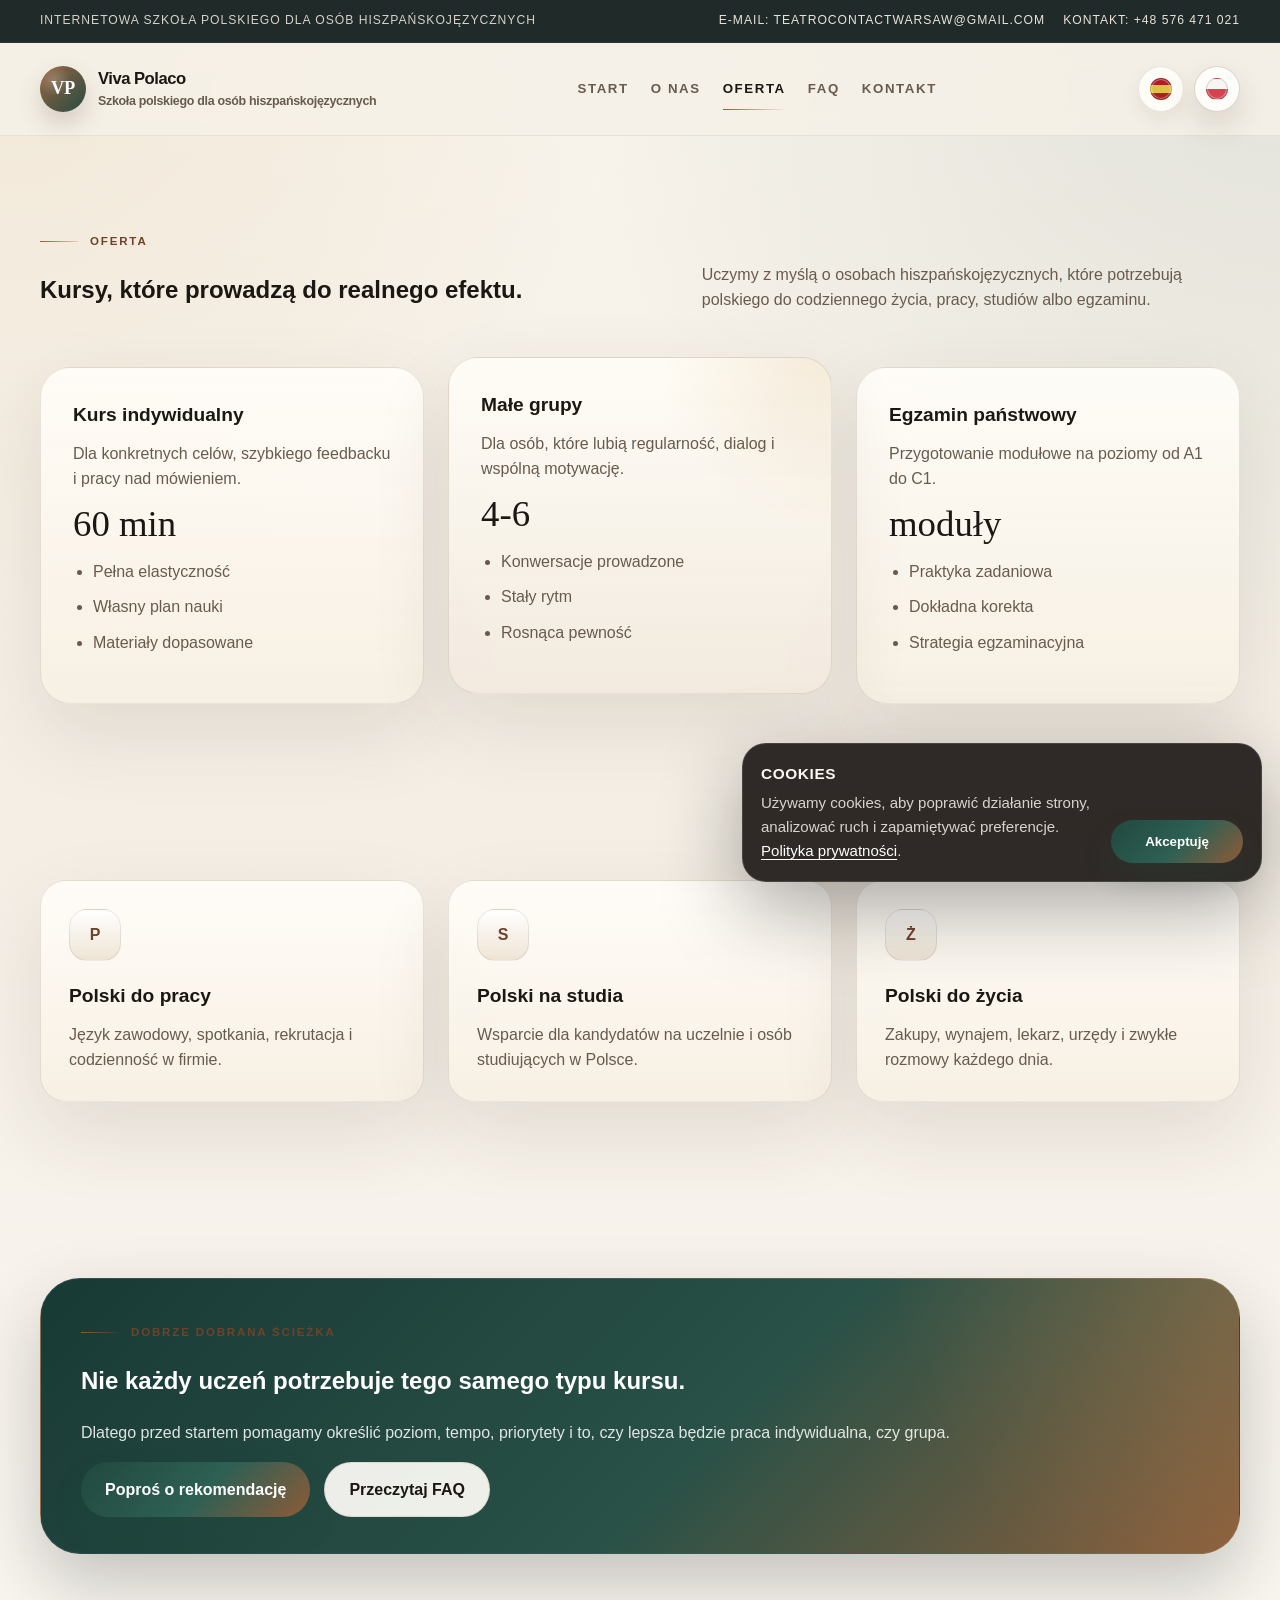
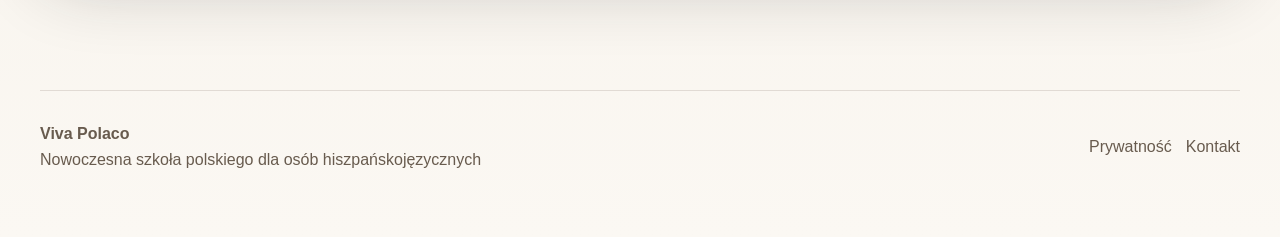
<file: pl/oferta.html>
<!DOCTYPE html>
<html lang="pl">
  <head>
    <meta charset="UTF-8" />
    <meta name="viewport" content="width=device-width, initial-scale=1.0" />
    <title>Oferta kursów polskiego online | Viva Polaco</title>
    <meta
      name="description"
      content="Kursy języka polskiego dla Hiszpanów i osób hiszpańskojęzycznych: indywidualne, grupowe, polski do pracy, życia w Polsce i przygotowanie do egzaminów."
    />
    <meta name="robots" content="index, follow, max-image-preview:large" />
    <meta name="author" content="Viva Polaco" />
    <link rel="canonical" href="https://teatrodeidiomas.pl/hispano-polaco/pl/oferta.html" />
    <link rel="alternate" hreflang="es" href="https://teatrodeidiomas.pl/hispano-polaco/es/offer.html" />
    <link rel="alternate" hreflang="pl" href="https://teatrodeidiomas.pl/hispano-polaco/pl/oferta.html" />
    <meta property="og:type" content="website" />
    <meta property="og:locale" content="pl_PL" />
    <meta property="og:title" content="Oferta kursów polskiego online | Viva Polaco" />
    <meta
      property="og:description"
      content="Sprawdź kursy polskiego online dla osób hiszpańskojęzycznych: od podstaw, do pracy, studiów i egzaminów."
    />
    <meta property="og:url" content="https://teatrodeidiomas.pl/hispano-polaco/pl/oferta.html" />
    <meta property="og:site_name" content="Viva Polaco" />
    <meta
      property="og:image"
      content="https://teatrodeidiomas.pl/hispano-polaco/assets/img/og-viva-polaco.jpg"
    />
    <meta property="og:image:width" content="1200" />
    <meta property="og:image:height" content="630" />
    <meta name="twitter:card" content="summary_large_image" />
    <meta
      name="twitter:title"
      content="Oferta kursów polskiego online | Viva Polaco"
    />
    <meta
      name="twitter:description"
      content="Kursy indywidualne, małe grupy i przygotowanie do egzaminów dla osób hiszpańskojęzycznych."
    />
    <meta
      name="twitter:image"
      content="https://teatrodeidiomas.pl/hispano-polaco/assets/img/og-viva-polaco.jpg"
    />
    <meta name="theme-color" content="#d85f45" />
    <link rel="stylesheet" href="../assets/css/style.css" />
    <link rel="icon" type="image/svg+xml" href="../assets/img/favicon.svg" />
    <script type="application/ld+json">
      {
        "@context": "https://schema.org",
        "@type": "OfferCatalog",
        "name": "Oferta Viva Polaco",
        "url": "https://teatrodeidiomas.pl/hispano-polaco/pl/oferta.html",
        "itemListElement": [
          {
            "@type": "Offer",
            "itemOffered": {
              "@type": "Course",
              "name": "Kurs indywidualny języka polskiego online"
            }
          },
          {
            "@type": "Offer",
            "itemOffered": {
              "@type": "Course",
              "name": "Grupowy kurs polskiego dla osób hiszpańskojęzycznych"
            }
          }
        ]
      }
    </script>
  </head>
  <body>
    <header class="site-header">
      <div class="container header-inner">
        <a class="brand" href="./">
          <span class="brand-mark">VP</span>
          <span class="brand-copy">
            <strong>Viva Polaco</strong>
            <span>Szkoła polskiego dla osób hiszpańskojęzycznych</span>
          </span>
        </a>
        <input class="nav-toggle" id="nav-toggle" type="checkbox" />
        <label class="nav-toggle-btn" for="nav-toggle" aria-label="Otwórz menu"><span></span></label>
        <nav class="nav" aria-label="Główna nawigacja">
          <a href="./">Start</a>
          <a href="./o-nas.html">O nas</a>
          <a class="active" href="./oferta.html">Oferta</a>
          <a href="./faq.html">FAQ</a>
          <a href="./kontakt.html">Kontakt</a>
        </nav>
        <div class="header-actions">
          <div class="lang-switch">
            <a href="../es/offer.html" aria-label="Versión en español"><span class="flag flag-es" aria-hidden="true"></span><span class="sr-only">ES</span></a>
            <a class="active" href="./oferta.html" aria-label="Wersja polska"><span class="flag flag-pl" aria-hidden="true"></span><span class="sr-only">PL</span></a>
          </div>
        </div>
      </div>
    </header>
    <main>
      <section class="section">
        <div class="container section-head">
          <div>
            <span class="eyebrow">Oferta</span>
            <h1>Kursy, które prowadzą do realnego efektu.</h1>
          </div>
          <p>
            Uczymy z myślą o osobach hiszpańskojęzycznych, które potrzebują polskiego
            do codziennego życia, pracy, studiów albo egzaminu.
          </p>
        </div>
        <div class="container pricing-grid">
          <article class="pricing-card">
            <h3>Kurs indywidualny</h3>
            <p>Dla konkretnych celów, szybkiego feedbacku i pracy nad mówieniem.</p>
            <div class="price">60 min</div>
            <ul class="check-list">
              <li>Pełna elastyczność</li>
              <li>Własny plan nauki</li>
              <li>Materiały dopasowane</li>
            </ul>
          </article>
          <article class="pricing-card featured">
            <h3>Małe grupy</h3>
            <p>Dla osób, które lubią regularność, dialog i wspólną motywację.</p>
            <div class="price">4-6</div>
            <ul class="check-list">
              <li>Konwersacje prowadzone</li>
              <li>Stały rytm</li>
              <li>Rosnąca pewność</li>
            </ul>
          </article>
          <article class="pricing-card">
            <h3>Egzamin państwowy</h3>
            <p>Przygotowanie modułowe na poziomy od A1 do C1.</p>
            <div class="price">moduły</div>
            <ul class="check-list">
              <li>Praktyka zadaniowa</li>
              <li>Dokładna korekta</li>
              <li>Strategia egzaminacyjna</li>
            </ul>
          </article>
        </div>
      </section>
      <section class="section">
        <div class="container cards">
          <article class="card">
            <div class="card-icon">P</div>
            <h3>Polski do pracy</h3>
            <p>Język zawodowy, spotkania, rekrutacja i codzienność w firmie.</p>
          </article>
          <article class="card">
            <div class="card-icon">S</div>
            <h3>Polski na studia</h3>
            <p>Wsparcie dla kandydatów na uczelnie i osób studiujących w Polsce.</p>
          </article>
          <article class="card">
            <div class="card-icon">Ż</div>
            <h3>Polski do życia</h3>
            <p>Zakupy, wynajem, lekarz, urzędy i zwykłe rozmowy każdego dnia.</p>
          </article>
        </div>
      </section>
      <section class="section">
        <div class="container banner">
          <span class="eyebrow">Dobrze dobrana ścieżka</span>
          <h2>Nie każdy uczeń potrzebuje tego samego typu kursu.</h2>
          <p>
            Dlatego przed startem pomagamy określić poziom, tempo, priorytety i to,
            czy lepsza będzie praca indywidualna, czy grupa.
          </p>
          <div class="cta-actions">
            <a class="btn btn-primary" href="./kontakt.html">Poproś o rekomendację</a>
            <a class="btn btn-secondary" href="./faq.html">Przeczytaj FAQ</a>
          </div>
        </div>
      </section>
    </main>
    <footer class="site-footer">
      <div class="container footer-inner">
        <div>
          <strong>Viva Polaco</strong>
          <div>Nowoczesna szkoła polskiego dla osób hiszpańskojęzycznych</div>
        </div>
        <div class="footer-links">
          <a href="./polityka-prywatnosci.html">Prywatność</a>
          <a href="./kontakt.html">Kontakt</a>
        </div>
      </div>
    </footer>
    <script src="../assets/js/site.js" defer></script>
  </body>
</html>
</file>
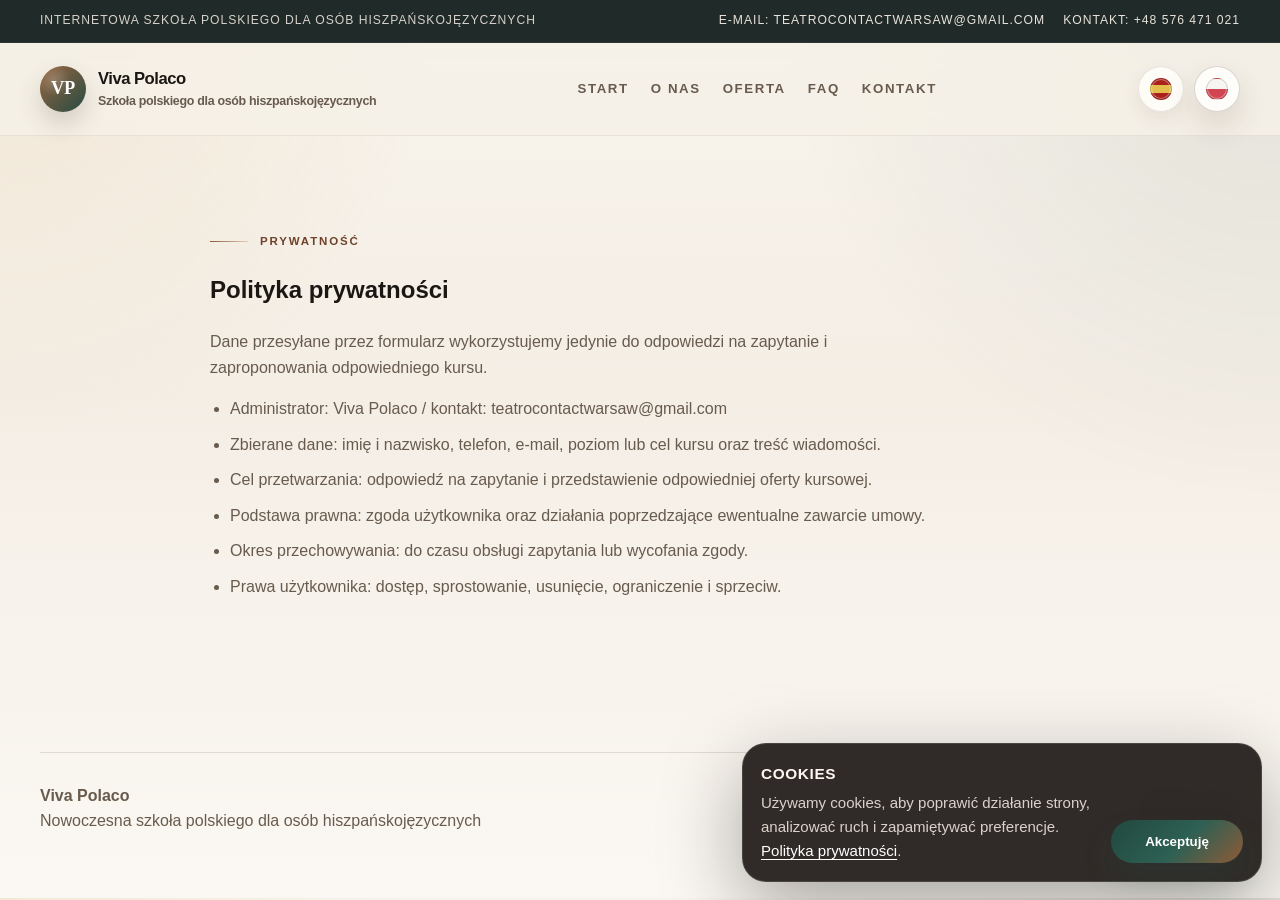
<file: pl/polityka-prywatnosci.html>
<!DOCTYPE html>
<html lang="pl">
  <head>
    <meta charset="UTF-8" />
    <meta name="viewport" content="width=device-width, initial-scale=1.0" />
    <title>Polityka prywatności | Viva Polaco</title>
    <meta name="description" content="Polityka prywatności serwisu Viva Polaco." />
    <meta name="robots" content="index, follow" />
    <link rel="canonical" href="https://teatrodeidiomas.pl/hispano-polaco/pl/polityka-prywatnosci.html" />
    <link rel="alternate" hreflang="es" href="https://teatrodeidiomas.pl/hispano-polaco/es/privacy-policy.html" />
    <link rel="alternate" hreflang="pl" href="https://teatrodeidiomas.pl/hispano-polaco/pl/polityka-prywatnosci.html" />
    <link rel="stylesheet" href="../assets/css/style.css" />
    <link rel="icon" type="image/svg+xml" href="../assets/img/favicon.svg" />
  </head>
  <body>
    <header class="site-header">
      <div class="container header-inner">
        <a class="brand" href="./"><span class="brand-mark">VP</span><span class="brand-copy"><strong>Viva Polaco</strong><span>Szkoła polskiego dla osób hiszpańskojęzycznych</span></span></a>
        <input class="nav-toggle" id="nav-toggle" type="checkbox" />
        <label class="nav-toggle-btn" for="nav-toggle" aria-label="Otwórz menu"><span></span></label>
        <nav class="nav" aria-label="Główna nawigacja">
          <a href="./">Start</a>
          <a href="./o-nas.html">O nas</a>
          <a href="./oferta.html">Oferta</a>
          <a href="./faq.html">FAQ</a>
          <a href="./kontakt.html">Kontakt</a>
        </nav>
        <div class="header-actions"><div class="lang-switch"><a href="../es/privacy-policy.html" aria-label="Versión en español"><span class="flag flag-es" aria-hidden="true"></span><span class="sr-only">ES</span></a><a class="active" href="./polityka-prywatnosci.html" aria-label="Wersja polska"><span class="flag flag-pl" aria-hidden="true"></span><span class="sr-only">PL</span></a></div></div>
      </div>
    </header>
    <main>
      <section class="section">
        <div class="container policy-shell">
          <span class="eyebrow">Prywatność</span>
          <h1>Polityka prywatności</h1>
          <p class="content-lead">
            Dane przesyłane przez formularz wykorzystujemy jedynie do odpowiedzi na zapytanie
            i zaproponowania odpowiedniego kursu.
          </p>
          <ul class="policy-list">
            <li>Administrator: Viva Polaco / kontakt: teatrocontactwarsaw@gmail.com</li>
            <li>Zbierane dane: imię i nazwisko, telefon, e-mail, poziom lub cel kursu oraz treść wiadomości.</li>
            <li>Cel przetwarzania: odpowiedź na zapytanie i przedstawienie odpowiedniej oferty kursowej.</li>
            <li>Podstawa prawna: zgoda użytkownika oraz działania poprzedzające ewentualne zawarcie umowy.</li>
            <li>Okres przechowywania: do czasu obsługi zapytania lub wycofania zgody.</li>
            <li>Prawa użytkownika: dostęp, sprostowanie, usunięcie, ograniczenie i sprzeciw.</li>
          </ul>
        </div>
      </section>
    </main>
    <footer class="site-footer"><div class="container footer-inner"><div><strong>Viva Polaco</strong><div>Nowoczesna szkoła polskiego dla osób hiszpańskojęzycznych</div></div><div class="footer-links"><a href="./kontakt.html">Kontakt</a><a href="./">Start</a></div></div></footer>
    <script src="../assets/js/site.js" defer></script>
  </body>
</html>
</file>
<file: assets/css/style.css>
:root {
  --bg: #f6f1e8;
  --bg-soft: #ebe1d2;
  --surface: rgba(252, 249, 244, 0.94);
  --surface-strong: #fffdfa;
  --ink: #1b1713;
  --muted: #685b4e;
  --line: rgba(77, 60, 42, 0.16);
  --primary: #8f5a37;
  --primary-dark: #6f4329;
  --secondary: #21483f;
  --accent: #d0a868;
  --shadow: 0 30px 80px rgba(61, 43, 28, 0.11);
  --shadow-soft: 0 18px 38px rgba(61, 43, 28, 0.09);
  --radius-xl: 36px;
  --radius-lg: 26px;
  --radius-md: 18px;
  --container: 1200px;
  --ease-out: cubic-bezier(0.22, 1, 0.36, 1);
}

*,
*::before,
*::after {
  box-sizing: border-box;
}

html {
  scroll-behavior: smooth;
  scroll-padding-top: 104px;
}

body {
  margin: 0;
  background:
    radial-gradient(circle at 0% 0%, rgba(208, 168, 104, 0.16), transparent 28%),
    radial-gradient(circle at 100% 0%, rgba(33, 72, 63, 0.1), transparent 32%),
    linear-gradient(180deg, #f8f4ec 0%, #f4eee5 44%, #fbf8f3 100%);
  color: var(--ink);
  font-family: "Trebuchet MS", "Segoe UI", sans-serif;
  line-height: 1.6;
  overflow-x: hidden;
}

body.menu-open {
  overflow: hidden;
}

img {
  max-width: 100%;
  display: block;
  height: auto;
}

a {
  color: inherit;
  text-decoration: none;
}

::selection {
  background: rgba(216, 95, 69, 0.18);
  color: var(--ink);
}

main {
  display: block;
}

.container {
  width: min(calc(100% - 40px), var(--container));
  margin: 0 auto;
}

.sr-only {
  position: absolute;
  width: 1px;
  height: 1px;
  padding: 0;
  margin: -1px;
  overflow: hidden;
  clip: rect(0, 0, 0, 0);
  white-space: nowrap;
  border: 0;
}

.site-topbar {
  background: #202a28;
  color: rgba(255, 247, 239, 0.82);
  border-bottom: 1px solid rgba(255, 255, 255, 0.06);
}

.site-topbar__inner {
  display: flex;
  align-items: center;
  justify-content: space-between;
  gap: 16px;
  min-height: 42px;
  font-size: 0.76rem;
  letter-spacing: 0.08em;
  text-transform: uppercase;
}

.site-topbar__left,
.site-topbar__right {
  display: flex;
  align-items: center;
  gap: 18px;
}

.site-topbar__right a {
  color: rgba(255, 247, 239, 0.9);
}

.site-topbar__right a:hover {
  color: #ffffff;
}

.eyebrow {
  display: inline-flex;
  align-items: center;
  gap: 12px;
  padding: 0;
  color: var(--primary-dark);
  font-size: 0.72rem;
  font-weight: 700;
  letter-spacing: 0.16em;
  text-transform: uppercase;
}

.eyebrow::before {
  content: "";
  width: 38px;
  height: 1px;
  border-radius: 0;
  background: linear-gradient(90deg, var(--primary), rgba(167, 57, 45, 0.18));
}

.site-header {
  position: sticky;
  top: 0;
  z-index: 40;
  backdrop-filter: blur(12px);
  background: rgba(246, 241, 232, 0.84);
  border-bottom: 1px solid rgba(73, 54, 37, 0.08);
  transition: background 0.28s var(--ease-out), box-shadow 0.28s var(--ease-out), border-color 0.28s var(--ease-out);
}

.site-header.is-scrolled {
  background: rgba(249, 245, 238, 0.95);
  box-shadow: 0 16px 36px rgba(61, 43, 28, 0.08);
  border-bottom-color: rgba(73, 54, 37, 0.16);
}

.header-inner {
  display: flex;
  align-items: center;
  justify-content: space-between;
  gap: 22px;
  min-height: 92px;
}

.brand {
  display: flex;
  align-items: center;
  gap: 12px;
  font-weight: 700;
  letter-spacing: -0.02em;
}

.brand-mark {
  width: 46px;
  height: 46px;
  border-radius: 50%;
  display: grid;
  place-items: center;
  color: #fff;
  background:
    radial-gradient(circle at 30% 30%, rgba(255,255,255,0.2), transparent 36%),
    linear-gradient(135deg, #9b6641, #254b42);
  box-shadow: 0 12px 24px rgba(62, 41, 25, 0.18);
  font-family: "Palatino Linotype", "Book Antiqua", Georgia, serif;
  font-size: 1.15rem;
}

.brand-copy strong {
  display: block;
  font-size: 1.04rem;
  letter-spacing: -0.03em;
}

.brand-copy span {
  display: block;
  color: var(--muted);
  font-size: 0.78rem;
}

.nav-toggle {
  display: none;
}

.nav-toggle-btn {
  display: none;
  width: 52px;
  height: 52px;
  border-radius: 18px;
  border: 1px solid rgba(92, 63, 38, 0.12);
  background:
    linear-gradient(180deg, rgba(255, 255, 255, 0.94), rgba(241, 232, 219, 0.92));
  box-shadow: 0 14px 24px rgba(61, 43, 28, 0.1);
  cursor: pointer;
  transition: transform 0.22s var(--ease-out), box-shadow 0.22s var(--ease-out), border-color 0.22s var(--ease-out);
}

.nav-toggle-btn:hover {
  transform: translateY(-1px);
  box-shadow: 0 18px 28px rgba(61, 43, 28, 0.12);
  border-color: rgba(143, 90, 55, 0.22);
}

.nav-toggle-btn span,
.nav-toggle-btn::before,
.nav-toggle-btn::after {
  content: "";
  display: block;
  width: 20px;
  height: 2px;
  margin: 0 auto;
  background: var(--ink);
  transition: 0.25s ease;
  border-radius: 999px;
}

.nav-toggle-btn span {
  width: 14px;
  margin-top: 5px;
  margin-bottom: 5px;
}

.nav {
  display: flex;
  align-items: center;
  gap: 22px;
}

.nav a {
  position: relative;
  color: var(--muted);
  font-weight: 700;
  font-size: 0.83rem;
  letter-spacing: 0.12em;
  text-transform: uppercase;
}

.nav a::after {
  content: "";
  position: absolute;
  left: 0;
  bottom: -10px;
  width: 100%;
  height: 1px;
  border-radius: 0;
  background: linear-gradient(90deg, var(--primary), transparent);
  transform: scaleX(0);
  transform-origin: left;
  transition: transform 0.25s ease;
}

.nav a:hover,
.nav a.active {
  color: var(--ink);
}

.nav a:hover::after,
.nav a.active::after {
  transform: scaleX(1);
}

.header-actions {
  display: flex;
  align-items: center;
  gap: 16px;
}

.lang-switch {
  display: flex;
  align-items: center;
  gap: 10px;
  padding: 0;
  border: 0;
  background: transparent;
}

.lang-switch a {
  display: inline-flex;
  align-items: center;
  justify-content: center;
  width: 46px;
  height: 46px;
  min-width: 46px;
  padding: 0;
  border-radius: 50%;
  color: var(--ink);
  background: rgba(255, 253, 249, 0.88);
  border: 1px solid rgba(73, 54, 37, 0.12);
  box-shadow: 0 8px 18px rgba(62, 41, 25, 0.08);
  transition: transform 0.22s var(--ease-out), border-color 0.22s var(--ease-out), box-shadow 0.22s var(--ease-out), background 0.22s var(--ease-out);
}

.lang-switch a:hover {
  transform: translateY(-2px);
  border-color: rgba(167, 57, 45, 0.28);
  box-shadow: 0 12px 22px rgba(62, 41, 25, 0.12);
}

.lang-switch .flag {
  display: block;
  width: 22px;
  height: 22px;
  border-radius: 50%;
  border: 1px solid rgba(20, 16, 14, 0.14);
  box-shadow: inset 0 0 0 1px rgba(255, 255, 255, 0.38);
  overflow: hidden;
  font-size: 0;
  line-height: 0;
  color: transparent;
}

.lang-switch .flag-es {
  background: linear-gradient(180deg, #aa201a 0 30%, #e4be4c 30% 70%, #aa201a 70% 100%);
}

.lang-switch .flag-pl {
  background: linear-gradient(180deg, #f7f5f1 0 50%, #d14552 50% 100%);
}

.lang-switch a:first-child .flag:not(.flag-es):not(.flag-pl) {
  background: linear-gradient(180deg, #aa201a 0 30%, #e4be4c 30% 70%, #aa201a 70% 100%);
}

.lang-switch a:last-child .flag:not(.flag-es):not(.flag-pl) {
  background: linear-gradient(180deg, #f7f5f1 0 50%, #d14552 50% 100%);
}

.lang-switch a.active {
  background: var(--surface-strong);
  border-color: rgba(73, 54, 37, 0.2);
  box-shadow: 0 14px 30px rgba(62, 41, 25, 0.14);
}

.lang-switch a > span:not(.flag):not(.sr-only) {
  display: none;
}

.btn {
  display: inline-flex;
  align-items: center;
  justify-content: center;
  gap: 10px;
  padding: 14px 24px;
  border-radius: 999px;
  border: 0;
  cursor: pointer;
  font-weight: 700;
  transition: transform 0.25s var(--ease-out), box-shadow 0.25s var(--ease-out), background 0.25s var(--ease-out);
}

.btn:hover {
  transform: translateY(-2px);
}

.scroll-progress {
  position: fixed;
  top: 0;
  left: 0;
  z-index: 60;
  width: 100%;
  height: 4px;
  transform: scaleX(0);
  transform-origin: left;
  background: linear-gradient(90deg, var(--primary), var(--accent), var(--secondary));
  box-shadow: 0 0 24px rgba(216, 95, 69, 0.3);
  pointer-events: none;
}

.reveal {
  opacity: 0;
  transform: translateY(26px) scale(0.985);
  transition:
    opacity 0.7s var(--ease-out),
    transform 0.7s var(--ease-out);
  will-change: transform, opacity;
}

.reveal.is-visible {
  opacity: 1;
  transform: translateY(0) scale(1);
}

.btn-primary {
  color: #fff;
  background: linear-gradient(135deg, var(--secondary), #2e6054 54%, var(--primary) 100%);
  box-shadow: 0 16px 28px rgba(33, 72, 63, 0.22);
}

.btn-secondary {
  color: var(--ink);
  background: rgba(255, 253, 248, 0.92);
  border: 1px solid rgba(73, 54, 37, 0.12);
}

.hero {
  position: relative;
  overflow: hidden;
  padding: 96px 0 72px;
}

.hero::before,
.hero::after {
  content: "";
  position: absolute;
  border-radius: 999px;
  filter: blur(12px);
  z-index: -1;
}

.hero::before {
  width: 460px;
  height: 460px;
  top: -140px;
  right: -120px;
  background: rgba(211, 169, 91, 0.24);
}

.hero::after {
  width: 420px;
  height: 420px;
  left: -120px;
  bottom: -60px;
  background: rgba(31, 81, 71, 0.12);
}

.hero-grid {
  display: grid;
  grid-template-columns: minmax(0, 1.08fr) minmax(360px, 0.92fr);
  gap: 56px;
  align-items: start;
}

.hero-copy h1 {
  margin: 18px 0 18px;
  max-width: 11ch;
  font-family: "Palatino Linotype", "Book Antiqua", Georgia, serif;
  font-size: clamp(3rem, 5.2vw, 5.15rem);
  line-height: 1.02;
  letter-spacing: -0.035em;
}

.hero-copy p {
  max-width: 620px;
  margin: 0 0 30px;
  color: var(--muted);
  font-size: 1.08rem;
}

.hero-actions,
.cta-actions {
  display: flex;
  flex-wrap: wrap;
  gap: 14px;
}

.hero-stats {
  display: grid;
  grid-template-columns: repeat(3, minmax(0, 1fr));
  gap: 0;
  margin-top: 34px;
  overflow: hidden;
  border-radius: 26px;
  background: rgba(255, 251, 245, 0.86);
  border: 1px solid rgba(73, 54, 37, 0.12);
  box-shadow: var(--shadow-soft);
}

.hero-stat {
  padding: 22px 22px 20px;
  border-right: 1px solid rgba(73, 54, 37, 0.12);
  background: transparent;
  box-shadow: none;
}

.hero-stat strong {
  display: block;
  margin-bottom: 6px;
  font-size: 1.3rem;
}

.hero-stat span {
  color: var(--muted);
  font-size: 0.88rem;
}

.hero-stat:last-child {
  border-right: 0;
}

.hero-card {
  position: relative;
  padding: 20px;
  border-radius: 40px;
  background:
    linear-gradient(180deg, rgba(255, 252, 246, 0.96), rgba(239, 229, 214, 0.9));
  border: 1px solid rgba(73, 54, 37, 0.12);
  box-shadow: var(--shadow);
  overflow: hidden;
}

.hero-card::before {
  content: "";
  position: absolute;
  inset: 16px;
  border-radius: 32px;
  border: 1px solid rgba(255, 255, 255, 0.52);
  pointer-events: none;
}

.hero-photo {
  border-radius: 28px 28px 120px 28px;
  overflow: hidden;
  aspect-ratio: 1.08;
  box-shadow: 0 22px 46px rgba(62, 41, 25, 0.16);
}

.hero-photo img {
  width: 100%;
  height: 100%;
  object-fit: cover;
}

.floating-note,
.floating-badge {
  position: absolute;
  background: rgba(255, 252, 247, 0.94);
  border: 1px solid rgba(73, 54, 37, 0.12);
  box-shadow: var(--shadow-soft);
}

.floating-note {
  left: 24px;
  right: 24px;
  bottom: 24px;
  width: auto;
  padding: 18px 20px;
  border-radius: 22px;
}

.floating-note strong,
.floating-badge strong {
  display: block;
  margin-bottom: 5px;
}

.floating-note span,
.floating-badge span {
  color: var(--muted);
  font-size: 0.9rem;
}

.floating-badge {
  top: 24px;
  right: 24px;
  max-width: 220px;
  padding: 16px 18px;
  border-radius: 20px;
}

.hero-ribbon {
  display: flex;
  flex-wrap: wrap;
  gap: 10px;
  margin: 18px 0 0;
}

.hero-ribbon span {
  display: inline-flex;
  align-items: center;
  min-height: 36px;
  padding: 0 14px;
  border-radius: 999px;
  background: rgba(255, 252, 246, 0.82);
  border: 1px solid rgba(73, 54, 37, 0.12);
  color: var(--muted);
  font-size: 0.83rem;
  font-weight: 700;
  letter-spacing: 0.04em;
}

.hero-points {
  display: grid;
  grid-template-columns: repeat(2, minmax(0, 1fr));
  gap: 12px 18px;
  margin: 28px 0 0;
  padding: 24px 0 0;
  list-style: none;
  border-top: 1px solid rgba(73, 54, 37, 0.12);
}

.hero-points li {
  position: relative;
  padding-left: 24px;
  color: var(--muted);
  font-size: 0.96rem;
}

.hero-points li::before {
  content: "";
  position: absolute;
  left: 0;
  top: 0.55rem;
  width: 10px;
  height: 10px;
  border-radius: 50%;
  background: linear-gradient(135deg, var(--primary), var(--accent));
  box-shadow: 0 0 0 5px rgba(167, 57, 45, 0.08);
}

.hero-panel-grid {
  display: grid;
  grid-template-columns: repeat(2, minmax(0, 1fr));
  gap: 12px;
  margin-top: 14px;
}

.mini-panel {
  min-height: 100%;
  padding: 16px;
  border-radius: 22px;
  background: rgba(255, 251, 245, 0.9);
  border: 1px solid rgba(73, 54, 37, 0.12);
  box-shadow: var(--shadow-soft);
}

.mini-panel__label {
  display: inline-block;
  margin-bottom: 8px;
  color: var(--primary-dark);
  font-size: 0.7rem;
  font-weight: 700;
  letter-spacing: 0.12em;
  text-transform: uppercase;
}

.mini-panel strong {
  display: block;
  margin-bottom: 5px;
  font-size: 0.96rem;
  line-height: 1.22;
}

.mini-panel p {
  margin: 0;
  color: var(--muted);
  font-size: 0.86rem;
}

.section {
  padding: 88px 0;
}

.section-tight {
  padding-top: 24px;
}

.section-compact-bottom {
  padding-bottom: 42px;
}

.section-compact-top {
  padding-top: 34px;
}

.section-soft {
  position: relative;
  padding-top: 68px;
  padding-bottom: 68px;
}

.section-soft::before {
  content: "";
  position: absolute;
  inset: 8px 0;
  background:
    linear-gradient(180deg, rgba(255, 251, 245, 0.86), rgba(248, 242, 233, 0.78));
  border-top: 1px solid rgba(73, 54, 37, 0.08);
  border-bottom: 1px solid rgba(73, 54, 37, 0.08);
  pointer-events: none;
}

.section-soft > .container {
  position: relative;
}

.section-head {
  display: grid;
  grid-template-columns: minmax(0, 1.08fr) minmax(260px, 0.92fr);
  align-items: end;
  gap: 30px;
  margin-bottom: 38px;
}

.section-head h2,
.cta-panel h2 {
  margin: 12px 0 0;
  font-family: "Palatino Linotype", "Book Antiqua", Georgia, serif;
  font-size: clamp(2rem, 4vw, 3.25rem);
  line-height: 1.04;
  letter-spacing: -0.03em;
}

.section-head p,
.cta-panel p,
.content-lead,
.faq-intro {
  max-width: 620px;
  color: var(--muted);
  font-size: 1rem;
}

.cards {
  display: grid;
  grid-template-columns: repeat(3, minmax(0, 1fr));
  gap: 24px;
}

.audience-grid {
  display: grid;
  grid-template-columns: repeat(4, minmax(0, 1fr));
  gap: 20px;
}

.audience-card {
  min-height: 100%;
  padding: 26px;
  border-radius: 28px;
  background: rgba(255, 253, 248, 0.84);
  border: 1px solid rgba(73, 54, 37, 0.1);
  box-shadow: 0 16px 30px rgba(62, 41, 25, 0.08);
  transition: transform 0.35s var(--ease-out), box-shadow 0.35s var(--ease-out), border-color 0.35s var(--ease-out);
}

.audience-card:hover {
  transform: translateY(-6px);
  border-color: rgba(167, 57, 45, 0.16);
  box-shadow: var(--shadow-soft);
}

.audience-card strong {
  display: block;
  margin-bottom: 10px;
  font-size: 1.06rem;
}

.audience-card p {
  margin: 0;
  color: var(--muted);
}

.card,
.pricing-card,
.faq-item,
.contact-card,
.story-card,
.feature-panel {
  background: linear-gradient(180deg, rgba(255, 253, 248, 0.94), rgba(247, 239, 227, 0.9));
  border: 1px solid rgba(73, 54, 37, 0.12);
  box-shadow: var(--shadow);
  transition: transform 0.35s var(--ease-out), box-shadow 0.35s var(--ease-out), border-color 0.35s var(--ease-out);
}

.card,
.feature-panel {
  position: relative;
  overflow: hidden;
  padding: 28px;
  border-radius: var(--radius-lg);
}

.card::before,
.feature-panel::before,
.story-card::before {
  content: "";
  position: absolute;
  top: 28px;
  left: 28px;
  width: 52px;
  height: 2px;
  background: linear-gradient(90deg, var(--primary), rgba(167, 57, 45, 0.12));
}

.card::before,
.story-card::before {
  display: none;
}

.card-icon {
  width: 52px;
  height: 52px;
  margin-bottom: 20px;
  border-radius: 18px;
  display: grid;
  place-items: center;
  font-weight: 800;
  color: var(--primary-dark);
  background: linear-gradient(180deg, rgba(255,255,255,0.92), rgba(236,225,208,0.88));
  border: 1px solid rgba(73, 54, 37, 0.1);
}

.card h3,
.pricing-card h3,
.story-card h3,
.contact-card h3 {
  margin: 0 0 10px;
  font-size: 1.2rem;
}

.card p,
.story-card p,
.contact-card p,
.pricing-card p,
.feature-panel p {
  margin: 0;
  color: var(--muted);
}

.split-grid {
  display: grid;
  grid-template-columns: 0.88fr 1.12fr;
  gap: 28px;
}

.insight-shell {
  display: grid;
  grid-template-columns: minmax(0, 1.08fr) minmax(300px, 0.92fr);
  gap: 28px;
  align-items: start;
}

.insight-copy h2,
.insight-aside h3 {
  margin: 12px 0 0;
  font-family: "Palatino Linotype", "Book Antiqua", Georgia, serif;
  line-height: 1.04;
  letter-spacing: -0.03em;
}

.insight-copy h2 {
  font-size: clamp(2rem, 4vw, 3.2rem);
}

.insight-copy p {
  max-width: 700px;
  color: var(--muted);
  font-size: 1.02rem;
}

.process-grid {
  display: grid;
  grid-template-columns: repeat(3, minmax(0, 1fr));
  gap: 18px;
  margin-top: 30px;
}

.process-step {
  min-height: 100%;
  padding: 24px;
  border-radius: 24px;
  background: rgba(255, 253, 248, 0.92);
  border: 1px solid rgba(73, 54, 37, 0.1);
  box-shadow: 0 16px 28px rgba(62, 41, 25, 0.08);
}

.process-step span {
  display: inline-block;
  margin-bottom: 10px;
  color: var(--primary-dark);
  font-size: 0.76rem;
  font-weight: 700;
  letter-spacing: 0.12em;
  text-transform: uppercase;
}

.process-step strong {
  display: block;
  margin-bottom: 8px;
  font-size: 1rem;
}

.process-step p {
  margin: 0;
  color: var(--muted);
}

.insight-aside {
  padding: 30px;
  border-radius: 30px;
  background:
    radial-gradient(circle at top right, rgba(211, 169, 91, 0.16), transparent 34%),
    linear-gradient(180deg, rgba(255, 252, 247, 0.98), rgba(243, 233, 220, 0.94));
  border: 1px solid rgba(73, 54, 37, 0.12);
  box-shadow: var(--shadow);
}

.insight-aside ul {
  margin: 22px 0 0;
  padding: 0;
  list-style: none;
  display: grid;
  gap: 12px;
}

.insight-aside li {
  padding: 14px 16px;
  border-radius: 18px;
  background: rgba(255, 255, 255, 0.62);
  border: 1px solid rgba(73, 54, 37, 0.08);
  color: var(--muted);
}

.story-card {
  position: relative;
  padding: 36px;
  border-radius: 30px;
  overflow: hidden;
}

.story-list {
  display: grid;
  gap: 16px;
}

.story-list li,
.check-list li,
.policy-list li {
  color: var(--muted);
}

.feature-stack {
  display: grid;
  gap: 20px;
}

.feature-panel {
  padding: 28px;
}

.card:hover,
.pricing-card:hover,
.faq-item:hover,
.contact-card:hover,
.story-card:hover,
.feature-panel:hover {
  transform: translateY(-6px);
  box-shadow: var(--shadow-soft);
  border-color: rgba(216, 95, 69, 0.14);
}

.feature-kicker {
  display: inline-block;
  margin-bottom: 12px;
  color: var(--primary-dark);
  font-size: 0.8rem;
  font-weight: 700;
  letter-spacing: 0.08em;
  text-transform: uppercase;
}

.pricing-grid {
  display: grid;
  grid-template-columns: repeat(3, minmax(0, 1fr));
  gap: 24px;
}

.pricing-card {
  padding: 32px;
  border-radius: 30px;
}

.pricing-card.featured {
  transform: translateY(-10px);
  background:
    radial-gradient(circle at top right, rgba(208, 168, 104, 0.2), transparent 34%),
    linear-gradient(180deg, rgba(255,252,246,0.98), rgba(241,233,222,0.94));
}

.price {
  margin: 14px 0 10px;
  font-family: Georgia, serif;
  font-size: 2.3rem;
  line-height: 1;
}

.price small {
  font-family: "Trebuchet MS", sans-serif;
  font-size: 0.92rem;
}

.check-list {
  padding-left: 20px;
}

.check-list li + li,
.policy-list li + li {
  margin-top: 10px;
}

.banner {
  padding: 36px 40px;
  border-radius: 40px;
  background:
    radial-gradient(circle at top right, rgba(208, 168, 104, 0.18), transparent 28%),
    linear-gradient(135deg, #183a35 0%, #295147 56%, #8d5f3c 100%);
  color: #fff;
  box-shadow: 0 30px 70px rgba(29, 34, 33, 0.24);
  border: 1px solid rgba(255, 255, 255, 0.08);
}

.banner p {
  color: rgba(255,255,255,0.86);
}

.testimonials {
  display: grid;
  grid-template-columns: repeat(3, minmax(0, 1fr));
  gap: 22px;
}

.quote {
  padding: 28px;
  border-radius: 24px;
  background: rgba(255, 252, 247, 0.88);
  border: 1px solid rgba(73, 54, 37, 0.12);
  box-shadow: var(--shadow);
  position: relative;
}

.quote::before {
  content: "“";
  position: absolute;
  top: 18px;
  right: 22px;
  font-family: "Palatino Linotype", Georgia, serif;
  font-size: 4rem;
  line-height: 1;
  color: rgba(167, 57, 45, 0.14);
}

.quote strong {
  display: block;
  margin-top: 18px;
}

.quote span {
  color: var(--muted);
  font-size: 0.9rem;
}

.faq-shell {
  display: grid;
  gap: 16px;
}

.faq-item {
  border-radius: 26px;
  overflow: hidden;
}

.faq-question {
  width: 100%;
  padding: 24px 26px;
  border: 0;
  background: transparent;
  color: var(--ink);
  display: flex;
  align-items: center;
  justify-content: space-between;
  gap: 20px;
  text-align: left;
  font: inherit;
  font-weight: 700;
  cursor: pointer;
}

.faq-icon {
  width: 38px;
  height: 38px;
  border-radius: 50%;
  display: grid;
  place-items: center;
  background: rgba(167, 57, 45, 0.08);
  color: var(--primary-dark);
  flex-shrink: 0;
}

.faq-answer {
  padding: 0 26px 26px;
  color: var(--muted);
}

.faq-answer[hidden] {
  display: none;
}

.contact-grid {
  display: grid;
  grid-template-columns: 0.92fr 1.08fr;
  gap: 24px;
}

.contact-card,
.contact-form {
  padding: 34px;
  border-radius: 30px;
}

.contact-links {
  display: grid;
  gap: 12px;
  margin: 26px 0;
}

.contact-link {
  display: flex;
  align-items: center;
  gap: 12px;
  padding: 16px 18px;
  border-radius: 18px;
  background: rgba(255,255,255,0.64);
  border: 1px solid rgba(73, 54, 37, 0.12);
}

.contact-link > span:last-child {
  display: grid;
}

.contact-link strong {
  display: block;
}

.contact-link > span:last-child > span {
  color: var(--muted);
}

.contact-link__icon,
.social-icon {
  width: 22px;
  height: 22px;
  flex-shrink: 0;
  display: inline-flex;
  align-items: center;
  justify-content: center;
}

.contact-link__icon svg,
.social-icon svg {
  width: 100%;
  height: 100%;
  display: block;
}

.social-row {
  display: flex;
  flex-wrap: wrap;
  gap: 12px;
}

.social-pill {
  display: inline-flex;
  align-items: center;
  justify-content: center;
  gap: 10px;
  min-width: 48px;
  min-height: 48px;
  padding: 0 16px;
  border-radius: 999px;
  background: rgba(255,255,255,0.74);
  border: 1px solid rgba(73, 54, 37, 0.12);
  font-weight: 700;
  color: var(--primary-dark);
  transition: transform 0.22s var(--ease-out), box-shadow 0.22s var(--ease-out), border-color 0.22s var(--ease-out);
}

.social-pill:hover {
  transform: translateY(-2px);
  box-shadow: 0 14px 22px rgba(61, 43, 28, 0.1);
  border-color: rgba(143, 90, 55, 0.2);
}

.social-pill--whatsapp {
  color: #0f7b52;
}

.social-pill--instagram {
  color: #a23963;
}

.social-pill--facebook {
  color: #2d5f9a;
}

.social-pill__label {
  font-size: 0.92rem;
}

.form-row {
  display: grid;
  grid-template-columns: 1fr 1fr;
  gap: 16px;
}

.form-group {
  margin-bottom: 16px;
}

.form-group label {
  display: block;
  margin-bottom: 8px;
  font-weight: 700;
}

.form-group input,
.form-group select,
.form-group textarea {
  width: 100%;
  padding: 14px 16px;
  border-radius: 16px;
  border: 1px solid rgba(73, 54, 37, 0.14);
  background: rgba(255,253,249,0.92);
  color: var(--ink);
  font: inherit;
}

.form-group textarea {
  min-height: 140px;
  resize: vertical;
}

.error {
  display: block;
  min-height: 20px;
  margin-top: 7px;
  color: #b83228;
  font-size: 0.84rem;
}

.error-input {
  border-color: #b83228;
  background: rgba(255, 241, 240, 0.96);
}

.form-success {
  padding: 18px 20px;
  border-radius: 18px;
  background: rgba(230, 255, 247, 0.98);
  color: #1f6a5b;
  border: 1px solid rgba(31, 138, 134, 0.16);
  font-weight: 700;
}

.form-error {
  margin-bottom: 16px;
  padding: 18px 20px;
  border-radius: 18px;
  background: rgba(255, 242, 240, 0.98);
  color: #9f2d22;
  border: 1px solid rgba(184, 50, 40, 0.14);
  font-weight: 700;
}

.cookie-banner {
  position: fixed;
  right: 18px;
  bottom: 18px;
  z-index: 55;
  display: flex;
  align-items: end;
  gap: 18px;
  width: min(520px, calc(100% - 24px));
  padding: 18px;
  border-radius: 24px;
  background: rgba(31, 26, 23, 0.92);
  color: #fff8f1;
  border: 1px solid rgba(255, 255, 255, 0.12);
  box-shadow: 0 26px 80px rgba(20, 16, 14, 0.36);
  backdrop-filter: blur(18px);
  animation: cookie-slide-in 0.45s var(--ease-out);
}

.cookie-banner.is-hiding {
  opacity: 0;
  transform: translateY(18px);
  transition: opacity 0.24s ease, transform 0.24s ease;
}

.cookie-banner__copy {
  flex: 1;
}

.cookie-banner__copy strong {
  display: block;
  margin-bottom: 4px;
  font-size: 0.96rem;
  letter-spacing: 0.04em;
  text-transform: uppercase;
}

.cookie-banner__copy p {
  margin: 0;
  color: rgba(255, 248, 241, 0.82);
  font-size: 0.94rem;
}

.cookie-banner__copy a {
  color: #ffffff;
  text-decoration: underline;
  text-underline-offset: 3px;
}

.cookie-banner__button {
  flex-shrink: 0;
  min-width: 132px;
}

@keyframes cookie-slide-in {
  from {
    opacity: 0;
    transform: translateY(22px);
  }

  to {
    opacity: 1;
    transform: translateY(0);
  }
}

.cta-panel {
  padding: 46px;
  border-radius: 36px;
  background:
    radial-gradient(circle at top left, rgba(208,168,104,0.16), transparent 30%),
    linear-gradient(135deg, rgba(255,253,248,0.94), rgba(241,233,223,0.96));
  border: 1px solid rgba(73, 54, 37, 0.12);
  box-shadow: var(--shadow);
}

.site-footer {
  padding: 48px 0 64px;
  color: var(--muted);
}

.footer-inner {
  display: flex;
  align-items: center;
  justify-content: space-between;
  gap: 16px;
  padding-top: 30px;
  border-top: 1px solid rgba(73, 54, 37, 0.14);
}

.footer-links {
  display: flex;
  flex-wrap: wrap;
  gap: 14px;
}

.language-hub {
  min-height: 100vh;
  display: grid;
  place-items: center;
  padding: 36px 0;
}

.hub-card {
  width: min(calc(100% - 40px), 960px);
  padding: 44px;
  border-radius: 38px;
  background:
    radial-gradient(circle at top right, rgba(211,169,91,0.2), transparent 34%),
    linear-gradient(180deg, rgba(255,253,248,0.94), rgba(244,235,223,0.98));
  border: 1px solid rgba(73, 54, 37, 0.12);
  box-shadow: var(--shadow);
}

.hub-grid {
  display: grid;
  grid-template-columns: 1fr 1fr;
  gap: 22px;
  margin-top: 30px;
}

.hub-link {
  padding: 28px;
  border-radius: 28px;
  background: rgba(255,253,248,0.92);
  border: 1px solid rgba(73, 54, 37, 0.12);
  transition: transform 0.25s var(--ease-out), box-shadow 0.25s var(--ease-out), border-color 0.25s var(--ease-out);
}

.hub-link:hover {
  transform: translateY(-4px);
  box-shadow: var(--shadow);
  border-color: rgba(216, 95, 69, 0.16);
}

@media (prefers-reduced-motion: reduce) {
  html {
    scroll-behavior: auto;
  }

  *,
  *::before,
  *::after {
    animation: none !important;
    transition-duration: 0.01ms !important;
    scroll-behavior: auto !important;
  }

  .reveal,
  .reveal.is-visible {
    opacity: 1;
    transform: none;
  }
}

.policy-shell {
  max-width: 860px;
}

.policy-list {
  padding-left: 20px;
}

@supports (content-visibility: auto) {
  .faq-item,
  .contact-card,
  .contact-form {
    content-visibility: auto;
    contain-intrinsic-size: 1px 420px;
  }
}

@media (max-width: 980px) {
  .hero-grid,
  .split-grid,
  .contact-grid,
  .hub-grid,
  .insight-shell,
  .pricing-grid,
  .testimonials {
    grid-template-columns: 1fr;
  }

  .audience-grid,
  .process-grid,
  .hero-panel-grid {
    grid-template-columns: repeat(2, minmax(0, 1fr));
  }

  .section-head {
    grid-template-columns: 1fr;
  }

  .cards {
    grid-template-columns: repeat(2, minmax(0, 1fr));
  }

  .hero-photo {
    aspect-ratio: 1.1;
  }

  .floating-note,
  .floating-badge {
    position: static;
    width: auto;
    margin-top: 14px;
  }
}

@media (max-width: 780px) {
  .site-topbar__inner,
  .site-topbar__right {
    flex-wrap: wrap;
  }

  .site-topbar__inner {
    padding: 8px 0;
  }

  .nav-toggle-btn {
    display: inline-grid;
    place-items: center;
    order: 4;
  }

  .cookie-banner {
    right: 12px;
    bottom: 12px;
    left: 12px;
    width: auto;
    flex-direction: column;
    align-items: stretch;
  }

  .cookie-banner__button {
    width: 100%;
  }

  .nav {
    position: fixed;
    inset: 82px 16px auto 16px;
    flex-direction: column;
    align-items: stretch;
    gap: 0;
    padding: 16px;
    border-radius: 24px;
    background: rgba(255, 252, 247, 0.96);
    border: 1px solid rgba(255,255,255,0.9);
    box-shadow: var(--shadow);
    opacity: 0;
    pointer-events: none;
    transform: translateY(-12px);
    transition: opacity 0.28s ease, transform 0.28s ease;
  }

  .nav a {
    padding: 14px 10px;
  }

  .nav a::after {
    display: none;
  }

  .nav-toggle:checked ~ .nav {
    opacity: 1;
    pointer-events: auto;
    transform: translateY(0);
  }

  .nav-toggle:checked + .nav-toggle-btn::before {
    transform: translateY(8px) rotate(45deg);
  }

  .nav-toggle:checked + .nav-toggle-btn span {
    opacity: 0;
  }

  .nav-toggle:checked + .nav-toggle-btn::after {
    transform: translateY(-8px) rotate(-45deg);
  }

  .header-actions .btn-secondary {
    display: none;
  }

  .header-actions {
    order: 3;
    margin-left: auto;
  }

  .hero {
    padding-top: 48px;
  }

  .hero-stats,
  .form-row,
  .cards,
  .hero-points,
  .hero-panel-grid,
  .audience-grid,
  .process-grid {
    grid-template-columns: 1fr;
  }

  .hero-stat {
    border-right: 0;
    border-bottom: 1px solid rgba(73, 54, 37, 0.12);
  }

  .hero-stat:last-child {
    border-bottom: 0;
  }

  .section-head {
    grid-template-columns: 1fr;
  }

  .footer-inner {
    flex-direction: column;
    align-items: flex-start;
  }

  .header-actions {
    gap: 10px;
  }

  .lang-switch a {
    width: 42px;
    height: 42px;
    min-width: 42px;
  }

  .floating-note,
  .floating-badge {
    max-width: none;
  }

  .section-soft::before {
    inset: 4px 0;
  }

  .footer-inner {
    align-items: flex-start;
  }
}

@media (max-width: 560px) {
  .container {
    width: min(calc(100% - 28px), var(--container));
  }

  .site-topbar {
    display: none;
  }

  .hub-card,
  .cta-panel,
  .contact-card,
  .contact-form,
  .insight-aside,
  .story-card,
  .card,
  .pricing-card {
    padding: 24px;
  }

  .mini-panel {
    padding: 16px;
  }

  .brand-copy span {
    display: none;
  }

  .lang-switch {
    gap: 8px;
  }

  .lang-switch a {
    width: 40px;
    height: 40px;
    min-width: 40px;
  }

  .social-pill__label {
    display: none;
  }
}
</file>
